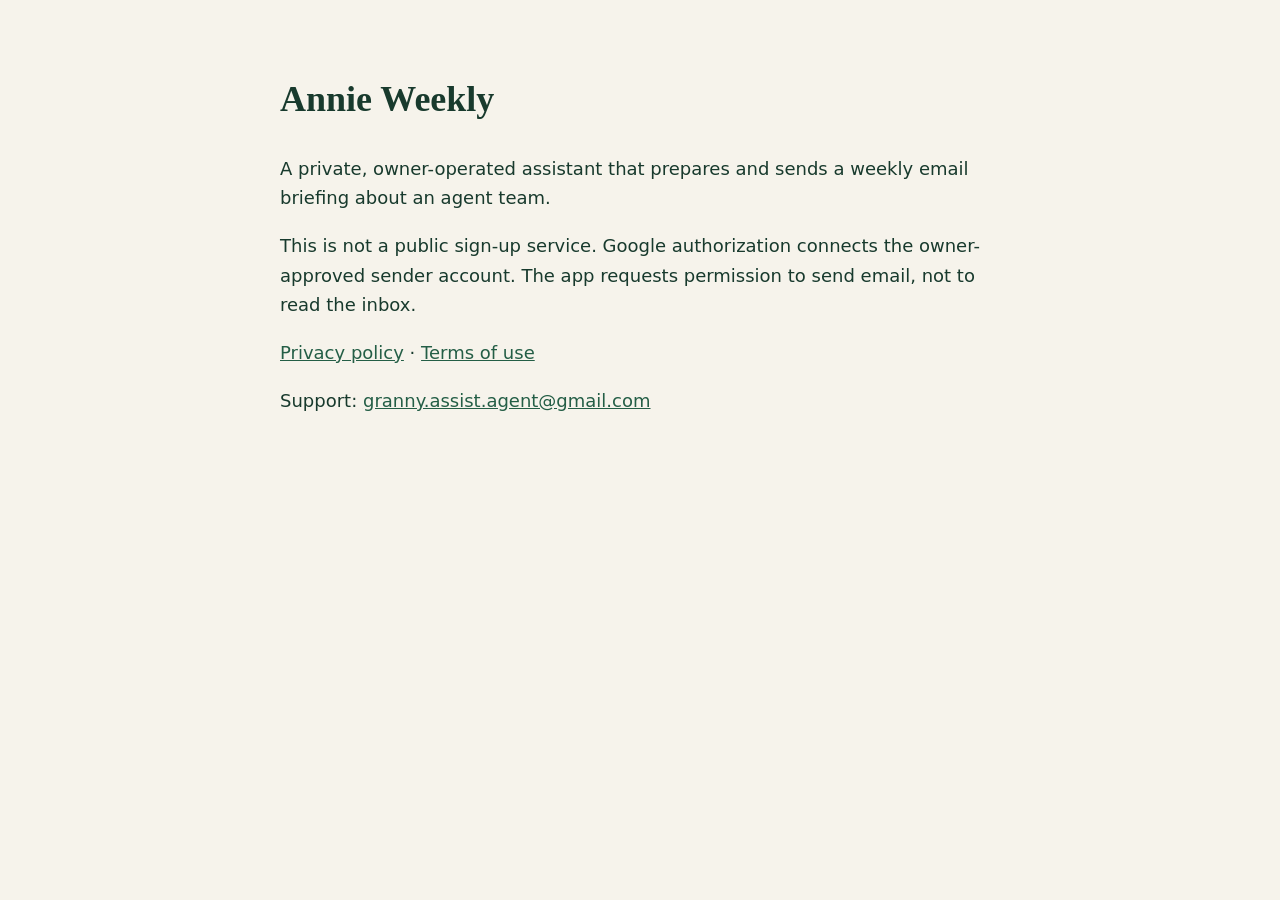
<file: annie-weekly/index.html>
<!doctype html><html lang="en"><meta charset="utf-8"><meta name="viewport" content="width=device-width,initial-scale=1"><title>Annie Weekly — Annie Weekly</title><style>body{max-width:720px;margin:70px auto;padding:0 24px;background:#f6f3eb;color:#183a2d;font:18px/1.65 system-ui}h1,h2{font-family:Georgia,serif}a{color:#245e46}</style><main><h1>Annie Weekly</h1><p>A private, owner-operated assistant that prepares and sends a weekly email briefing about an agent team.</p><p>This is not a public sign-up service. Google authorization connects the owner-approved sender account. The app requests permission to send email, not to read the inbox.</p><p><a href="privacy.html">Privacy policy</a> · <a href="terms.html">Terms of use</a></p><p>Support: <a href="mailto:granny.assist.agent@gmail.com">granny.assist.agent@gmail.com</a></p></main></html>
</file>
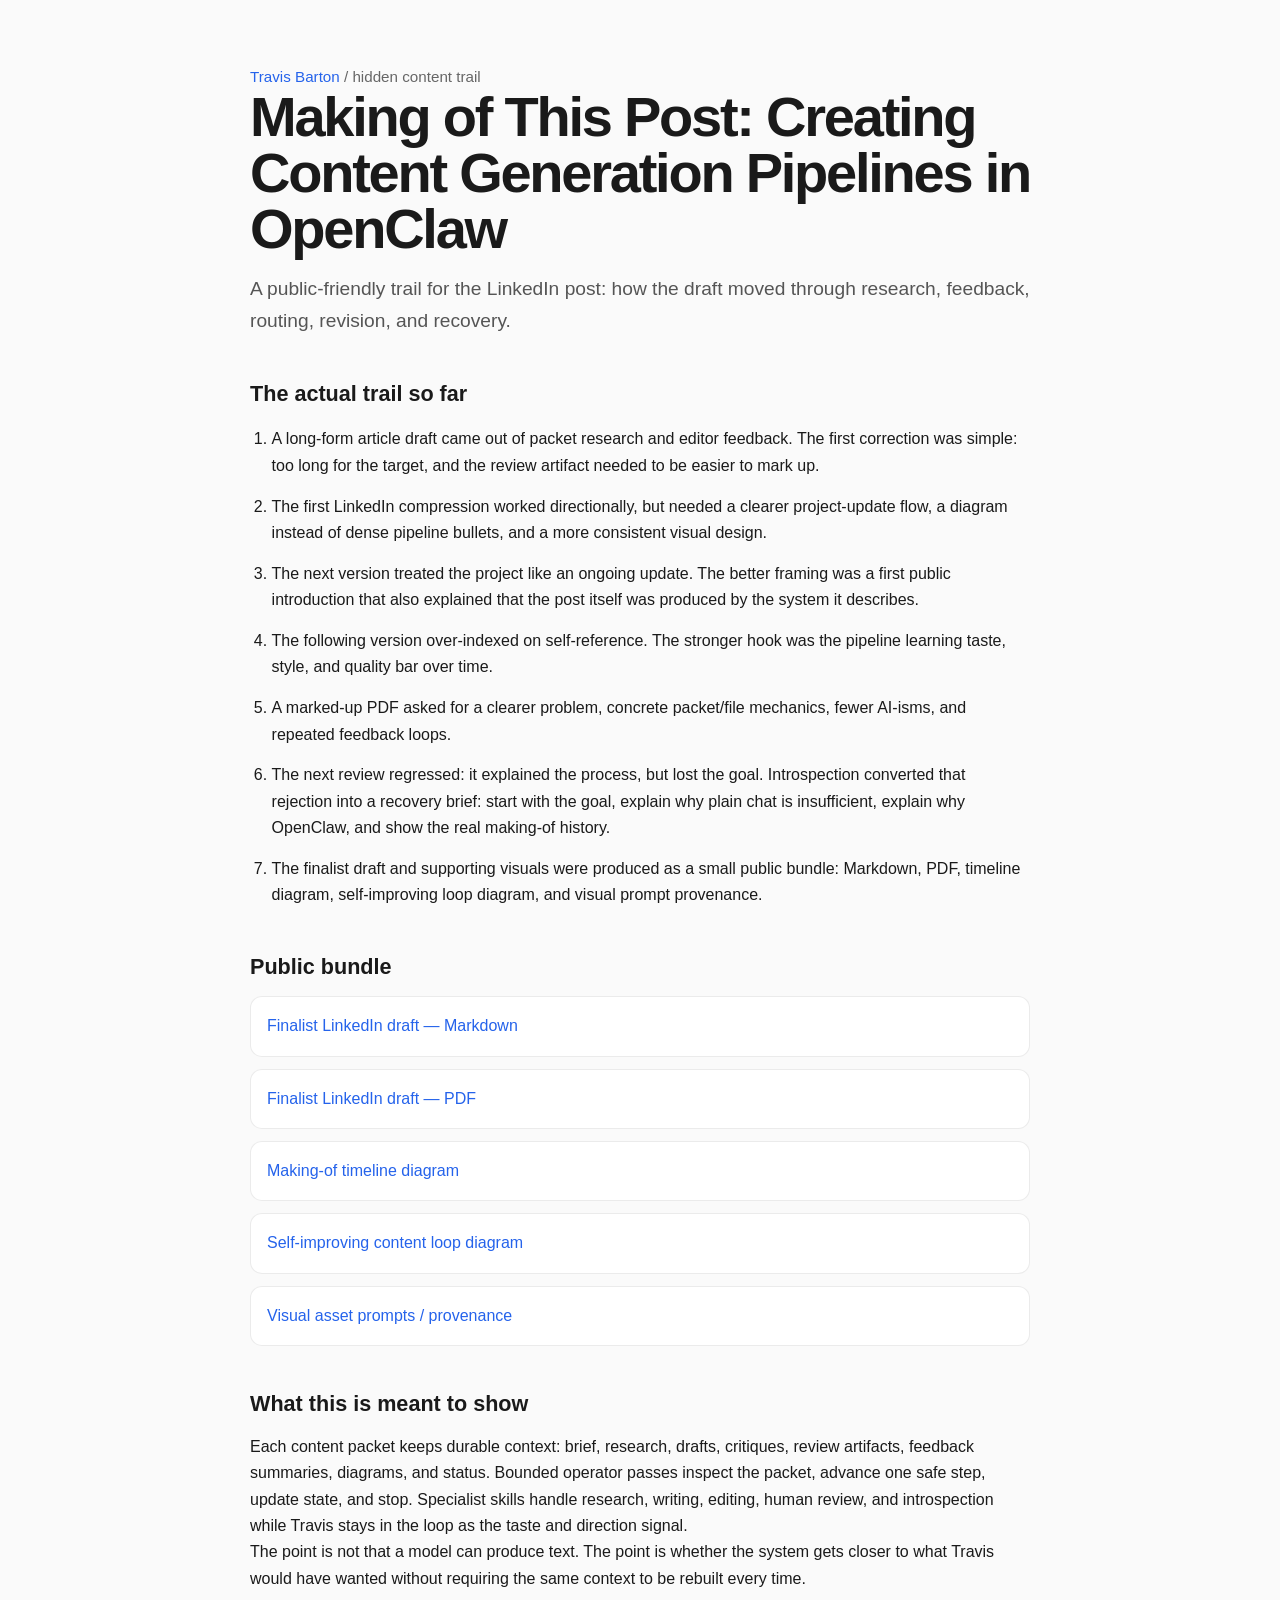
<file: content/openclaw-content-pipeline/making-of-this-post/index.html>
<!DOCTYPE html>
<html lang="en">
<head>
    <meta charset="UTF-8">
    <meta name="viewport" content="width=device-width, initial-scale=1.0">
    <meta name="robots" content="noindex">
    <title>Making of This Post | OpenClaw Content Pipeline</title>
    <link rel="stylesheet" href="/styles.css">
    <style>
        body { background: #fafafa; color: #1a1a1a; }
        .hidden-doc { max-width: 820px; margin: 0 auto; padding: 64px 20px 96px; }
        .hidden-doc h1 { font-size: clamp(2rem, 5vw, 3.5rem); line-height: 1; letter-spacing: -0.04em; margin-bottom: 1rem; }
        .hidden-doc .dek { font-size: 1.2rem; color: #555; margin-bottom: 2rem; }
        .hidden-doc section { margin-top: 2.5rem; }
        .hidden-doc h2 { font-size: 1.35rem; margin-bottom: 0.75rem; }
        .hidden-doc ol { padding-left: 1.35rem; }
        .hidden-doc li { margin: 0.9rem 0; }
        .hidden-doc .asset-list { display: grid; gap: 0.75rem; padding: 0; list-style: none; }
        .hidden-doc .asset-list li { margin: 0; padding: 1rem; background: #fff; border: 1px solid rgba(0,0,0,.08); border-radius: 12px; }
        .hidden-doc .note { color: #666; font-size: 0.95rem; }
    </style>
</head>
<body>
<main class="hidden-doc">
    <p class="note"><a href="/">Travis Barton</a> / hidden content trail</p>
    <h1>Making of This Post: Creating Content Generation Pipelines in OpenClaw</h1>
    <p class="dek">A public-friendly trail for the LinkedIn post: how the draft moved through research, feedback, routing, revision, and recovery.</p>

    <section>
        <h2>The actual trail so far</h2>
        <ol>
            <li>A long-form article draft came out of packet research and editor feedback. The first correction was simple: too long for the target, and the review artifact needed to be easier to mark up.</li>
            <li>The first LinkedIn compression worked directionally, but needed a clearer project-update flow, a diagram instead of dense pipeline bullets, and a more consistent visual design.</li>
            <li>The next version treated the project like an ongoing update. The better framing was a first public introduction that also explained that the post itself was produced by the system it describes.</li>
            <li>The following version over-indexed on self-reference. The stronger hook was the pipeline learning taste, style, and quality bar over time.</li>
            <li>A marked-up PDF asked for a clearer problem, concrete packet/file mechanics, fewer AI-isms, and repeated feedback loops.</li>
            <li>The next review regressed: it explained the process, but lost the goal. Introspection converted that rejection into a recovery brief: start with the goal, explain why plain chat is insufficient, explain why OpenClaw, and show the real making-of history.</li>
            <li>The finalist draft and supporting visuals were produced as a small public bundle: Markdown, PDF, timeline diagram, self-improving loop diagram, and visual prompt provenance.</li>
        </ol>
    </section>

    <section>
        <h2>Public bundle</h2>
        <ul class="asset-list">
            <li><a href="../finalist-linkedin-draft.md">Finalist LinkedIn draft — Markdown</a></li>
            <li><a href="../finalist-linkedin-draft.pdf">Finalist LinkedIn draft — PDF</a></li>
            <li><a href="../making-of-timeline-diagram.png">Making-of timeline diagram</a></li>
            <li><a href="../self-improving-content-loop-diagram.png">Self-improving content loop diagram</a></li>
            <li><a href="../visual-asset-prompts.md">Visual asset prompts / provenance</a></li>
        </ul>
    </section>

    <section>
        <h2>What this is meant to show</h2>
        <p>Each content packet keeps durable context: brief, research, drafts, critiques, review artifacts, feedback summaries, diagrams, and status. Bounded operator passes inspect the packet, advance one safe step, update state, and stop. Specialist skills handle research, writing, editing, human review, and introspection while Travis stays in the loop as the taste and direction signal.</p>
        <p>The point is not that a model can produce text. The point is whether the system gets closer to what Travis would have wanted without requiring the same context to be rebuilt every time.</p>
    </section>
</main>
</body>
</html>
</file>
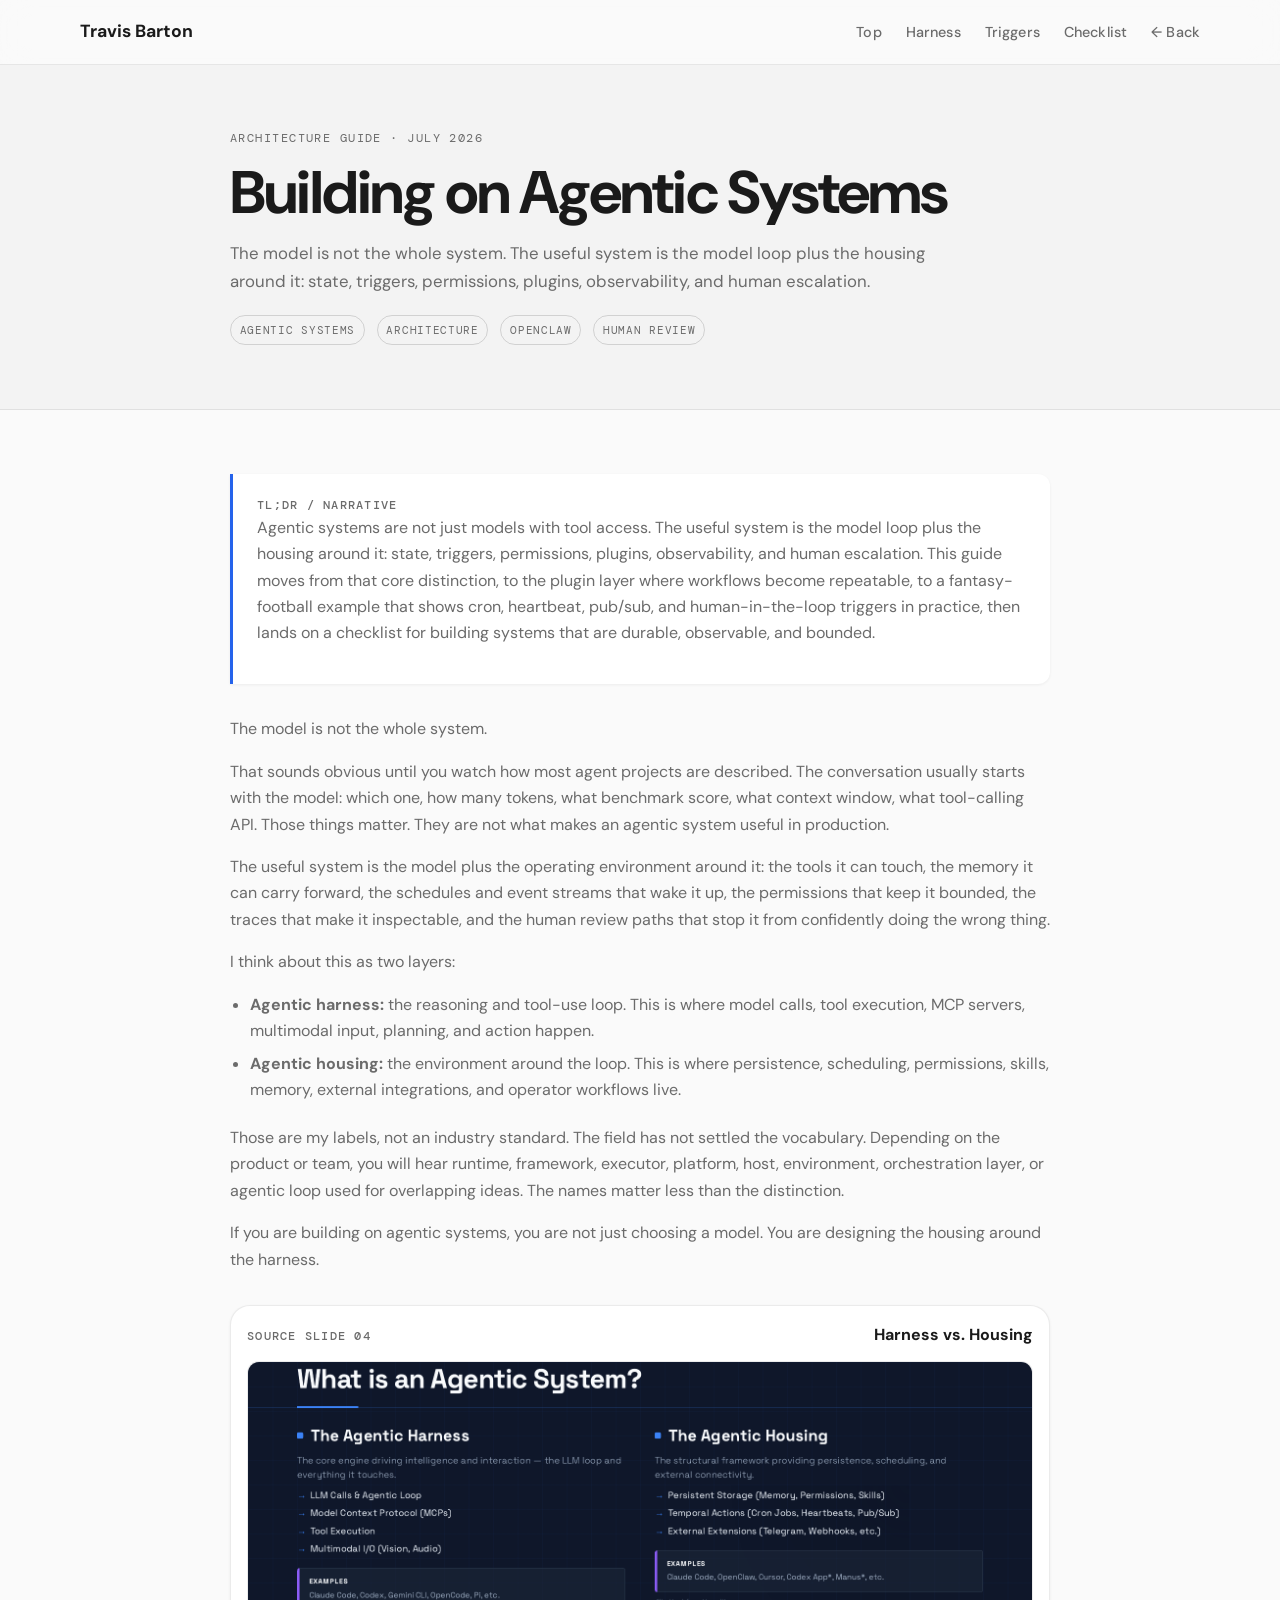
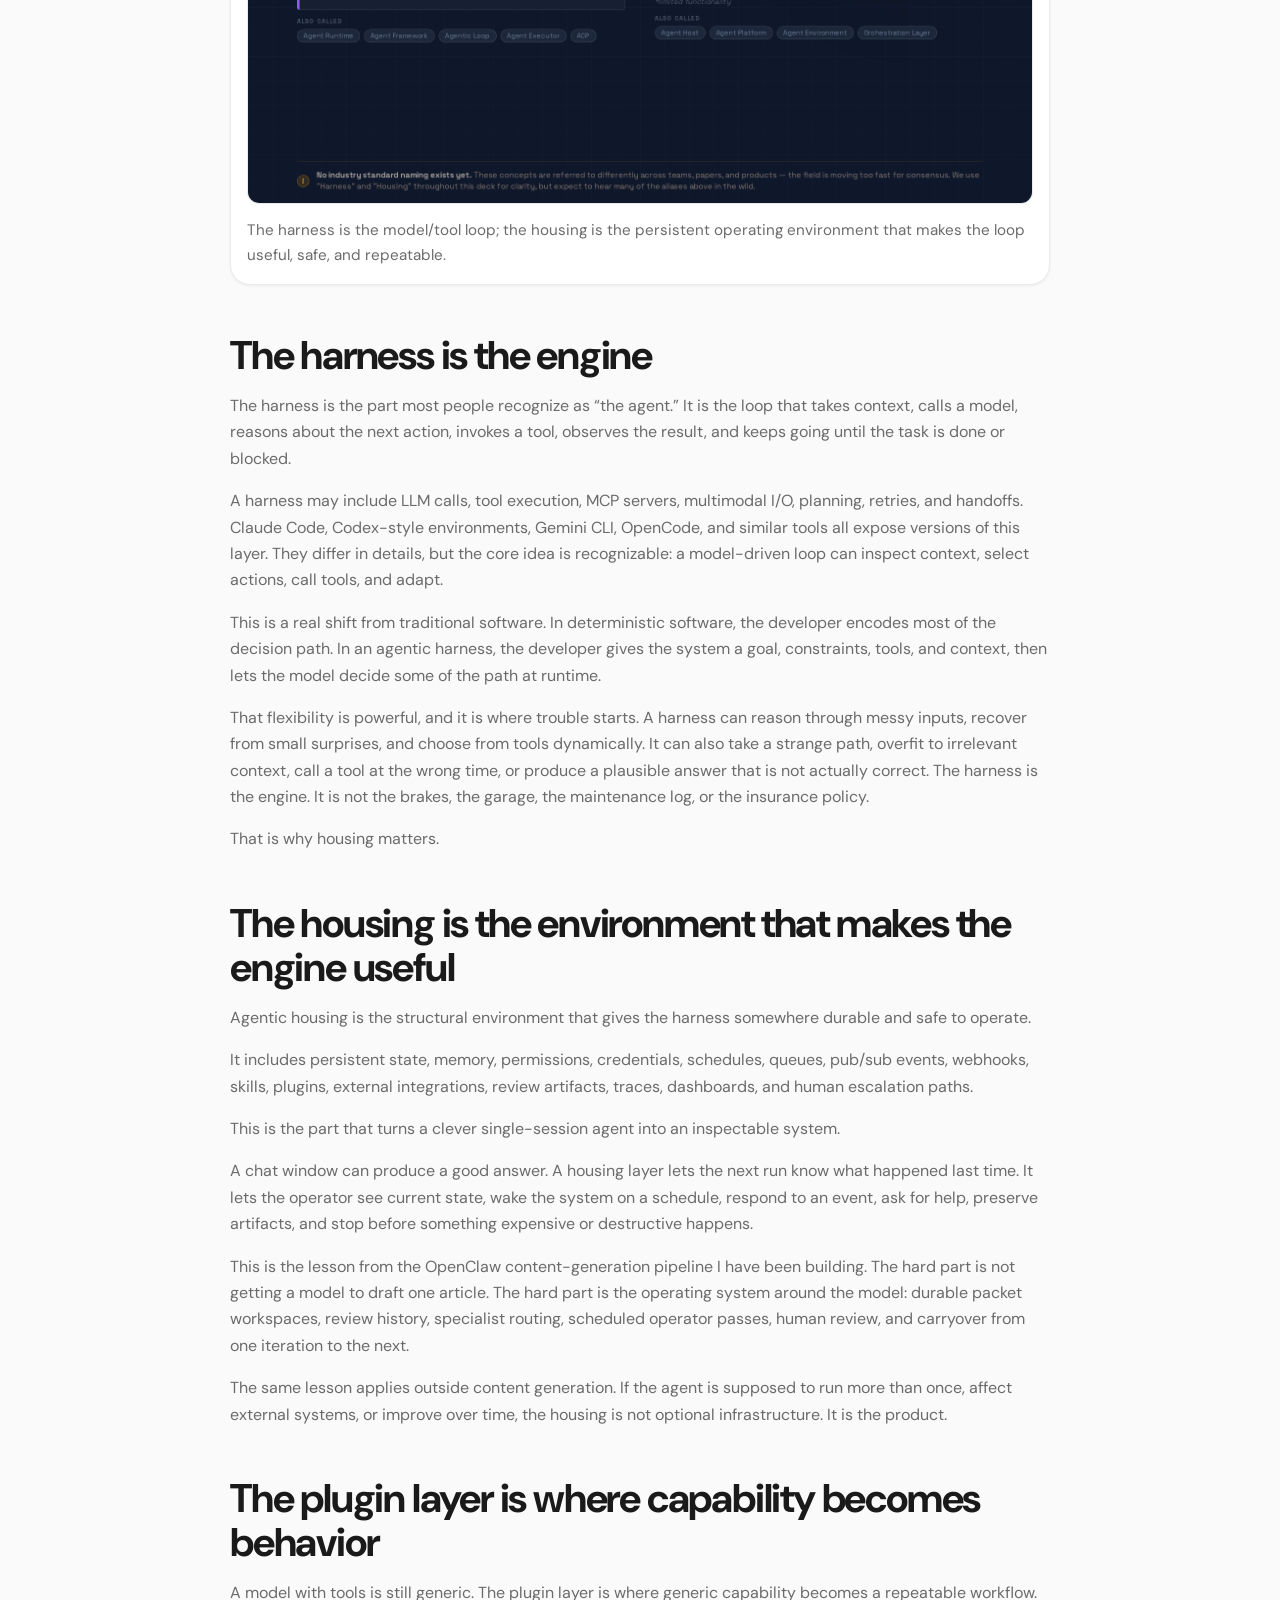
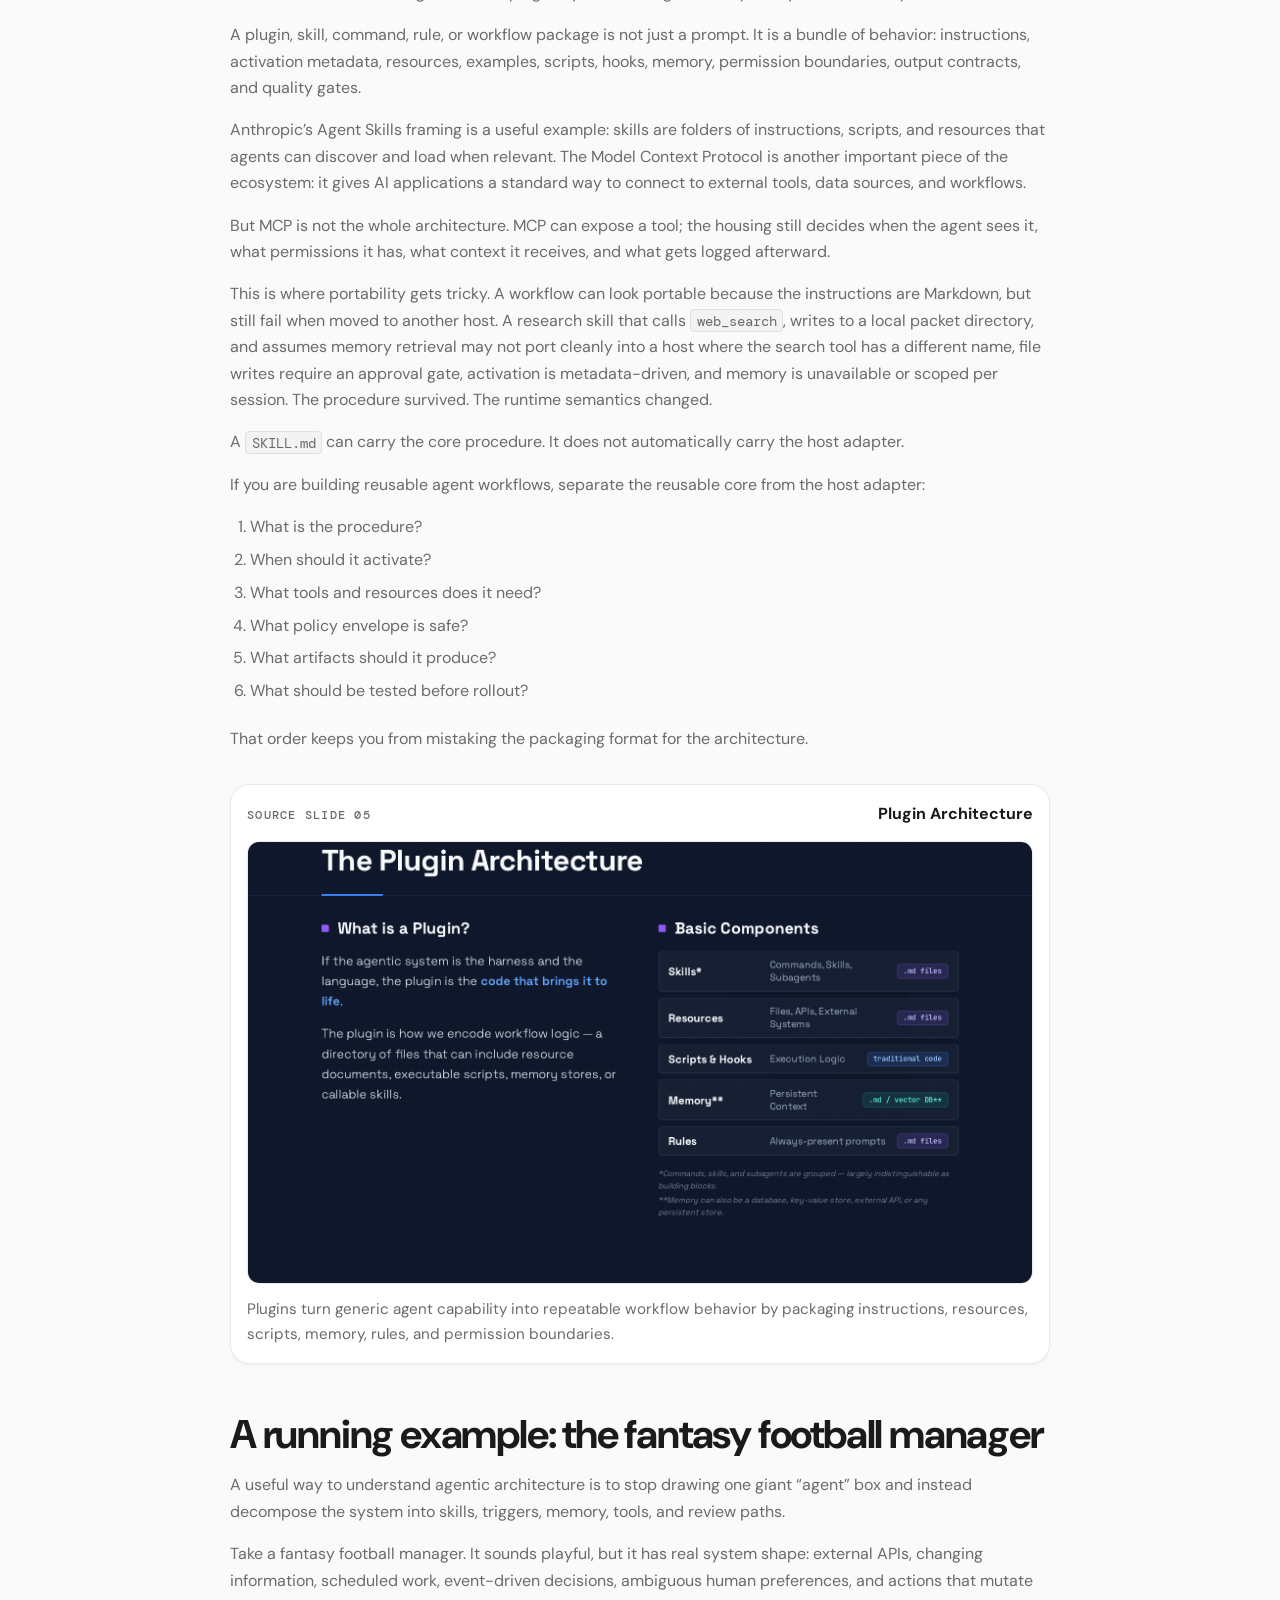
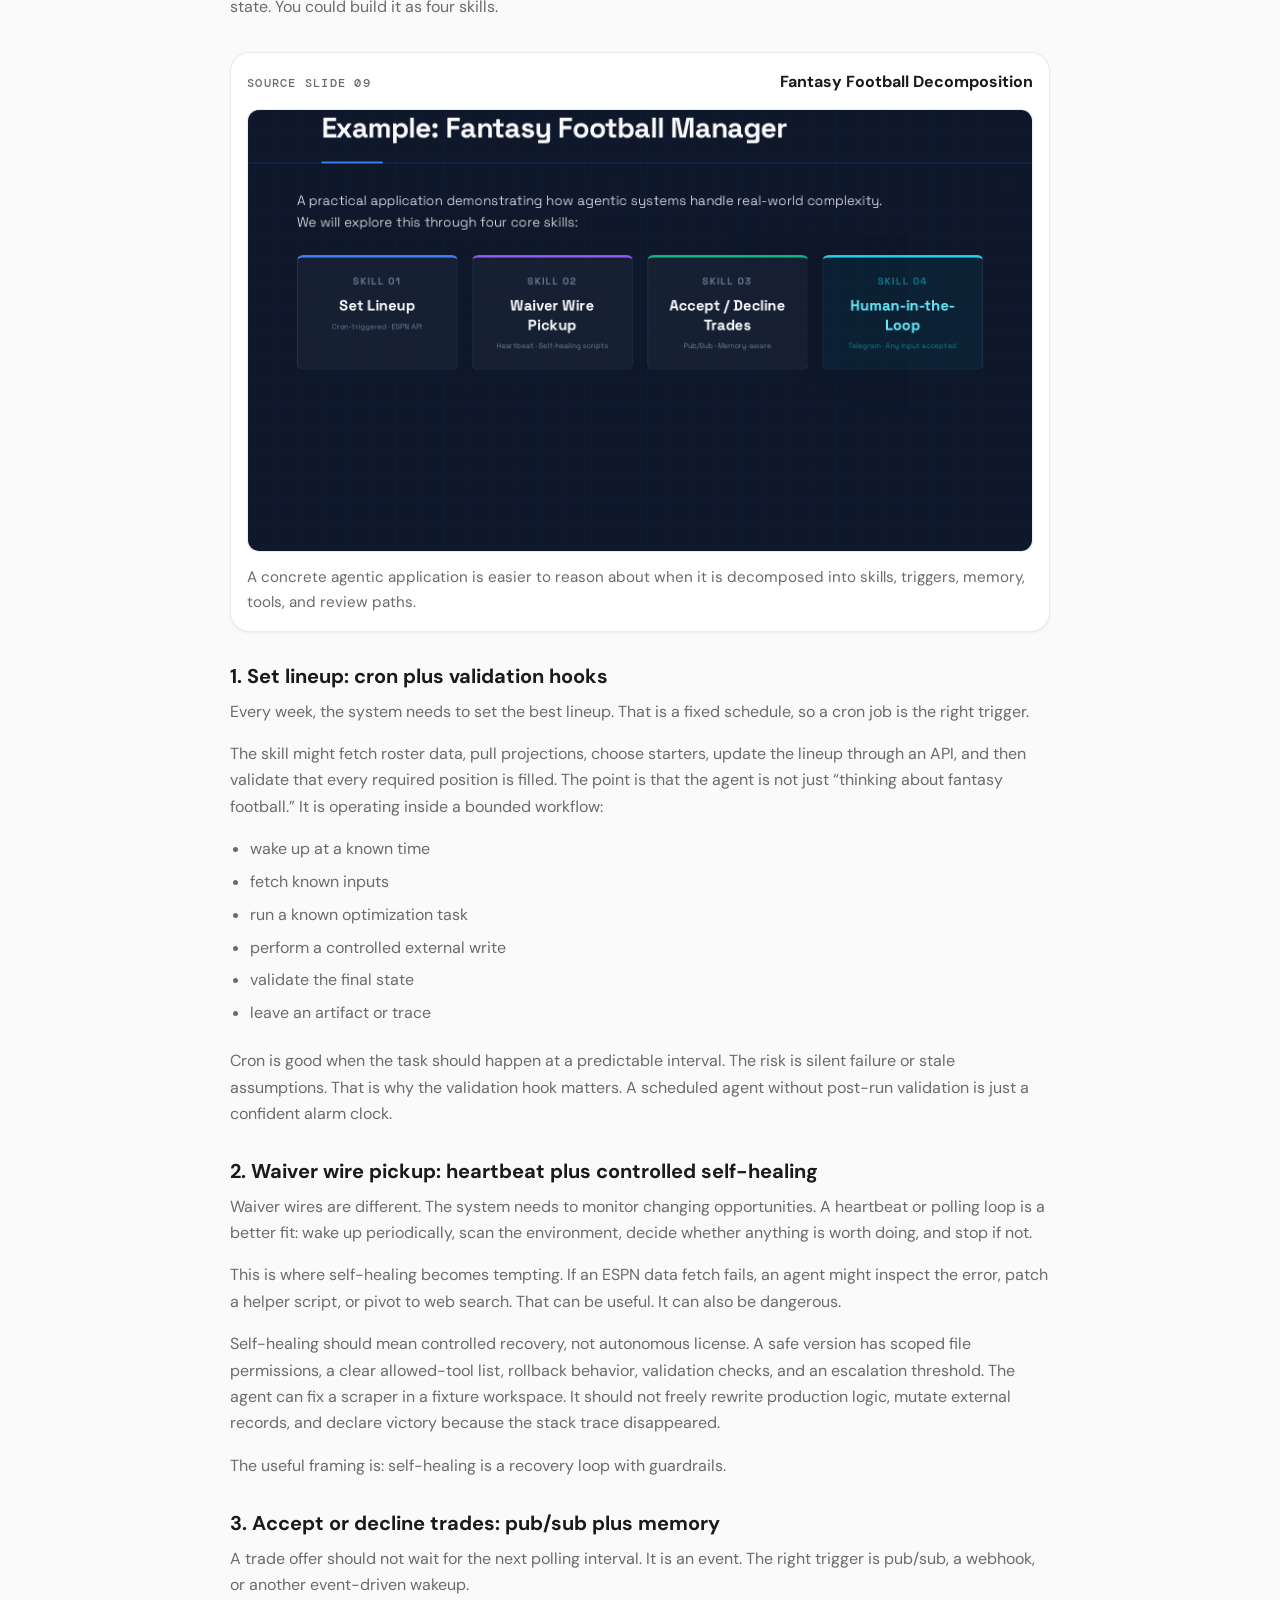
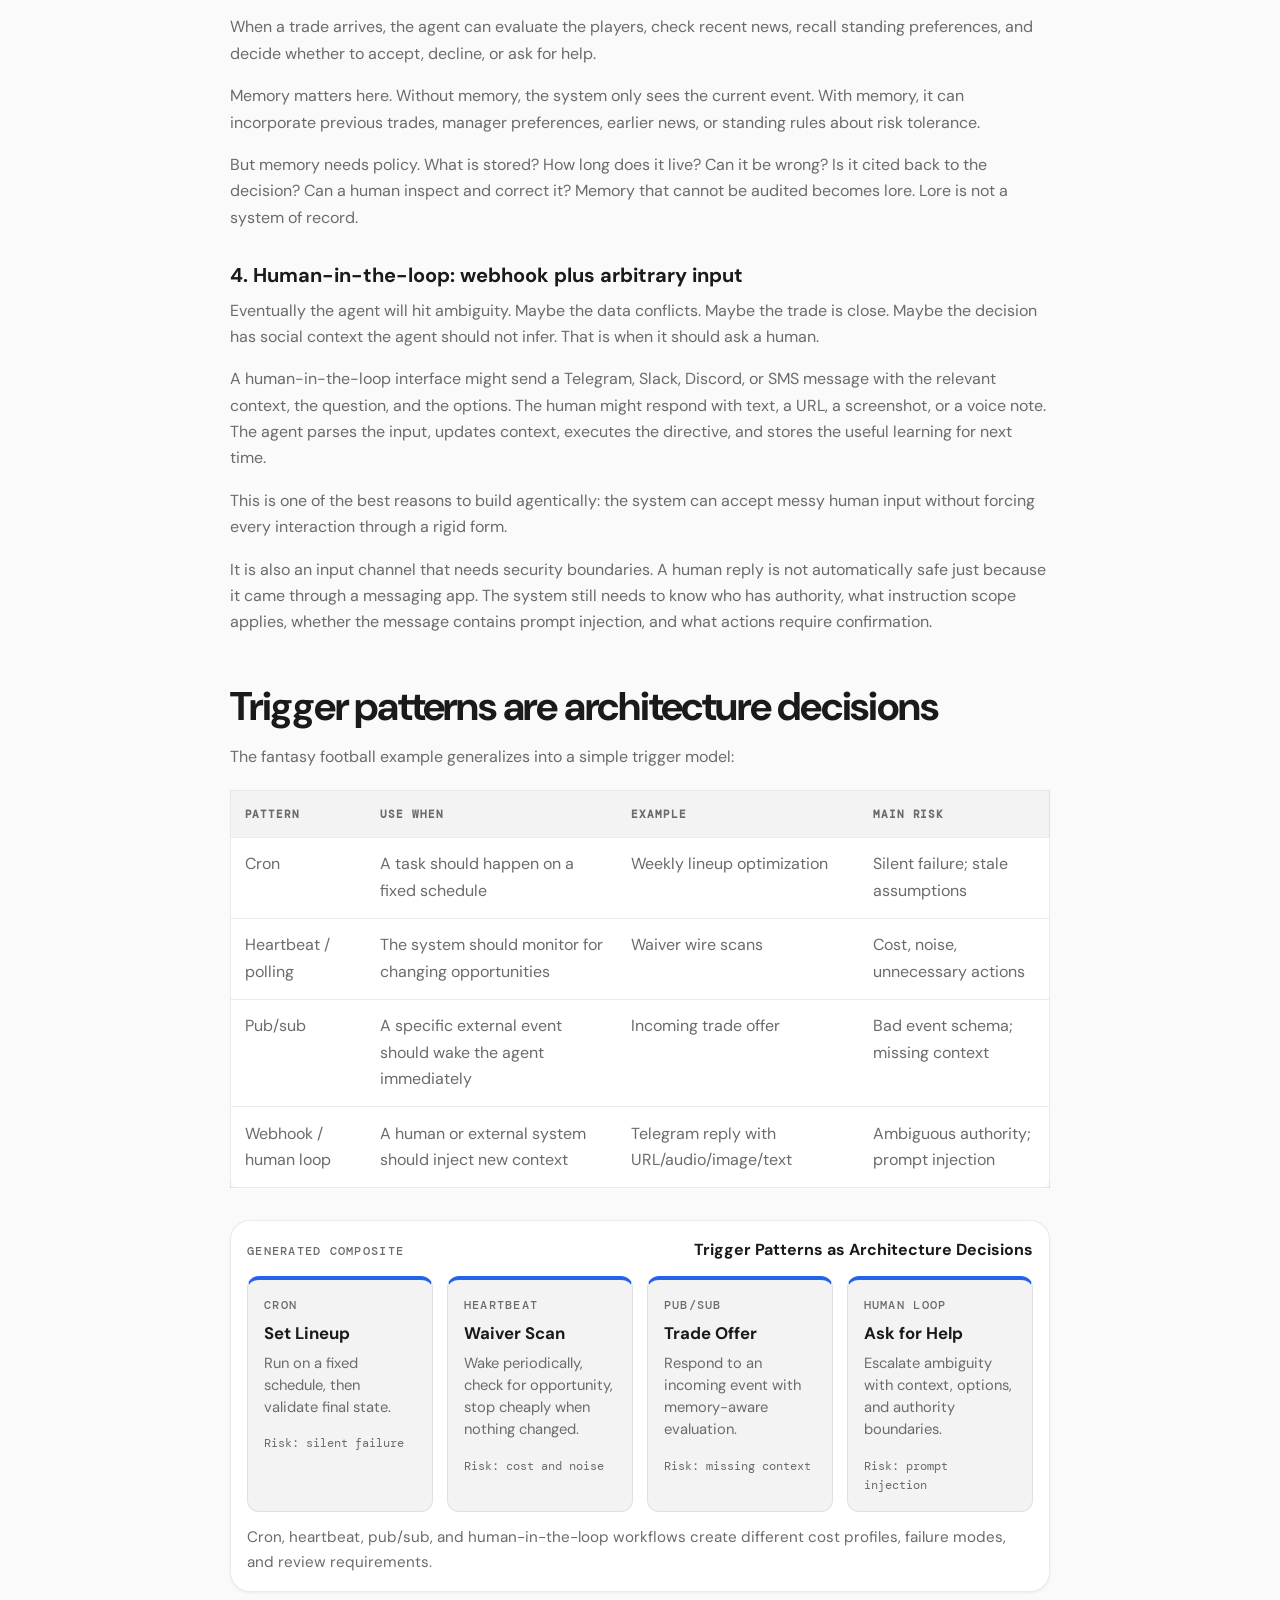
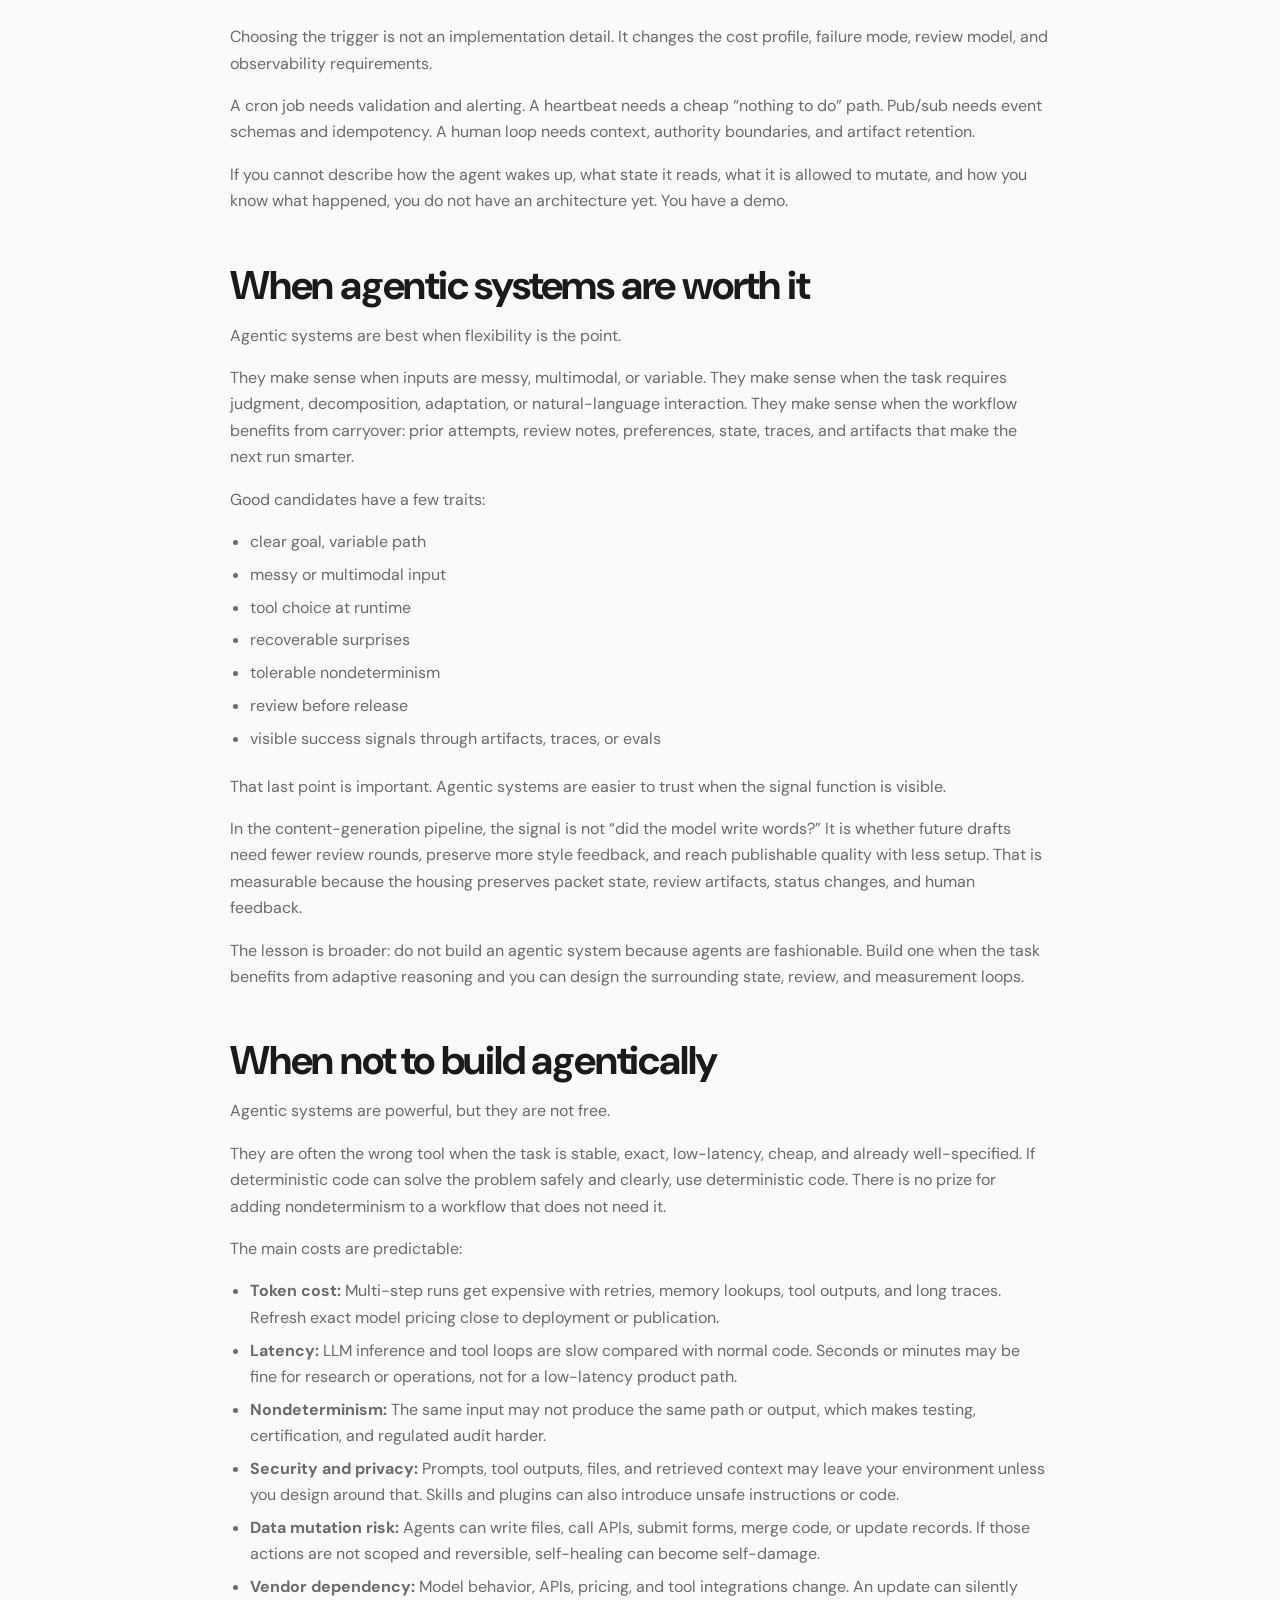
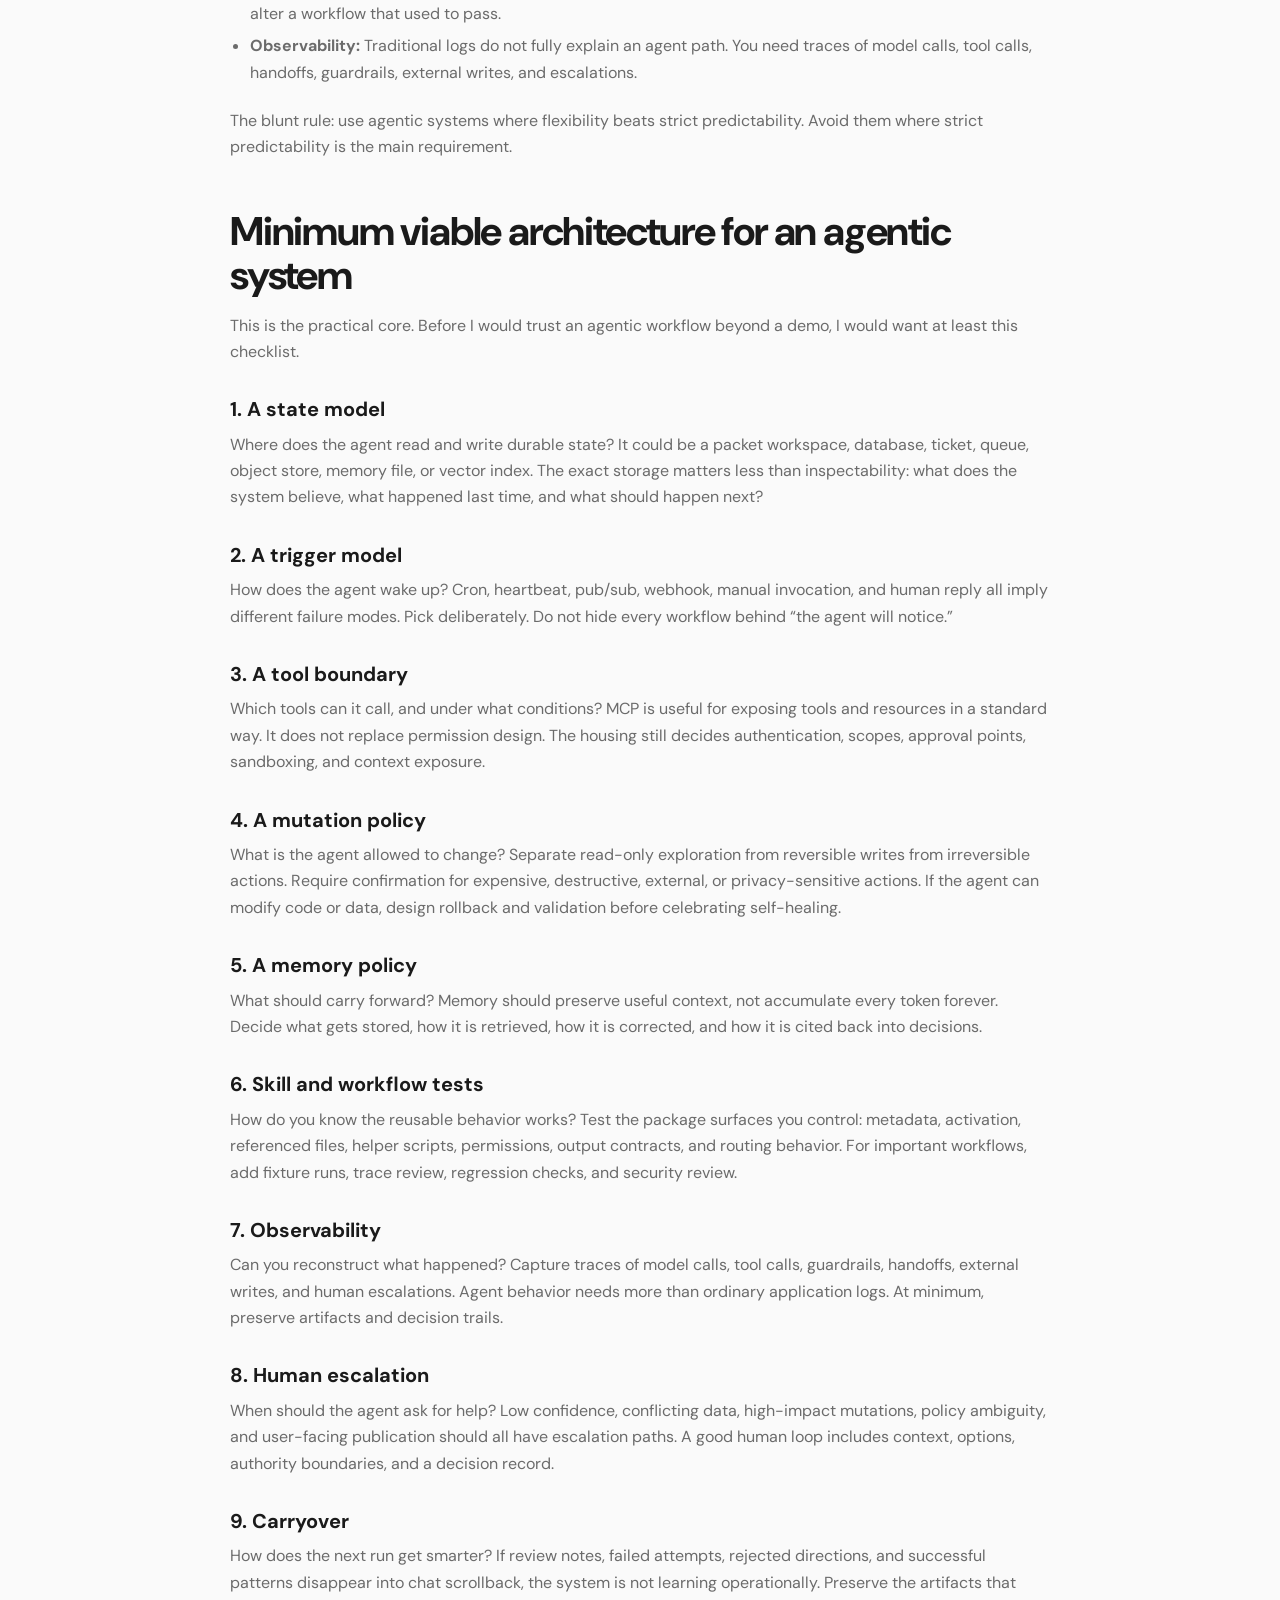
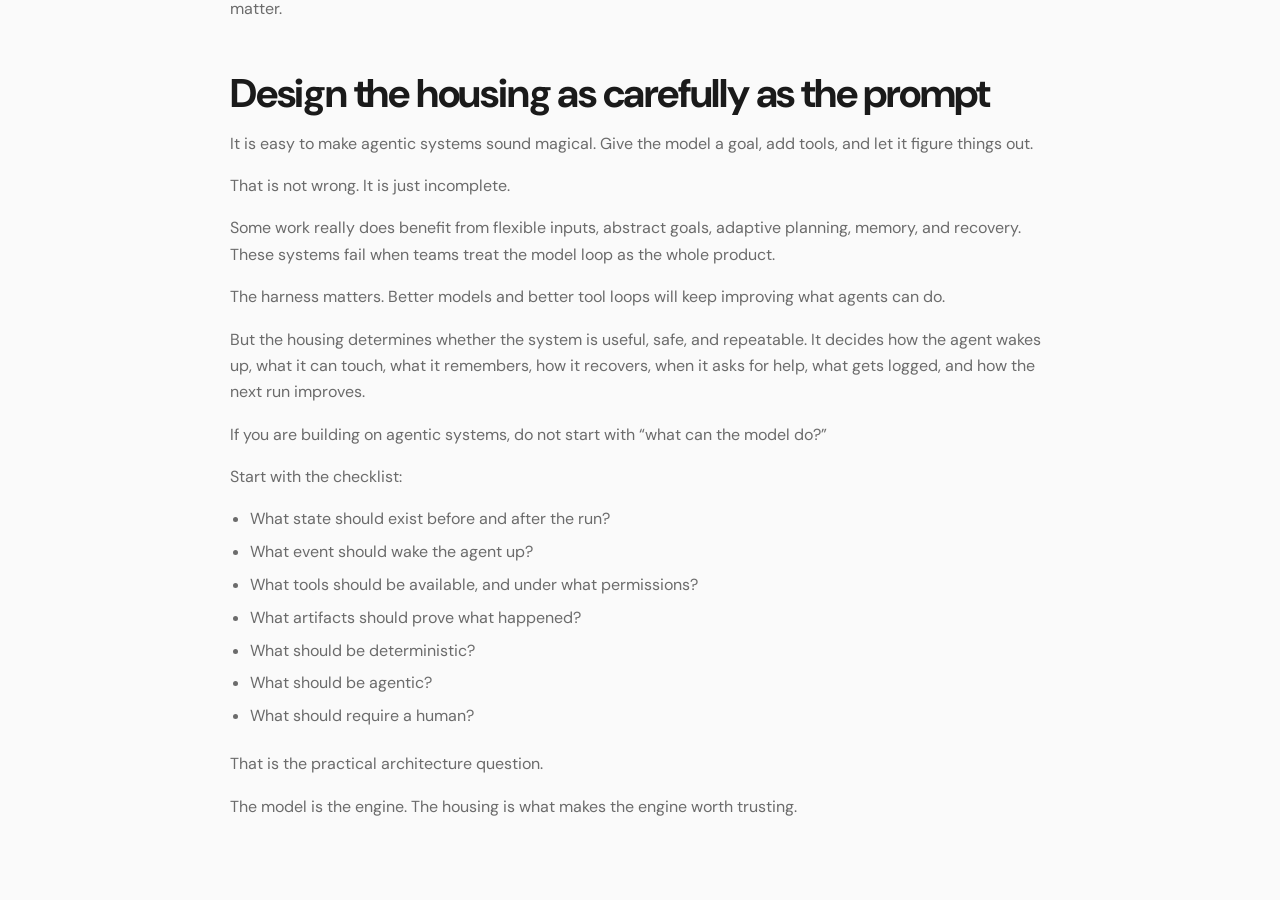
<file: building-on-agentic-systems.html>
<!DOCTYPE html>
<html lang="en">
<head>
    <meta charset="UTF-8">
    <meta name="viewport" content="width=device-width, initial-scale=1.0">
    <meta name="description" content="A practical architecture guide to agentic systems: harnesses, housing, triggers, plugins, memory, guardrails, observability, and human review.">
    <meta property="og:type" content="article">
    <meta property="og:url" content="https://www.travisbarton.com/building-on-agentic-systems.html">
    <meta property="og:title" content="Building on Agentic Systems | Travis Barton">
    <meta property="og:description" content="The model is not the whole system. The useful system is the model loop plus the housing around it: state, triggers, permissions, plugins, observability, and human escalation.">
    <meta property="og:image" content="https://www.travisbarton.com/images/building-on-agentic-systems/slide-04.png">
    <meta name="twitter:card" content="summary_large_image">
    <title>Building on Agentic Systems | Travis Barton</title>
    <link rel="apple-touch-icon" sizes="180x180" href="favicon/apple-touch-icon.png">
    <link rel="icon" type="image/png" sizes="32x32" href="favicon/favicon-32x32.png">
    <link rel="icon" type="image/png" sizes="16x16" href="favicon/favicon-16x16.png">
    <link rel="manifest" href="favicon/site.webmanifest">
    <link rel="shortcut icon" href="favicon/favicon.ico">
    <link rel="stylesheet" href="styles.css">
    <link rel="preconnect" href="https://fonts.googleapis.com">
    <link rel="preconnect" href="https://fonts.gstatic.com" crossorigin>
    <link href="https://fonts.googleapis.com/css2?family=DM+Sans:ital,opsz,wght@0,9..40,400;0,9..40,500;0,9..40,700;1,9..40,400&family=DM+Mono:wght@400;500&display=swap" rel="stylesheet">
</head>
<body class="project-body">
    <nav class="navbar">
        <div class="nav-container">
            <div class="nav-logo"><a href="index.html">Travis Barton</a></div>
            <ul class="nav-menu">
                <li><a href="#top" class="nav-link">Top</a></li>
                <li><a href="#harness" class="nav-link">Harness</a></li>
                <li><a href="#triggers" class="nav-link">Triggers</a></li>
                <li><a href="#checklist" class="nav-link">Checklist</a></li>
                <li><a href="index.html#writing" class="nav-link">&larr; Back</a></li>
            </ul>
        </div>
    </nav>

    <section id="top" class="section article-hero agentic-hero">
        <div class="container article-container">
            <p class="article-kicker">Architecture guide &middot; July 2026</p>
            <h1 class="article-title">Building on Agentic Systems</h1>
            <p class="article-subtitle">The model is not the whole system. The useful system is the model loop plus the housing around it: state, triggers, permissions, plugins, observability, and human escalation.</p>
            <div class="article-meta">
                <span class="meta-pill">Agentic systems</span>
                <span class="meta-pill">Architecture</span>
                <span class="meta-pill">OpenClaw</span>
                <span class="meta-pill">Human review</span>
            </div>
        </div>
    </section>

    <main class="section article-section agentic-system-article">
        <article class="container article-container">
<section class="tldr"><div class="label">TL;DR / Narrative</div><p>Agentic systems are not just models with tool access. The useful system is the model loop plus the housing around it: state, triggers, permissions, plugins, observability, and human escalation. This guide moves from that core distinction, to the plugin layer where workflows become repeatable, to a fantasy-football example that shows cron, heartbeat, pub/sub, and human-in-the-loop triggers in practice, then lands on a checklist for building systems that are durable, observable, and bounded.</p></section><p>The model is not the whole system.</p>
<p>That sounds obvious until you watch how most agent projects are described. The conversation usually starts with the model: which one, how many tokens, what benchmark score, what context window, what tool-calling API. Those things matter. They are not what makes an agentic system useful in production.</p>
<p>The useful system is the model plus the operating environment around it: the tools it can touch, the memory it can carry forward, the schedules and event streams that wake it up, the permissions that keep it bounded, the traces that make it inspectable, and the human review paths that stop it from confidently doing the wrong thing.</p>
<p>I think about this as two layers:</p>
<ul><li><strong>Agentic harness:</strong> the reasoning and tool-use loop. This is where model calls, tool execution, MCP servers, multimodal input, planning, and action happen.</li><li><strong>Agentic housing:</strong> the environment around the loop. This is where persistence, scheduling, permissions, skills, memory, external integrations, and operator workflows live.</li></ul>
<p>Those are my labels, not an industry standard. The field has not settled the vocabulary. Depending on the product or team, you will hear runtime, framework, executor, platform, host, environment, orchestration layer, or agentic loop used for overlapping ideas. The names matter less than the distinction.</p>
<p>If you are building on agentic systems, you are not just choosing a model. You are designing the housing around the harness.</p>
<figure class="figure-card"><div class="figure-meta"><span>Source slide 04</span><strong>Harness vs. Housing</strong></div><img src="images/building-on-agentic-systems/slide-04.png" alt="Two-column architecture diagram comparing an agentic harness with agentic housing." loading="lazy"><figcaption>The harness is the model/tool loop; the housing is the persistent operating environment that makes the loop useful, safe, and repeatable.</figcaption></figure>
<h2 id="harness">The harness is the engine</h2>
<p>The harness is the part most people recognize as &ldquo;the agent.&rdquo; It is the loop that takes context, calls a model, reasons about the next action, invokes a tool, observes the result, and keeps going until the task is done or blocked.</p>
<p>A harness may include LLM calls, tool execution, MCP servers, multimodal I/O, planning, retries, and handoffs. Claude Code, Codex-style environments, Gemini CLI, OpenCode, and similar tools all expose versions of this layer. They differ in details, but the core idea is recognizable: a model-driven loop can inspect context, select actions, call tools, and adapt.</p>
<p>This is a real shift from traditional software. In deterministic software, the developer encodes most of the decision path. In an agentic harness, the developer gives the system a goal, constraints, tools, and context, then lets the model decide some of the path at runtime.</p>
<p>That flexibility is powerful, and it is where trouble starts. A harness can reason through messy inputs, recover from small surprises, and choose from tools dynamically. It can also take a strange path, overfit to irrelevant context, call a tool at the wrong time, or produce a plausible answer that is not actually correct. The harness is the engine. It is not the brakes, the garage, the maintenance log, or the insurance policy.</p>
<p>That is why housing matters.</p>
<h2>The housing is the environment that makes the engine useful</h2>
<p>Agentic housing is the structural environment that gives the harness somewhere durable and safe to operate.</p>
<p>It includes persistent state, memory, permissions, credentials, schedules, queues, pub/sub events, webhooks, skills, plugins, external integrations, review artifacts, traces, dashboards, and human escalation paths.</p>
<p>This is the part that turns a clever single-session agent into an inspectable system.</p>
<p>A chat window can produce a good answer. A housing layer lets the next run know what happened last time. It lets the operator see current state, wake the system on a schedule, respond to an event, ask for help, preserve artifacts, and stop before something expensive or destructive happens.</p>
<p>This is the lesson from the OpenClaw content-generation pipeline I have been building. The hard part is not getting a model to draft one article. The hard part is the operating system around the model: durable packet workspaces, review history, specialist routing, scheduled operator passes, human review, and carryover from one iteration to the next.</p>
<p>The same lesson applies outside content generation. If the agent is supposed to run more than once, affect external systems, or improve over time, the housing is not optional infrastructure. It is the product.</p>
<h2>The plugin layer is where capability becomes behavior</h2>
<p>A model with tools is still generic. The plugin layer is where generic capability becomes a repeatable workflow.</p>
<p>A plugin, skill, command, rule, or workflow package is not just a prompt. It is a bundle of behavior: instructions, activation metadata, resources, examples, scripts, hooks, memory, permission boundaries, output contracts, and quality gates.</p>
<p>Anthropic&rsquo;s Agent Skills framing is a useful example: skills are folders of instructions, scripts, and resources that agents can discover and load when relevant. The Model Context Protocol is another important piece of the ecosystem: it gives AI applications a standard way to connect to external tools, data sources, and workflows.</p>
<p>But MCP is not the whole architecture. MCP can expose a tool; the housing still decides when the agent sees it, what permissions it has, what context it receives, and what gets logged afterward.</p>
<p>This is where portability gets tricky. A workflow can look portable because the instructions are Markdown, but still fail when moved to another host. A research skill that calls <code>web_search</code>, writes to a local packet directory, and assumes memory retrieval may not port cleanly into a host where the search tool has a different name, file writes require an approval gate, activation is metadata-driven, and memory is unavailable or scoped per session. The procedure survived. The runtime semantics changed.</p>
<p>A <code>SKILL.md</code> can carry the core procedure. It does not automatically carry the host adapter.</p>
<p>If you are building reusable agent workflows, separate the reusable core from the host adapter:</p>
<ol><li>What is the procedure?</li><li>When should it activate?</li><li>What tools and resources does it need?</li><li>What policy envelope is safe?</li><li>What artifacts should it produce?</li><li>What should be tested before rollout?</li></ol>
<p>That order keeps you from mistaking the packaging format for the architecture.</p>
<figure class="figure-card"><div class="figure-meta"><span>Source slide 05</span><strong>Plugin Architecture</strong></div><img src="images/building-on-agentic-systems/slide-05.png" alt="Plugin architecture diagram showing skills, resources, scripts and hooks, memory, and rules." loading="lazy"><figcaption>Plugins turn generic agent capability into repeatable workflow behavior by packaging instructions, resources, scripts, memory, rules, and permission boundaries.</figcaption></figure>
<h2>A running example: the fantasy football manager</h2>
<p>A useful way to understand agentic architecture is to stop drawing one giant &ldquo;agent&rdquo; box and instead decompose the system into skills, triggers, memory, tools, and review paths.</p>
<p>Take a fantasy football manager. It sounds playful, but it has real system shape: external APIs, changing information, scheduled work, event-driven decisions, ambiguous human preferences, and actions that mutate state. You could build it as four skills.</p>
<figure class="figure-card"><div class="figure-meta"><span>Source slide 09</span><strong>Fantasy Football Decomposition</strong></div><img src="images/building-on-agentic-systems/slide-09.png" alt="Architecture overview of fantasy football skills, triggers, memory, tools, and review paths." loading="lazy"><figcaption>A concrete agentic application is easier to reason about when it is decomposed into skills, triggers, memory, tools, and review paths.</figcaption></figure>
<h3>1. Set lineup: cron plus validation hooks</h3>
<p>Every week, the system needs to set the best lineup. That is a fixed schedule, so a cron job is the right trigger.</p>
<p>The skill might fetch roster data, pull projections, choose starters, update the lineup through an API, and then validate that every required position is filled. The point is that the agent is not just &ldquo;thinking about fantasy football.&rdquo; It is operating inside a bounded workflow:</p>
<ul><li>wake up at a known time</li><li>fetch known inputs</li><li>run a known optimization task</li><li>perform a controlled external write</li><li>validate the final state</li><li>leave an artifact or trace</li></ul>
<p>Cron is good when the task should happen at a predictable interval. The risk is silent failure or stale assumptions. That is why the validation hook matters. A scheduled agent without post-run validation is just a confident alarm clock.</p>
<h3>2. Waiver wire pickup: heartbeat plus controlled self-healing</h3>
<p>Waiver wires are different. The system needs to monitor changing opportunities. A heartbeat or polling loop is a better fit: wake up periodically, scan the environment, decide whether anything is worth doing, and stop if not.</p>
<p>This is where self-healing becomes tempting. If an ESPN data fetch fails, an agent might inspect the error, patch a helper script, or pivot to web search. That can be useful. It can also be dangerous.</p>
<p>Self-healing should mean controlled recovery, not autonomous license. A safe version has scoped file permissions, a clear allowed-tool list, rollback behavior, validation checks, and an escalation threshold. The agent can fix a scraper in a fixture workspace. It should not freely rewrite production logic, mutate external records, and declare victory because the stack trace disappeared.</p>
<p>The useful framing is: self-healing is a recovery loop with guardrails.</p>
<h3>3. Accept or decline trades: pub/sub plus memory</h3>
<p>A trade offer should not wait for the next polling interval. It is an event. The right trigger is pub/sub, a webhook, or another event-driven wakeup.</p>
<p>When a trade arrives, the agent can evaluate the players, check recent news, recall standing preferences, and decide whether to accept, decline, or ask for help.</p>
<p>Memory matters here. Without memory, the system only sees the current event. With memory, it can incorporate previous trades, manager preferences, earlier news, or standing rules about risk tolerance.</p>
<p>But memory needs policy. What is stored? How long does it live? Can it be wrong? Is it cited back to the decision? Can a human inspect and correct it? Memory that cannot be audited becomes lore. Lore is not a system of record.</p>
<h3>4. Human-in-the-loop: webhook plus arbitrary input</h3>
<p>Eventually the agent will hit ambiguity. Maybe the data conflicts. Maybe the trade is close. Maybe the decision has social context the agent should not infer. That is when it should ask a human.</p>
<p>A human-in-the-loop interface might send a Telegram, Slack, Discord, or SMS message with the relevant context, the question, and the options. The human might respond with text, a URL, a screenshot, or a voice note. The agent parses the input, updates context, executes the directive, and stores the useful learning for next time.</p>
<p>This is one of the best reasons to build agentically: the system can accept messy human input without forcing every interaction through a rigid form.</p>
<p>It is also an input channel that needs security boundaries. A human reply is not automatically safe just because it came through a messaging app. The system still needs to know who has authority, what instruction scope applies, whether the message contains prompt injection, and what actions require confirmation.</p>
<h2 id="triggers">Trigger patterns are architecture decisions</h2>
<p>The fantasy football example generalizes into a simple trigger model:</p>
<div class="article-table"><table><tr><th>Pattern</th><th>Use when</th><th>Example</th><th>Main risk</th></tr><tr><td>Cron</td><td>A task should happen on a fixed schedule</td><td>Weekly lineup optimization</td><td>Silent failure; stale assumptions</td></tr><tr><td>Heartbeat / polling</td><td>The system should monitor for changing opportunities</td><td>Waiver wire scans</td><td>Cost, noise, unnecessary actions</td></tr><tr><td>Pub/sub</td><td>A specific external event should wake the agent immediately</td><td>Incoming trade offer</td><td>Bad event schema; missing context</td></tr><tr><td>Webhook / human loop</td><td>A human or external system should inject new context</td><td>Telegram reply with URL/audio/image/text</td><td>Ambiguous authority; prompt injection</td></tr></table></div>
<section class="figure-card trigger-figure"><div class="figure-meta"><span>Generated composite</span><strong>Trigger Patterns as Architecture Decisions</strong></div><div class="trigger-grid"><div class="trigger-card"><span>Cron</span><h4>Set Lineup</h4><p>Run on a fixed schedule, then validate final state.</p><small>Risk: silent failure</small></div><div class="trigger-card"><span>Heartbeat</span><h4>Waiver Scan</h4><p>Wake periodically, check for opportunity, stop cheaply when nothing changed.</p><small>Risk: cost and noise</small></div><div class="trigger-card"><span>Pub/Sub</span><h4>Trade Offer</h4><p>Respond to an incoming event with memory-aware evaluation.</p><small>Risk: missing context</small></div><div class="trigger-card"><span>Human Loop</span><h4>Ask for Help</h4><p>Escalate ambiguity with context, options, and authority boundaries.</p><small>Risk: prompt injection</small></div></div><p class="caption">Cron, heartbeat, pub/sub, and human-in-the-loop workflows create different cost profiles, failure modes, and review requirements.</p></section>
<p>Choosing the trigger is not an implementation detail. It changes the cost profile, failure mode, review model, and observability requirements.</p>
<p>A cron job needs validation and alerting. A heartbeat needs a cheap &ldquo;nothing to do&rdquo; path. Pub/sub needs event schemas and idempotency. A human loop needs context, authority boundaries, and artifact retention.</p>
<p>If you cannot describe how the agent wakes up, what state it reads, what it is allowed to mutate, and how you know what happened, you do not have an architecture yet. You have a demo.</p>
<h2>When agentic systems are worth it</h2>
<p>Agentic systems are best when flexibility is the point.</p>
<p>They make sense when inputs are messy, multimodal, or variable. They make sense when the task requires judgment, decomposition, adaptation, or natural-language interaction. They make sense when the workflow benefits from carryover: prior attempts, review notes, preferences, state, traces, and artifacts that make the next run smarter.</p>
<p>Good candidates have a few traits:</p>
<ul><li>clear goal, variable path</li><li>messy or multimodal input</li><li>tool choice at runtime</li><li>recoverable surprises</li><li>tolerable nondeterminism</li><li>review before release</li><li>visible success signals through artifacts, traces, or evals</li></ul>
<p>That last point is important. Agentic systems are easier to trust when the signal function is visible.</p>
<p>In the content-generation pipeline, the signal is not &ldquo;did the model write words?&rdquo; It is whether future drafts need fewer review rounds, preserve more style feedback, and reach publishable quality with less setup. That is measurable because the housing preserves packet state, review artifacts, status changes, and human feedback.</p>
<p>The lesson is broader: do not build an agentic system because agents are fashionable. Build one when the task benefits from adaptive reasoning and you can design the surrounding state, review, and measurement loops.</p>
<h2>When not to build agentically</h2>
<p>Agentic systems are powerful, but they are not free.</p>
<p>They are often the wrong tool when the task is stable, exact, low-latency, cheap, and already well-specified. If deterministic code can solve the problem safely and clearly, use deterministic code. There is no prize for adding nondeterminism to a workflow that does not need it.</p>
<p>The main costs are predictable:</p>
<ul><li><strong>Token cost:</strong> Multi-step runs get expensive with retries, memory lookups, tool outputs, and long traces. Refresh exact model pricing close to deployment or publication.</li><li><strong>Latency:</strong> LLM inference and tool loops are slow compared with normal code. Seconds or minutes may be fine for research or operations, not for a low-latency product path.</li><li><strong>Nondeterminism:</strong> The same input may not produce the same path or output, which makes testing, certification, and regulated audit harder.</li><li><strong>Security and privacy:</strong> Prompts, tool outputs, files, and retrieved context may leave your environment unless you design around that. Skills and plugins can also introduce unsafe instructions or code.</li><li><strong>Data mutation risk:</strong> Agents can write files, call APIs, submit forms, merge code, or update records. If those actions are not scoped and reversible, self-healing can become self-damage.</li><li><strong>Vendor dependency:</strong> Model behavior, APIs, pricing, and tool integrations change. An update can silently alter a workflow that used to pass.</li><li><strong>Observability:</strong> Traditional logs do not fully explain an agent path. You need traces of model calls, tool calls, handoffs, guardrails, external writes, and escalations.</li></ul>
<p>The blunt rule: use agentic systems where flexibility beats strict predictability. Avoid them where strict predictability is the main requirement.</p>
<h2 id="checklist">Minimum viable architecture for an agentic system</h2>
<p>This is the practical core. Before I would trust an agentic workflow beyond a demo, I would want at least this checklist.</p>
<h3>1. A state model</h3>
<p>Where does the agent read and write durable state? It could be a packet workspace, database, ticket, queue, object store, memory file, or vector index. The exact storage matters less than inspectability: what does the system believe, what happened last time, and what should happen next?</p>
<h3>2. A trigger model</h3>
<p>How does the agent wake up? Cron, heartbeat, pub/sub, webhook, manual invocation, and human reply all imply different failure modes. Pick deliberately. Do not hide every workflow behind &ldquo;the agent will notice.&rdquo;</p>
<h3>3. A tool boundary</h3>
<p>Which tools can it call, and under what conditions? MCP is useful for exposing tools and resources in a standard way. It does not replace permission design. The housing still decides authentication, scopes, approval points, sandboxing, and context exposure.</p>
<h3>4. A mutation policy</h3>
<p>What is the agent allowed to change? Separate read-only exploration from reversible writes from irreversible actions. Require confirmation for expensive, destructive, external, or privacy-sensitive actions. If the agent can modify code or data, design rollback and validation before celebrating self-healing.</p>
<h3>5. A memory policy</h3>
<p>What should carry forward? Memory should preserve useful context, not accumulate every token forever. Decide what gets stored, how it is retrieved, how it is corrected, and how it is cited back into decisions.</p>
<h3>6. Skill and workflow tests</h3>
<p>How do you know the reusable behavior works? Test the package surfaces you control: metadata, activation, referenced files, helper scripts, permissions, output contracts, and routing behavior. For important workflows, add fixture runs, trace review, regression checks, and security review.</p>
<h3>7. Observability</h3>
<p>Can you reconstruct what happened? Capture traces of model calls, tool calls, guardrails, handoffs, external writes, and human escalations. Agent behavior needs more than ordinary application logs. At minimum, preserve artifacts and decision trails.</p>
<h3>8. Human escalation</h3>
<p>When should the agent ask for help? Low confidence, conflicting data, high-impact mutations, policy ambiguity, and user-facing publication should all have escalation paths. A good human loop includes context, options, authority boundaries, and a decision record.</p>
<h3>9. Carryover</h3>
<p>How does the next run get smarter? If review notes, failed attempts, rejected directions, and successful patterns disappear into chat scrollback, the system is not learning operationally. Preserve the artifacts that matter.</p>
<h2>Design the housing as carefully as the prompt</h2>
<p>It is easy to make agentic systems sound magical. Give the model a goal, add tools, and let it figure things out.</p>
<p>That is not wrong. It is just incomplete.</p>
<p>Some work really does benefit from flexible inputs, abstract goals, adaptive planning, memory, and recovery. These systems fail when teams treat the model loop as the whole product.</p>
<p>The harness matters. Better models and better tool loops will keep improving what agents can do.</p>
<p>But the housing determines whether the system is useful, safe, and repeatable. It decides how the agent wakes up, what it can touch, what it remembers, how it recovers, when it asks for help, what gets logged, and how the next run improves.</p>
<p>If you are building on agentic systems, do not start with &ldquo;what can the model do?&rdquo;</p>
<p>Start with the checklist:</p>
<ul><li>What state should exist before and after the run?</li><li>What event should wake the agent up?</li><li>What tools should be available, and under what permissions?</li><li>What artifacts should prove what happened?</li><li>What should be deterministic?</li><li>What should be agentic?</li><li>What should require a human?</li></ul>
<p>That is the practical architecture question.</p>
<p>The model is the engine. The housing is what makes the engine worth trusting.</p>
        </article>
    </main>
</body>
</html>
</file>
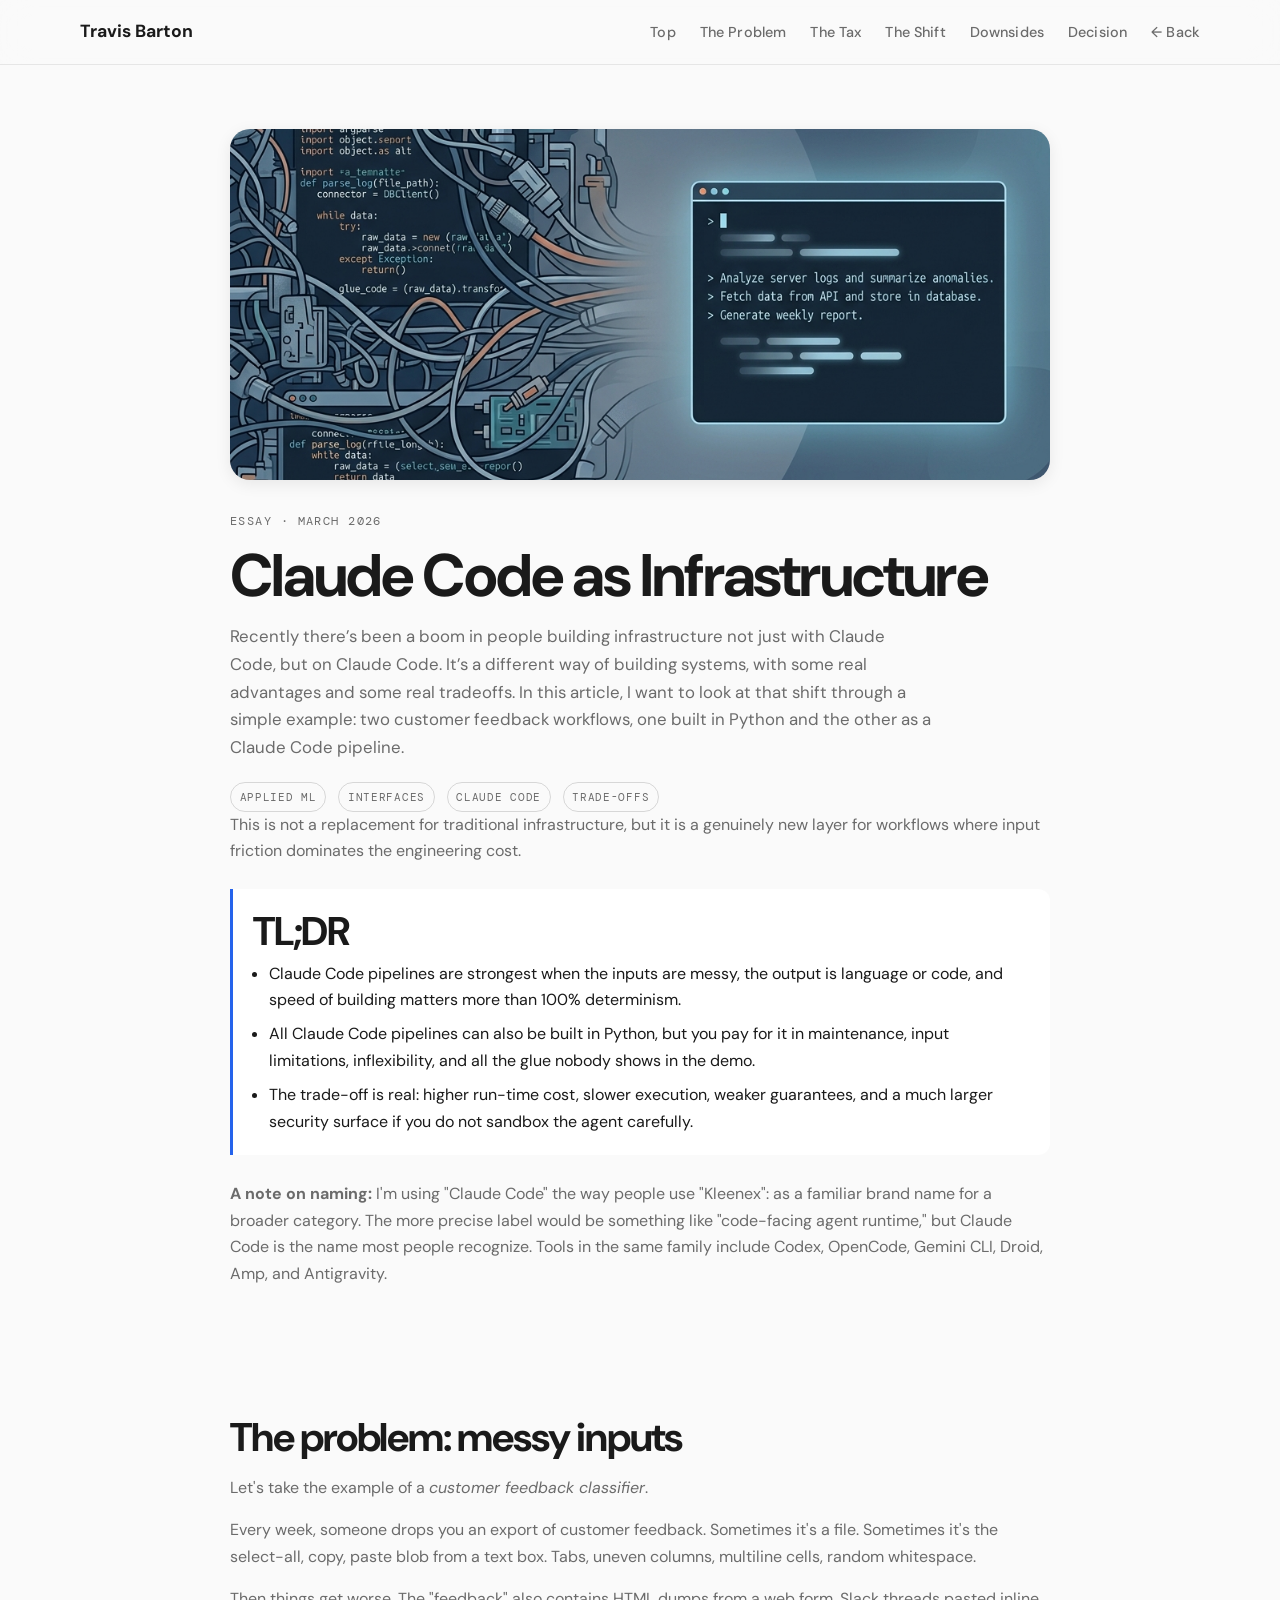
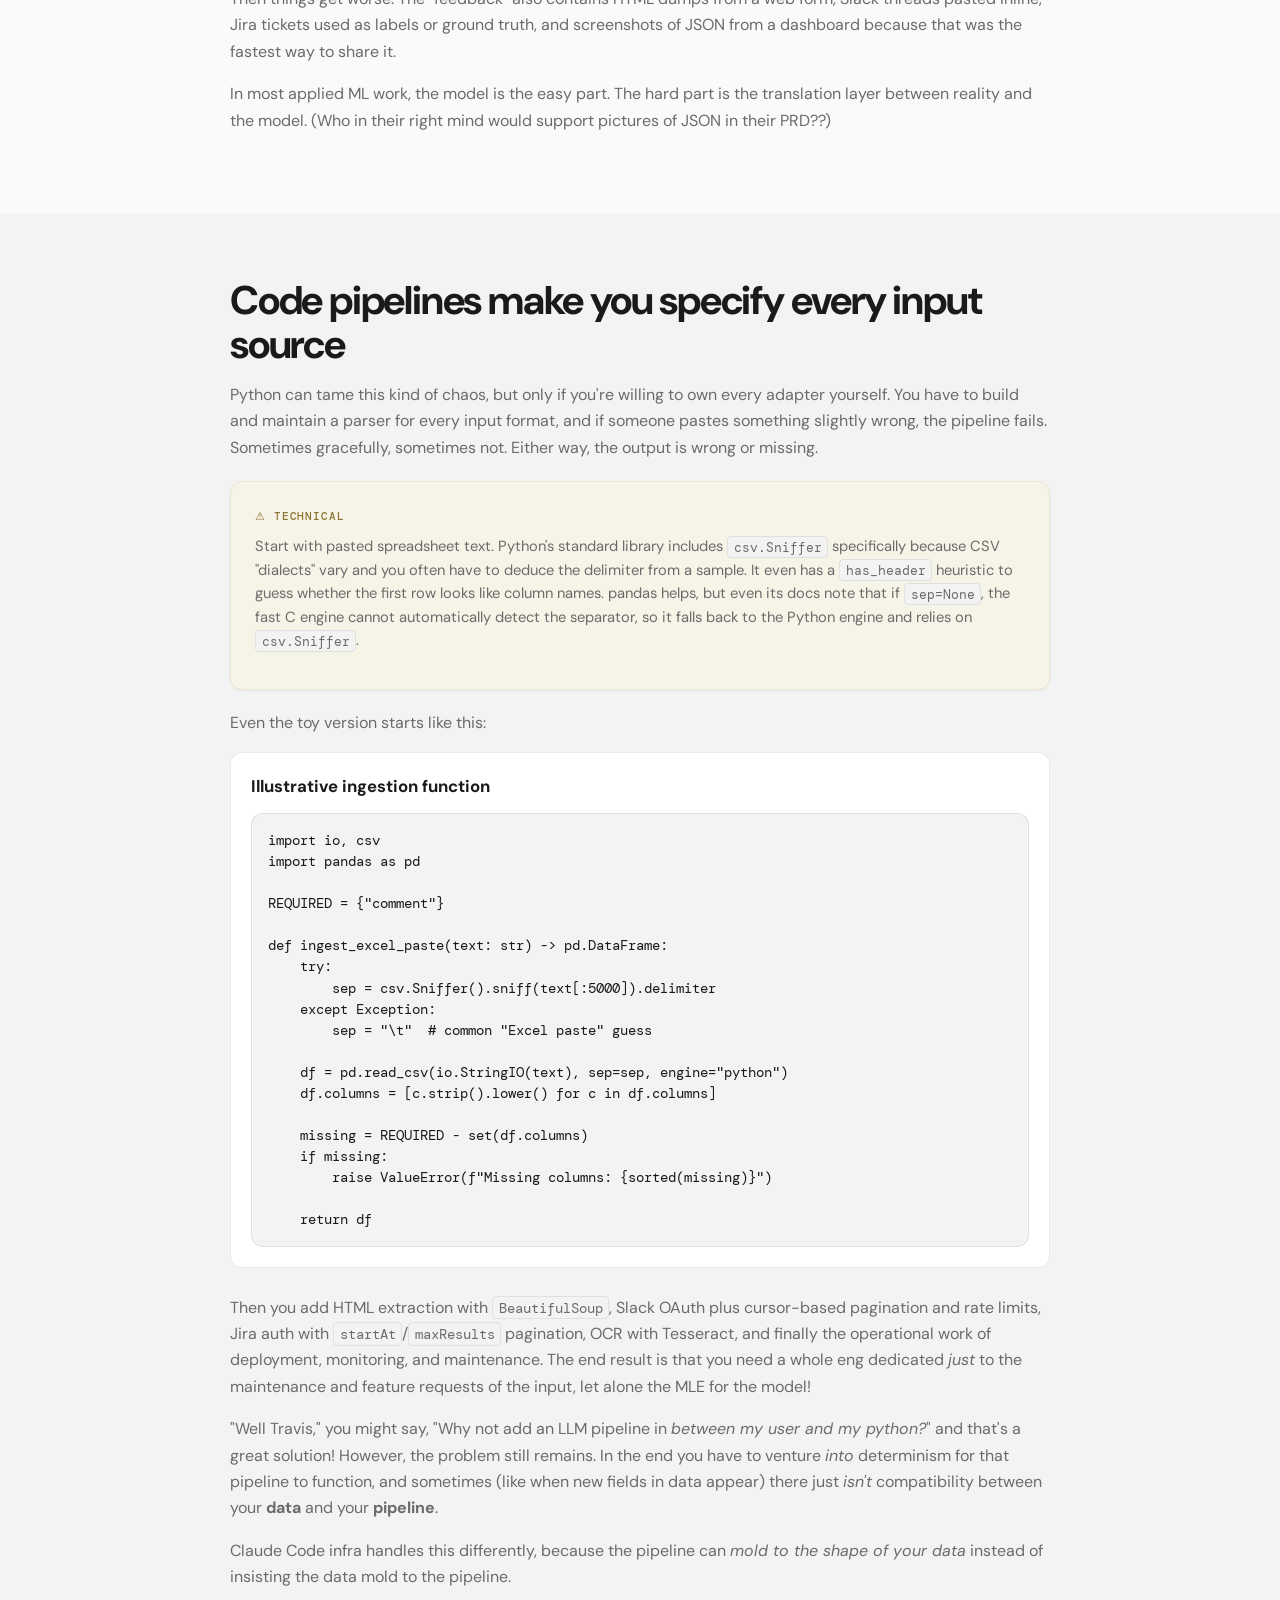
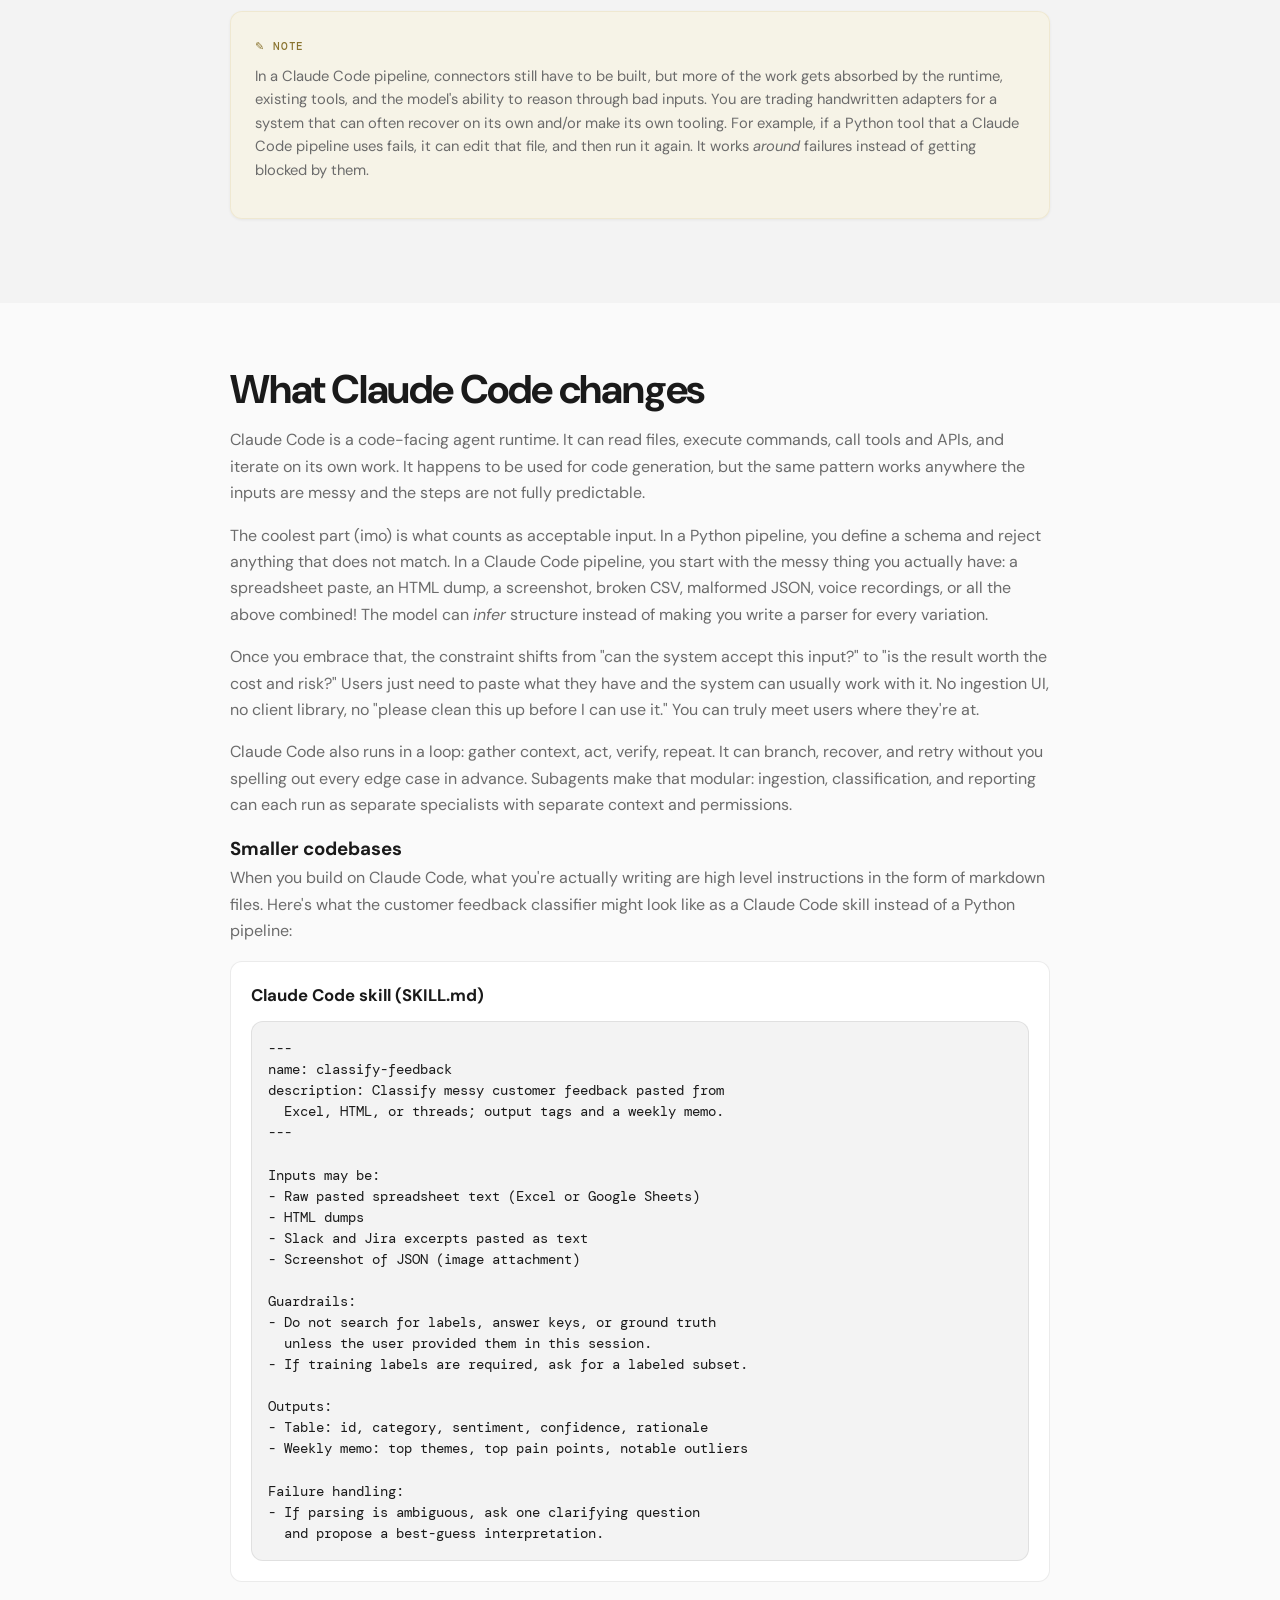
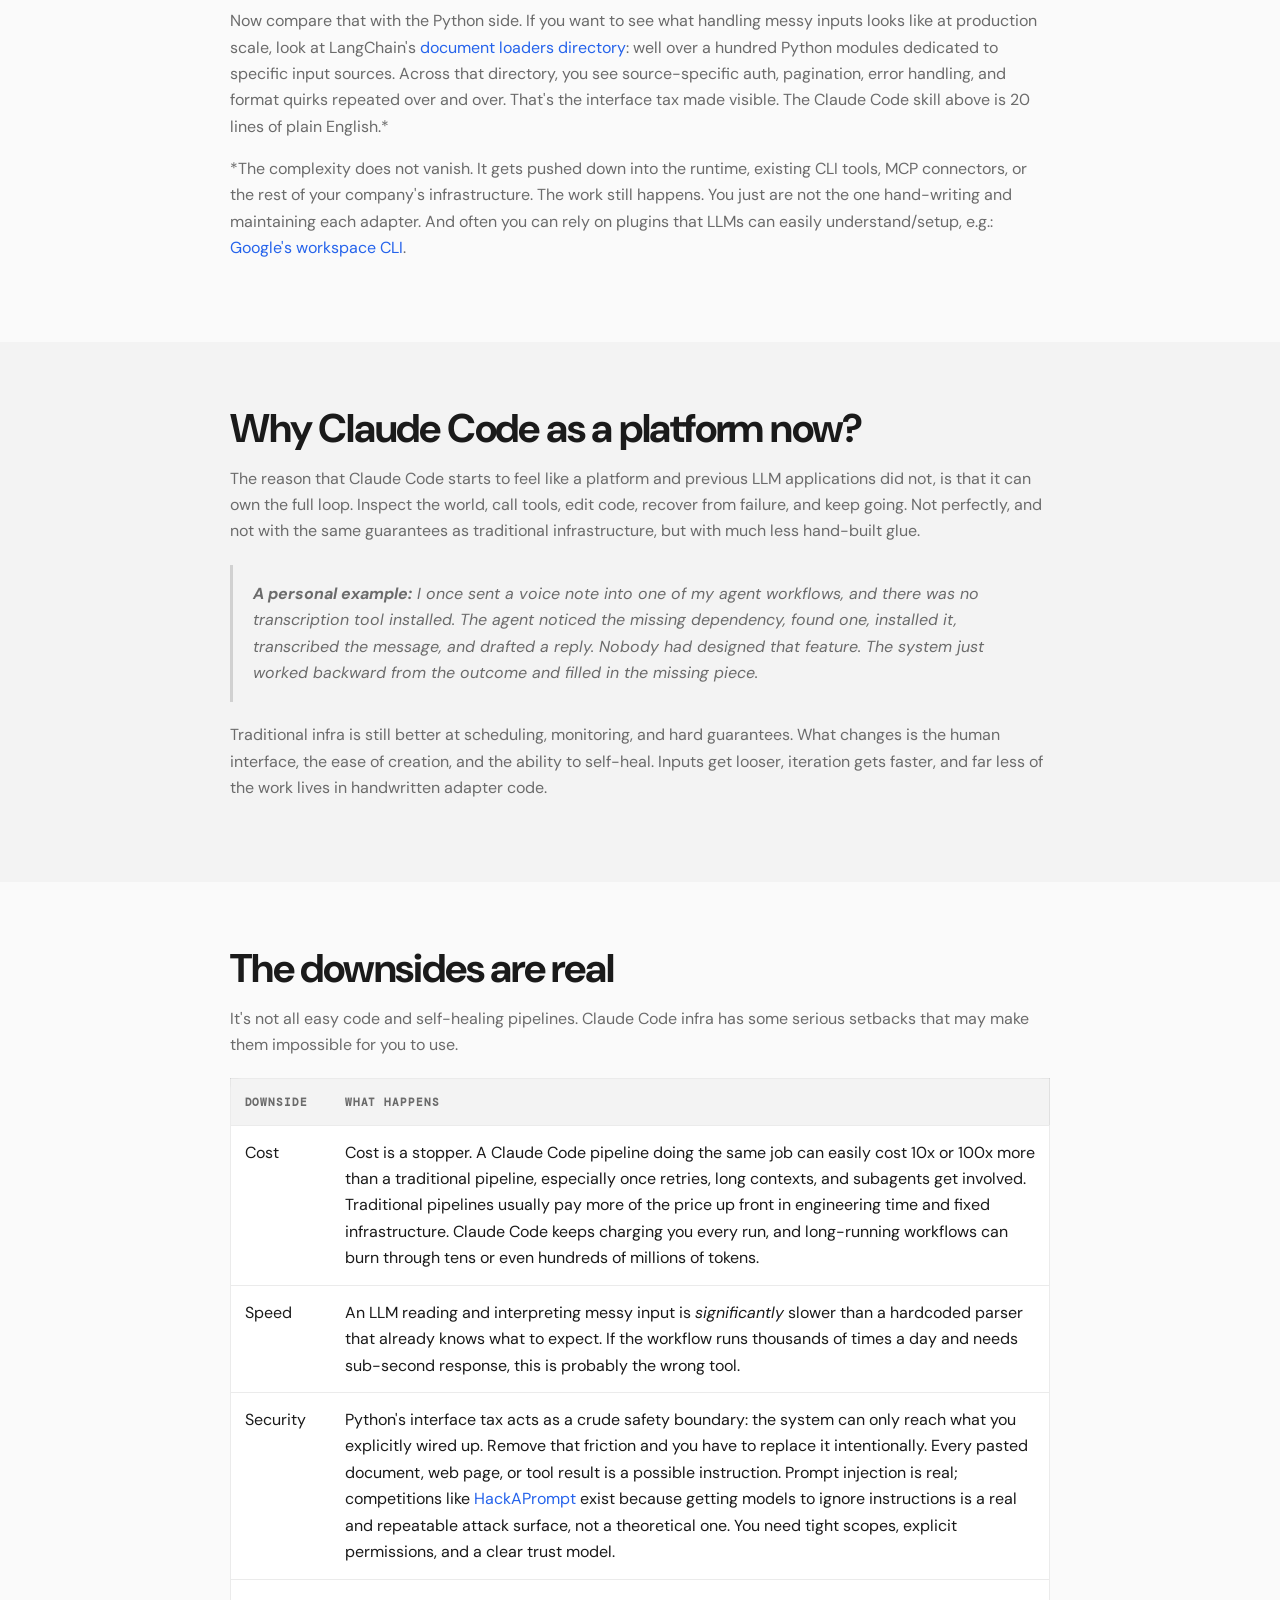
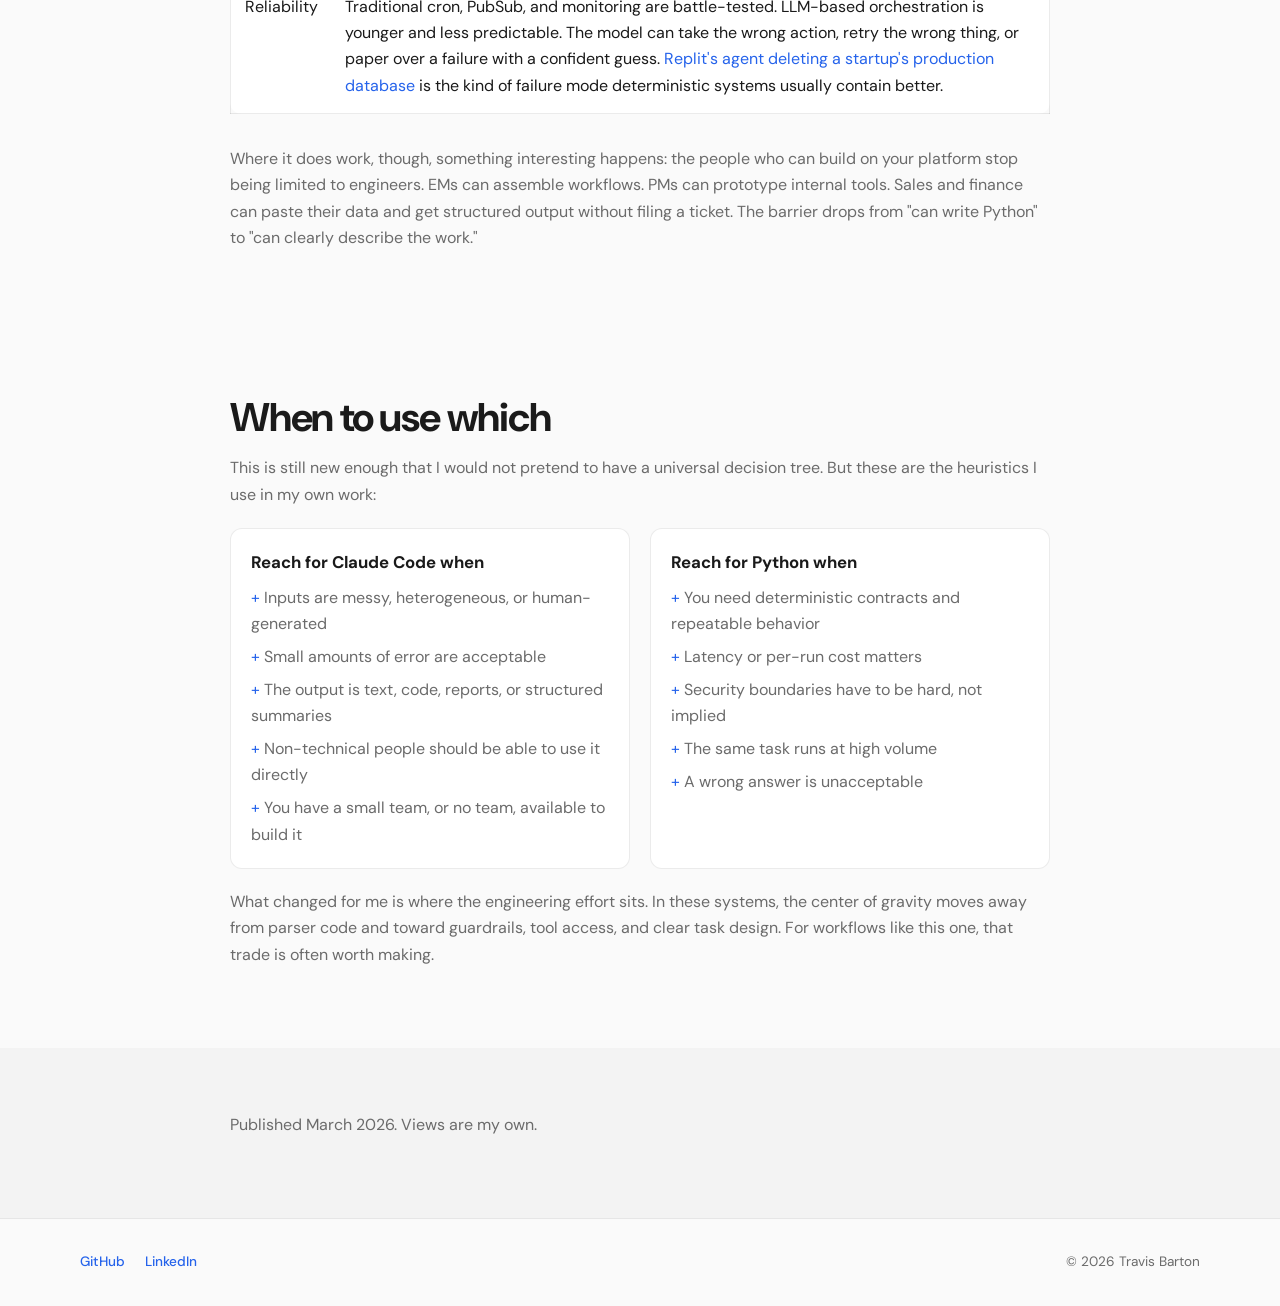
<file: friction-removal-agent-platforms.html>
<!DOCTYPE html>
<html lang="en">
<head>
    <meta charset="UTF-8">
    <meta name="viewport" content="width=device-width, initial-scale=1.0">
    <meta name="description" content="The same customer feedback workflow built two ways, in Python and in Claude Code, to show where the real engineering tax in applied ML actually lives.">
    <meta property="og:type" content="article">
    <meta property="og:url" content="https://www.travisbarton.com/friction-removal-agent-platforms.html">
    <meta property="og:title" content="Claude Code as Infrastructure | Travis Barton">
    <meta property="og:description" content="Most applied ML systems spend more time on parsing, auth, and operational glue than on the model. This essay shows what changes when the same workflow is built in Python versus Claude Code.">
    <meta property="og:image" content="https://www.travisbarton.com/images/claude-infrastructure-cover.png">
    <meta name="twitter:card" content="summary_large_image">
    <title>Claude Code as Infrastructure | Travis Barton</title>
    <link rel="apple-touch-icon" sizes="180x180" href="favicon/apple-touch-icon.png">
    <link rel="icon" type="image/png" sizes="32x32" href="favicon/favicon-32x32.png">
    <link rel="icon" type="image/png" sizes="16x16" href="favicon/favicon-16x16.png">
    <link rel="manifest" href="favicon/site.webmanifest">
    <link rel="shortcut icon" href="favicon/favicon.ico">
    <link rel="stylesheet" href="styles.css">
    <link rel="preconnect" href="https://fonts.googleapis.com">
    <link rel="preconnect" href="https://fonts.gstatic.com" crossorigin>
    <link href="https://fonts.googleapis.com/css2?family=DM+Sans:ital,opsz,wght@0,9..40,400;0,9..40,500;0,9..40,700;1,9..40,400&family=DM+Mono:wght@400;500&display=swap" rel="stylesheet">
</head>
<body class="project-body">
    <nav class="navbar">
        <div class="nav-container">
            <div class="nav-logo"><a href="index.html">Travis Barton</a></div>
            <ul class="nav-menu">
                <li><a href="#top" class="nav-link">Top</a></li>
                <li><a href="#problem" class="nav-link">The Problem</a></li>
                <li><a href="#friction" class="nav-link">The Tax</a></li>
                <li><a href="#platform" class="nav-link">The Shift</a></li>
                <li><a href="#risks" class="nav-link">Downsides</a></li>
                <li><a href="#decision" class="nav-link">Decision</a></li>
                <li><a href="index.html#writing" class="nav-link">&larr; Back</a></li>
            </ul>
        </div>
    </nav>

    <section id="top" class="section article-hero">
        <div class="container article-container">
            <img src="images/claude-infrastructure-cover.png" alt="Claude Code as Infrastructure" class="article-hero-banner">
            <p class="article-kicker">Essay &middot; March 2026</p>
            <h1 class="article-title">Claude Code as Infrastructure</h1>
            <p class="article-subtitle">Recently there’s been a boom in people building infrastructure not just with Claude Code, but on Claude Code. It’s a different way of building systems, with some real advantages and some real tradeoffs. In this article, I want to look at that shift through a simple example: two customer feedback workflows, one built in Python and the other as a Claude Code pipeline.</p>
            <div class="article-meta">
                <span class="meta-pill">Applied ML</span>
                <span class="meta-pill">Interfaces</span>
                <span class="meta-pill">Claude Code</span>
                <span class="meta-pill">Trade-offs</span>
            </div>
            <p class="article-footnote">This is not a replacement for traditional infrastructure, but it is a genuinely new layer for workflows where input friction dominates the engineering cost.</p>
            <div class="article-callout">
                <h2 class="article-heading">TL;DR</h2>
                <ul>
                    <li>Claude Code pipelines are strongest when the inputs are messy, the output is language or code, and speed of building matters more than 100% determinism.</li>
                    <li>All Claude Code pipelines can also be built in Python, but you pay for it in maintenance, input limitations, inflexibility, and all the glue nobody shows in the demo.</li>
                    <li>The trade-off is real: higher run-time cost, slower execution, weaker guarantees, and a much larger security surface if you do not sandbox the agent carefully.</li>
                </ul>
            </div>
            <br>
            <p class="article-footnote"><strong>A note on naming:</strong> I'm using "Claude Code" the way people use "Kleenex": as a familiar brand name for a broader category. The more precise label would be something like "code-facing agent runtime," but Claude Code is the name most people recognize. Tools in the same family include Codex, OpenCode, Gemini CLI, Droid, Amp, and Antigravity.</p>
        </div>
    </section>

    <!-- Friction Is the Feature -->
    <section id="problem" class="section article-section">
        <div class="container article-container">
            <h2 class="article-heading">The problem: messy inputs</h2>
            <p>Let's take the example of a <em>customer feedback classifier</em>.</p>
            <p>Every week, someone drops you an export of customer feedback. Sometimes it's a file. Sometimes it's the select-all, copy, paste blob from a text box. Tabs, uneven columns, multiline cells, random whitespace.</p>
            <p>Then things get worse. The "feedback" also contains HTML dumps from a web form, Slack threads pasted inline, Jira tickets used as labels or ground truth, and screenshots of JSON from a dashboard because that was the fastest way to share it.</p>
            <p>In most applied ML work, the model is the easy part. The hard part is the translation layer between reality and the model. (Who in their right mind would support pictures of JSON in their PRD??)</p>
        </div>
    </section>

    <!-- Python pipelines make you pay -->
    <section id="friction" class="section article-section article-alt">
        <div class="container article-container">
            <h2 class="article-heading">Code pipelines make you specify every input source</h2>
            <p>Python can tame this kind of chaos, but only if you're willing to own every adapter yourself. You have to build and maintain a parser for every input format, and if someone pastes something slightly wrong, the pipeline fails. Sometimes gracefully, sometimes not. Either way, the output is wrong or missing.</p>
            <div class="technical-aside">
                <span class="technical-aside__label">&#9888; Technical</span>
                <p>Start with pasted spreadsheet text. Python's standard library includes <span class="inline-code">csv.Sniffer</span> specifically because CSV "dialects" vary and you often have to deduce the delimiter from a sample. It even has a <span class="inline-code">has_header</span> heuristic to guess whether the first row looks like column names. pandas helps, but even its docs note that if <span class="inline-code">sep=None</span>, the fast C engine cannot automatically detect the separator, so it falls back to the Python engine and relies on <span class="inline-code">csv.Sniffer</span>.</p>
            </div>
            <p>Even the toy version starts like this:</p>
            <div class="article-card">
                <h3>Illustrative ingestion function</h3>
                <pre><code>import io, csv
import pandas as pd

REQUIRED = {"comment"}

def ingest_excel_paste(text: str) -&gt; pd.DataFrame:
    try:
        sep = csv.Sniffer().sniff(text[:5000]).delimiter
    except Exception:
        sep = "\t"  # common "Excel paste" guess

    df = pd.read_csv(io.StringIO(text), sep=sep, engine="python")
    df.columns = [c.strip().lower() for c in df.columns]

    missing = REQUIRED - set(df.columns)
    if missing:
        raise ValueError(f"Missing columns: {sorted(missing)}")

    return df</code></pre>
            </div>
            <br>
            <p>Then you add HTML extraction with <span class="inline-code">BeautifulSoup</span>, Slack OAuth plus cursor-based pagination and rate limits, Jira auth with <span class="inline-code">startAt</span>/<span class="inline-code">maxResults</span> pagination, OCR with Tesseract, and finally the operational work of deployment, monitoring, and maintenance. The end result is that you need a whole eng dedicated <em>just</em> to the maintenance and feature requests of the input, let alone the MLE for the model!</p>
            <p>"Well Travis," you might say, "Why not add an LLM pipeline in <em>between my user and my python?</em>" and that's a great solution! However, the problem still remains. In the end you have to venture <em>into</em> determinism for that pipeline to function, and sometimes (like when new fields in data appear) there just <em>isn't</em> compatibility between your <strong>data</strong> and your <strong>pipeline</strong>.</p>
            <p>Claude Code infra handles this differently, because the pipeline can <em>mold to the shape of your data</em> instead of insisting the data mold to the pipeline.</p>
            <div class="technical-aside">
                <span class="technical-aside__label">&#9998; Note</span>
                <p>In a Claude Code pipeline, connectors still have to be built, but more of the work gets absorbed by the runtime, existing tools, and the model's ability to reason through bad inputs. You are trading handwritten adapters for a system that can often recover on its own and/or make its own tooling. For example, if a Python tool that a Claude Code pipeline uses fails, it can edit that file, and then run it again. It works <em>around</em> failures instead of getting blocked by them.</p>
            </div>
        </div>
    </section>

    <!-- What agent platforms change -->
    <section id="platform" class="section article-section">
        <div class="container article-container">
            <h2 class="article-heading">What Claude Code changes</h2>
            <p>Claude Code is a code-facing agent runtime. It can read files, execute commands, call tools and APIs, and iterate on its own work. It happens to be used for code generation, but the same pattern works anywhere the inputs are messy and the steps are not fully predictable.</p>
            <p>The coolest part (imo) is what counts as acceptable input. In a Python pipeline, you define a schema and reject anything that does not match. In a Claude Code pipeline, you start with the messy thing you actually have: a spreadsheet paste, an HTML dump, a screenshot, broken CSV, malformed JSON, voice recordings, or all the above combined! The model can <em>infer</em> structure instead of making you write a parser for every variation.</p>
            <p>Once you embrace that, the constraint shifts from "can the system accept this input?" to "is the result worth the cost and risk?" Users just need to paste what they have and the system can usually work with it. No ingestion UI, no client library, no "please clean this up before I can use it." You can truly meet users where they're at.</p>
            <p>Claude Code also runs in a loop: gather context, act, verify, repeat. It can branch, recover, and retry without you spelling out every edge case in advance. Subagents make that modular: ingestion, classification, and reporting can each run as separate specialists with separate context and permissions.</p>

            <h3 class="article-subheading">Smaller codebases</h3>
            <p>When you build on Claude Code, what you're actually writing are high level instructions in the form of markdown files. Here's what the customer feedback classifier might look like as a Claude Code skill instead of a Python pipeline:</p>
            <div class="article-card">
                <h3>Claude Code skill (SKILL.md)</h3>
                <pre><code>---
name: classify-feedback
description: Classify messy customer feedback pasted from
  Excel, HTML, or threads; output tags and a weekly memo.
---

Inputs may be:
- Raw pasted spreadsheet text (Excel or Google Sheets)
- HTML dumps
- Slack and Jira excerpts pasted as text
- Screenshot of JSON (image attachment)

Guardrails:
- Do not search for labels, answer keys, or ground truth
  unless the user provided them in this session.
- If training labels are required, ask for a labeled subset.

Outputs:
- Table: id, category, sentiment, confidence, rationale
- Weekly memo: top themes, top pain points, notable outliers

Failure handling:
- If parsing is ambiguous, ask one clarifying question
  and propose a best-guess interpretation.</code></pre>
            </div>
            <br>
            <p>Now compare that with the Python side. If you want to see what handling messy inputs looks like at production scale, look at LangChain's <a href="https://github.com/langchain-ai/langchain/tree/master/libs/langchain/langchain_classic/document_loaders" target="_blank" rel="noopener noreferrer">document loaders directory</a>: well over a hundred Python modules dedicated to specific input sources. Across that directory, you see source-specific auth, pagination, error handling, and format quirks repeated over and over. That's the interface tax made visible. The Claude Code skill above is 20 lines of plain English.*</p>
            <p class="article-footnote">*The complexity does not vanish. It gets pushed down into the runtime, existing CLI tools, MCP connectors, or the rest of your company's infrastructure. The work still happens. You just are not the one hand-writing and maintaining each adapter. And often you can rely on plugins that LLMs can easily understand/setup, e.g.: <a href="https://github.com/googleworkspace/cli" target="_blank" rel="noopener noreferrer">Google's workspace CLI</a>.</p>
        </div>
    </section>

    <!-- Where Claude Code starts to feel like a platform -->
    <section class="section article-section article-alt">
        <div class="container article-container">
            <h2 class="article-heading">Why Claude Code as a platform now?</h2>
            <p>The reason that Claude Code starts to feel like a platform and previous LLM applications did not, is that it can own the full loop. Inspect the world, call tools, edit code, recover from failure, and keep going. Not perfectly, and not with the same guarantees as traditional infrastructure, but with much less hand-built glue.</p>
            <blockquote><strong>A personal example:</strong> I once sent a voice note into one of my agent workflows, and there was no transcription tool installed. The agent noticed the missing dependency, found one, installed it, transcribed the message, and drafted a reply. Nobody had designed that feature. The system just worked backward from the outcome and filled in the missing piece.</blockquote>
            <p>Traditional infra is still better at scheduling, monitoring, and hard guarantees. What changes is the human interface, the ease of creation, and the ability to self-heal. Inputs get looser, iteration gets faster, and far less of the work lives in handwritten adapter code.</p>
        </div>
    </section>

    <!-- Downsides -->
    <section id="risks" class="section article-section">
        <div class="container article-container">
            <h2 class="article-heading">The downsides are real</h2>
            <p>It's not all easy code and self-healing pipelines. Claude Code infra has some serious setbacks that may make them impossible for you to use.</p>
            <div class="article-table">
                <table>
                    <thead>
                        <tr>
                            <th>Downside</th>
                            <th>What happens</th>
                        </tr>
                    </thead>
                    <tbody>
                        <tr>
                            <td>Cost</td>
                            <td>Cost is a stopper. A Claude Code pipeline doing the same job can easily cost 10x or 100x more than a traditional pipeline, especially once retries, long contexts, and subagents get involved. Traditional pipelines usually pay more of the price up front in engineering time and fixed infrastructure. Claude Code keeps charging you every run, and long-running workflows can burn through tens or even hundreds of millions of tokens.</td>
                        </tr>
                        <tr>
                            <td>Speed</td>
                            <td>An LLM reading and interpreting messy input is <em>significantly</em> slower than a hardcoded parser that already knows what to expect. If the workflow runs thousands of times a day and needs sub-second response, this is probably the wrong tool.</td>
                        </tr>
                        <tr>
                            <td>Security</td>
                            <td>Python's interface tax acts as a crude safety boundary: the system can only reach what you explicitly wired up. Remove that friction and you have to replace it intentionally. Every pasted document, web page, or tool result is a possible instruction. Prompt injection is real; competitions like <a href="https://www.hackaprompt.com/" target="_blank" rel="noopener noreferrer">HackAPrompt</a> exist because getting models to ignore instructions is a real and repeatable attack surface, not a theoretical one. You need tight scopes, explicit permissions, and a clear trust model.</td>
                        </tr>
                        <tr>
                            <td>Reliability</td>
                            <td>Traditional cron, PubSub, and monitoring are battle-tested. LLM-based orchestration is younger and less predictable. The model can take the wrong action, retry the wrong thing, or paper over a failure with a confident guess. <a href="https://www.theregister.com/2025/07/21/replit_saastr_vibe_coding_incident/" target="_blank" rel="noopener noreferrer">Replit's agent deleting a startup's production database</a> is the kind of failure mode deterministic systems usually contain better.</td>
                        </tr>
                    </tbody>
                </table>
            </div>
            <p style="margin-top: 2rem;">Where it does work, though, something interesting happens: the people who can build on your platform stop being limited to engineers. EMs can assemble workflows. PMs can prototype internal tools. Sales and finance can paste their data and get structured output without filing a ticket. The barrier drops from "can write Python" to "can clearly describe the work."</p>
        </div>
    </section>

    <!-- Decision -->
    <section id="decision" class="section article-section">
        <div class="container article-container">
            <h2 class="article-heading">When to use which</h2>
            <p>This is still new enough that I would not pretend to have a universal decision tree. But these are the heuristics I use in my own work:</p>
            <div class="article-grid" style="grid-template-columns: repeat(2, 1fr);">
                <div class="article-card">
                    <h3>Reach for Claude Code when</h3>
                    <ul>
                        <li>Inputs are messy, heterogeneous, or human-generated</li>
                        <li>Small amounts of error are acceptable</li>
                        <li>The output is text, code, reports, or structured summaries</li>
                        <li>Non-technical people should be able to use it directly</li>
                        <li>You have a small team, or no team, available to build it</li>
                    </ul>
                </div>
                <div class="article-card">
                    <h3>Reach for Python when</h3>
                    <ul>
                        <li>You need deterministic contracts and repeatable behavior</li>
                        <li>Latency or per-run cost matters</li>
                        <li>Security boundaries have to be hard, not implied</li>
                        <li>The same task runs at high volume</li>
                        <li>A wrong answer is unacceptable</li>
                    </ul>
                </div>
            </div>
            <p>What changed for me is where the engineering effort sits. In these systems, the center of gravity moves away from parser code and toward guardrails, tool access, and clear task design. For workflows like this one, that trade is often worth making.</p>
        </div>
    </section>

    <section class="section article-section article-alt">
        <div class="container article-container">
            <p class="article-footnote">Published March 2026. Views are my own.</p>
        </div>
    </section>

    <footer class="footer">
        <div class="container">
            <div class="footer-links">
                <a href="https://github.com/Travis-Barton" target="_blank" rel="noopener noreferrer" class="social-link">GitHub</a>
                <a href="https://www.linkedin.com/in/travis-data-barton/" target="_blank" rel="noopener noreferrer" class="social-link">LinkedIn</a>
            </div>
            <p>&copy; 2026 Travis Barton</p>
        </div>
    </footer>

    <script src="script.js"></script>
</body>
</html>
</file>
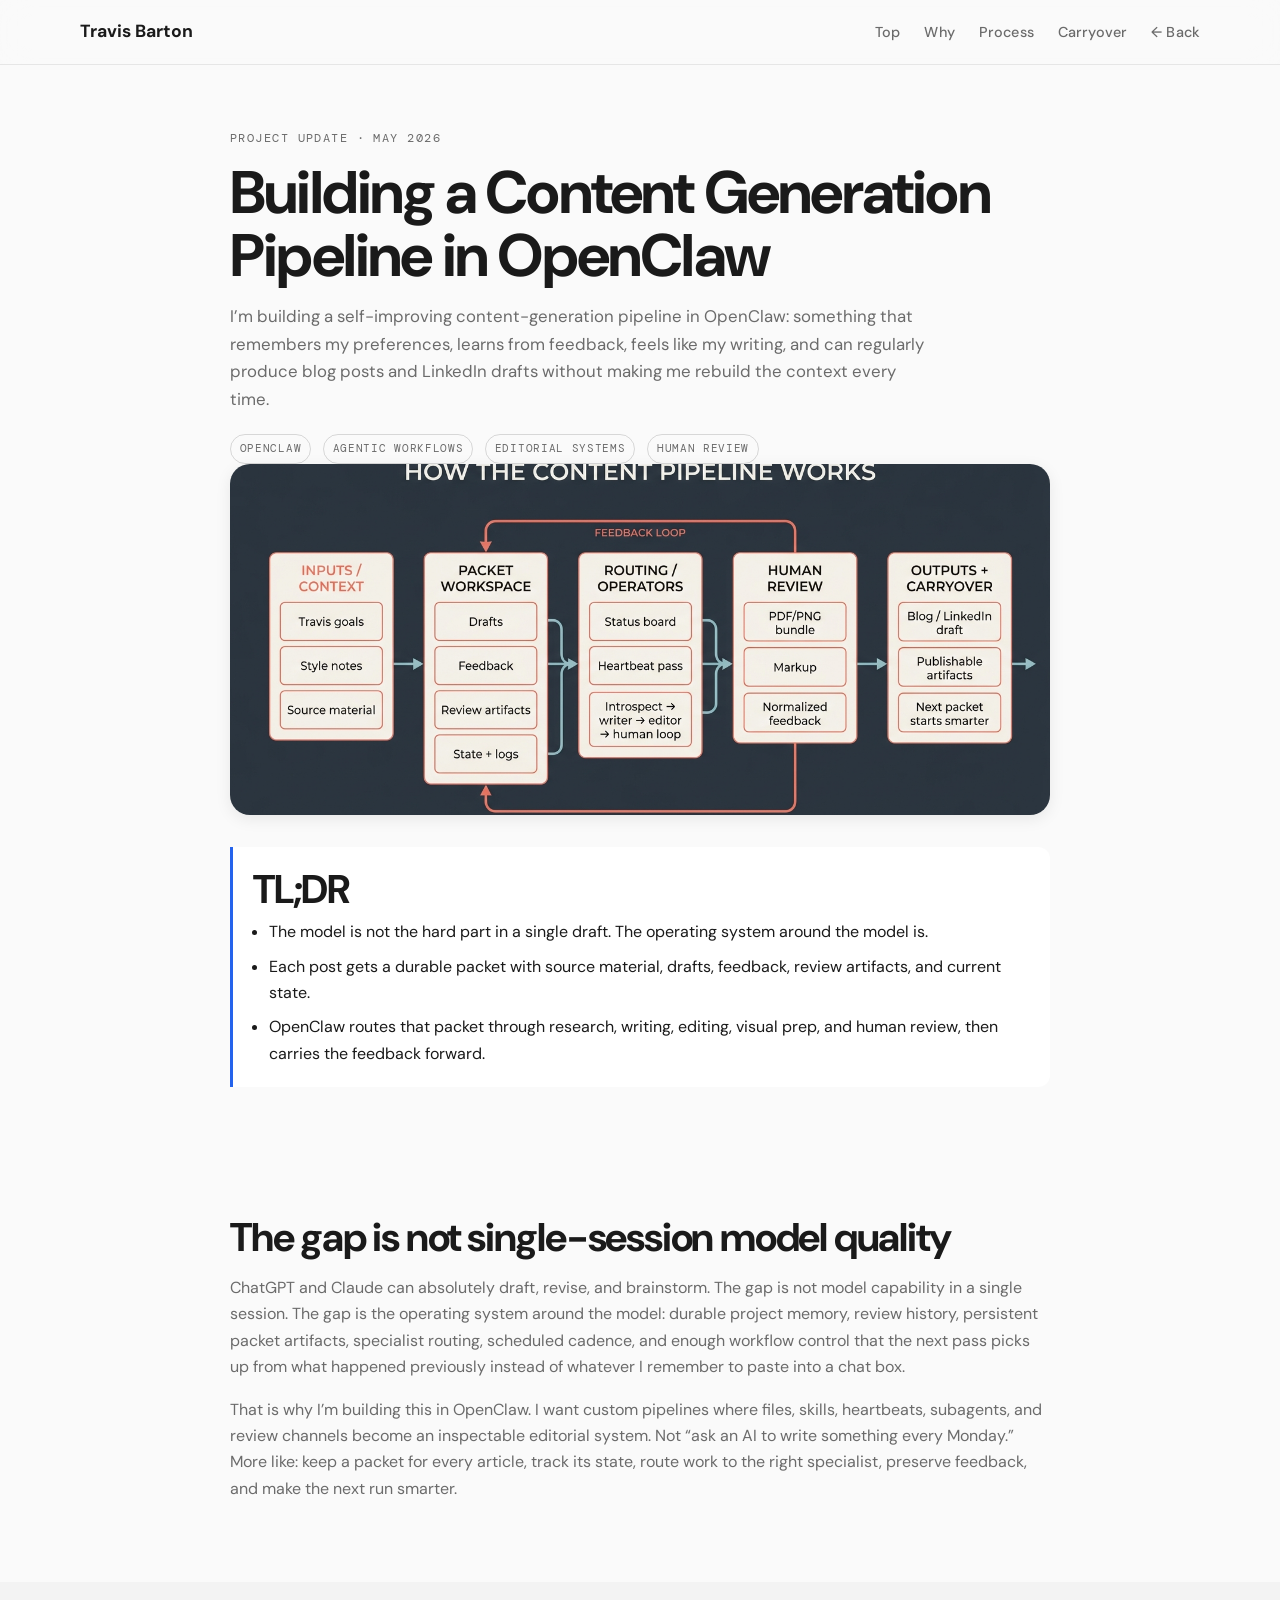
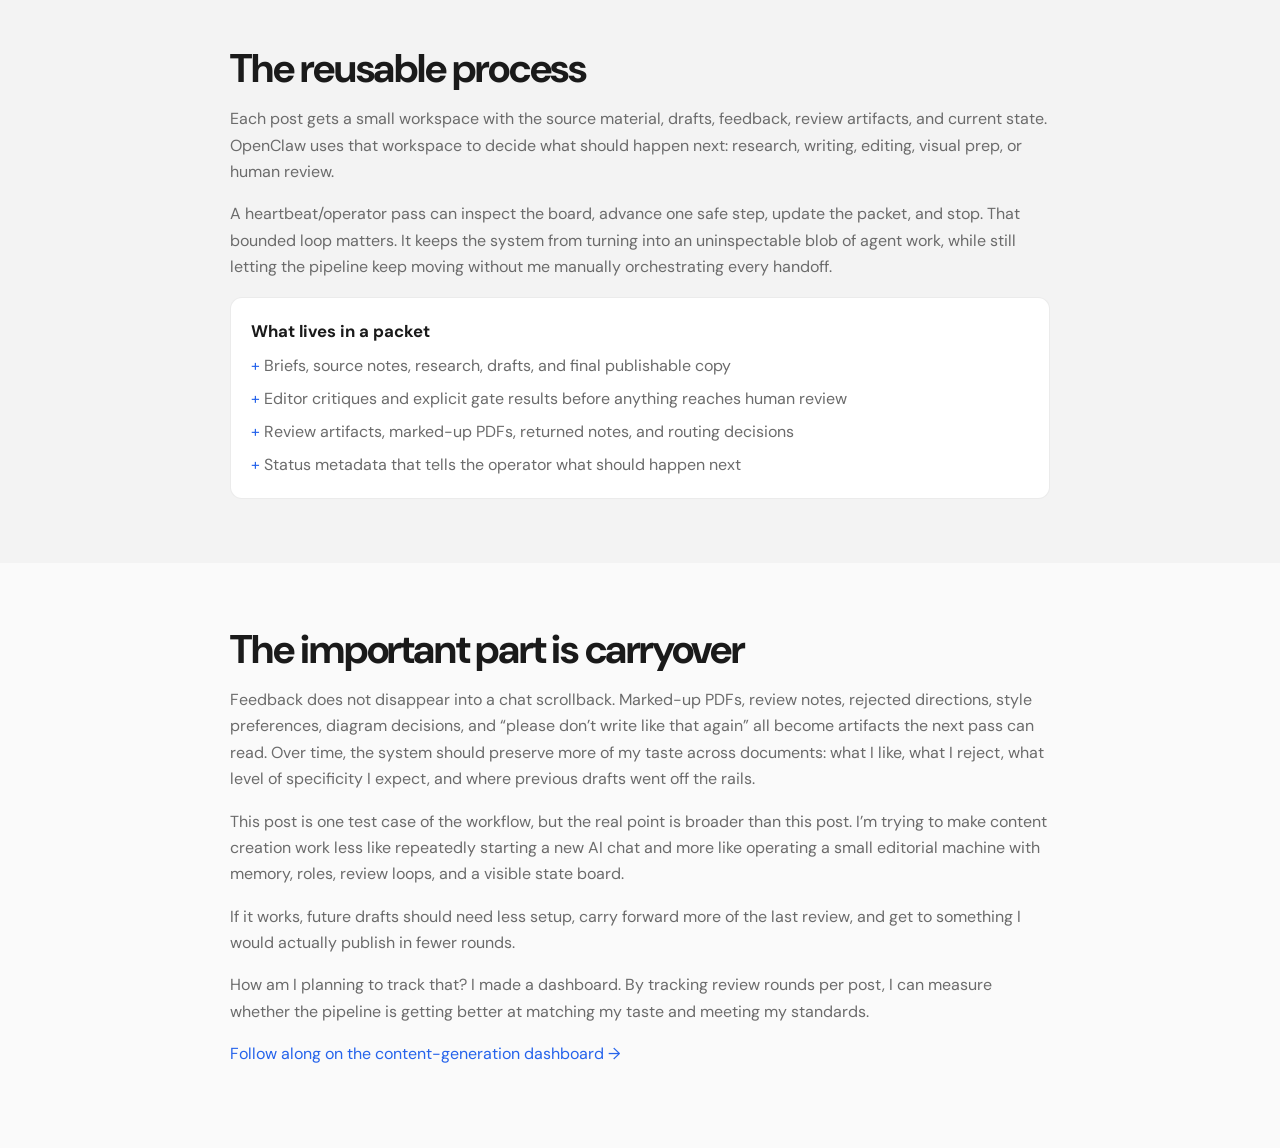
<file: openclaw-content-generation-pipeline.html>
<!DOCTYPE html>
<html lang="en">
<head>
    <meta charset="UTF-8">
    <meta name="viewport" content="width=device-width, initial-scale=1.0">
    <meta name="description" content="A project update on building a self-improving content generation pipeline in OpenClaw with durable packet artifacts, specialist skills, review loops, and a visible state board.">
    <meta property="og:type" content="article">
    <meta property="og:url" content="https://www.travisbarton.com/openclaw-content-generation-pipeline.html">
    <meta property="og:title" content="Building a Content Generation Pipeline in OpenClaw | Travis Barton">
    <meta property="og:description" content="A self-improving editorial system in OpenClaw that remembers feedback, routes work through specialists, and keeps article packets inspectable across review rounds.">
    <meta property="og:image" content="https://www.travisbarton.com/images/openclaw-content-pipeline/overall-process-hierarchy-diagram.jpg">
    <meta name="twitter:card" content="summary_large_image">
    <title>Building a Content Generation Pipeline in OpenClaw | Travis Barton</title>
    <link rel="apple-touch-icon" sizes="180x180" href="favicon/apple-touch-icon.png">
    <link rel="icon" type="image/png" sizes="32x32" href="favicon/favicon-32x32.png">
    <link rel="icon" type="image/png" sizes="16x16" href="favicon/favicon-16x16.png">
    <link rel="manifest" href="favicon/site.webmanifest">
    <link rel="shortcut icon" href="favicon/favicon.ico">
    <link rel="stylesheet" href="styles.css">
    <link rel="preconnect" href="https://fonts.googleapis.com">
    <link rel="preconnect" href="https://fonts.gstatic.com" crossorigin>
    <link href="https://fonts.googleapis.com/css2?family=DM+Sans:ital,opsz,wght@0,9..40,400;0,9..40,500;0,9..40,700;1,9..40,400&family=DM+Mono:wght@400;500&display=swap" rel="stylesheet">
</head>
<body class="project-body">
    <nav class="navbar">
        <div class="nav-container">
            <div class="nav-logo"><a href="index.html">Travis Barton</a></div>
            <ul class="nav-menu">
                <li><a href="#top" class="nav-link">Top</a></li>
                <li><a href="#why" class="nav-link">Why</a></li>
                <li><a href="#process" class="nav-link">Process</a></li>
                <li><a href="#carryover" class="nav-link">Carryover</a></li>
                <li><a href="index.html#writing" class="nav-link">&larr; Back</a></li>
            </ul>
        </div>
    </nav>

    <section id="top" class="section article-hero">
        <div class="container article-container">
            <p class="article-kicker">Project update &middot; May 2026</p>
            <h1 class="article-title">Building a Content Generation Pipeline in OpenClaw</h1>
            <p class="article-subtitle">I’m building a self-improving content-generation pipeline in OpenClaw: something that remembers my preferences, learns from feedback, feels like my writing, and can regularly produce blog posts and LinkedIn drafts without making me rebuild the context every time.</p>
            <div class="article-meta">
                <span class="meta-pill">OpenClaw</span>
                <span class="meta-pill">Agentic workflows</span>
                <span class="meta-pill">Editorial systems</span>
                <span class="meta-pill">Human review</span>
            </div>
            <img src="images/openclaw-content-pipeline/overall-process-hierarchy-diagram.jpg" alt="OpenClaw content pipeline hierarchy showing packet workspace, specialist skills, review artifacts, operator pass, and dashboard" class="article-hero-banner">
            <div class="article-callout">
                <h2 class="article-heading">TL;DR</h2>
                <ul>
                    <li>The model is not the hard part in a single draft. The operating system around the model is.</li>
                    <li>Each post gets a durable packet with source material, drafts, feedback, review artifacts, and current state.</li>
                    <li>OpenClaw routes that packet through research, writing, editing, visual prep, and human review, then carries the feedback forward.</li>
                </ul>
            </div>
        </div>
    </section>

    <section id="why" class="section article-section">
        <div class="container article-container">
            <h2 class="article-heading">The gap is not single-session model quality</h2>
            <p>ChatGPT and Claude can absolutely draft, revise, and brainstorm. The gap is not model capability in a single session. The gap is the operating system around the model: durable project memory, review history, persistent packet artifacts, specialist routing, scheduled cadence, and enough workflow control that the next pass picks up from what happened previously instead of whatever I remember to paste into a chat box.</p>
            <p>That is why I’m building this in OpenClaw. I want custom pipelines where files, skills, heartbeats, subagents, and review channels become an inspectable editorial system. Not “ask an AI to write something every Monday.” More like: keep a packet for every article, track its state, route work to the right specialist, preserve feedback, and make the next run smarter.</p>
        </div>
    </section>

    <section id="process" class="section article-section article-alt">
        <div class="container article-container">
            <h2 class="article-heading">The reusable process</h2>
            <p>Each post gets a small workspace with the source material, drafts, feedback, review artifacts, and current state. OpenClaw uses that workspace to decide what should happen next: research, writing, editing, visual prep, or human review.</p>
            <p>A heartbeat/operator pass can inspect the board, advance one safe step, update the packet, and stop. That bounded loop matters. It keeps the system from turning into an uninspectable blob of agent work, while still letting the pipeline keep moving without me manually orchestrating every handoff.</p>
            <div class="article-card">
                <h3>What lives in a packet</h3>
                <ul>
                    <li>Briefs, source notes, research, drafts, and final publishable copy</li>
                    <li>Editor critiques and explicit gate results before anything reaches human review</li>
                    <li>Review artifacts, marked-up PDFs, returned notes, and routing decisions</li>
                    <li>Status metadata that tells the operator what should happen next</li>
                </ul>
            </div>
        </div>
    </section>

    <section id="carryover" class="section article-section">
        <div class="container article-container">
            <h2 class="article-heading">The important part is carryover</h2>
            <p>Feedback does not disappear into a chat scrollback. Marked-up PDFs, review notes, rejected directions, style preferences, diagram decisions, and “please don’t write like that again” all become artifacts the next pass can read. Over time, the system should preserve more of my taste across documents: what I like, what I reject, what level of specificity I expect, and where previous drafts went off the rails.</p>
            <p>This post is one test case of the workflow, but the real point is broader than this post. I’m trying to make content creation work less like repeatedly starting a new AI chat and more like operating a small editorial machine with memory, roles, review loops, and a visible state board.</p>
            <p>If it works, future drafts should need less setup, carry forward more of the last review, and get to something I would actually publish in fewer rounds.</p>
            <p>How am I planning to track that? I made a dashboard. By tracking review rounds per post, I can measure whether the pipeline is getting better at matching my taste and meeting my standards.</p>
            <p><a href="https://contentgeneration.travisbarton.com/" target="_blank" rel="noopener noreferrer">Follow along on the content-generation dashboard &rarr;</a></p>
        </div>
    </section>
</body>
</html>
</file>
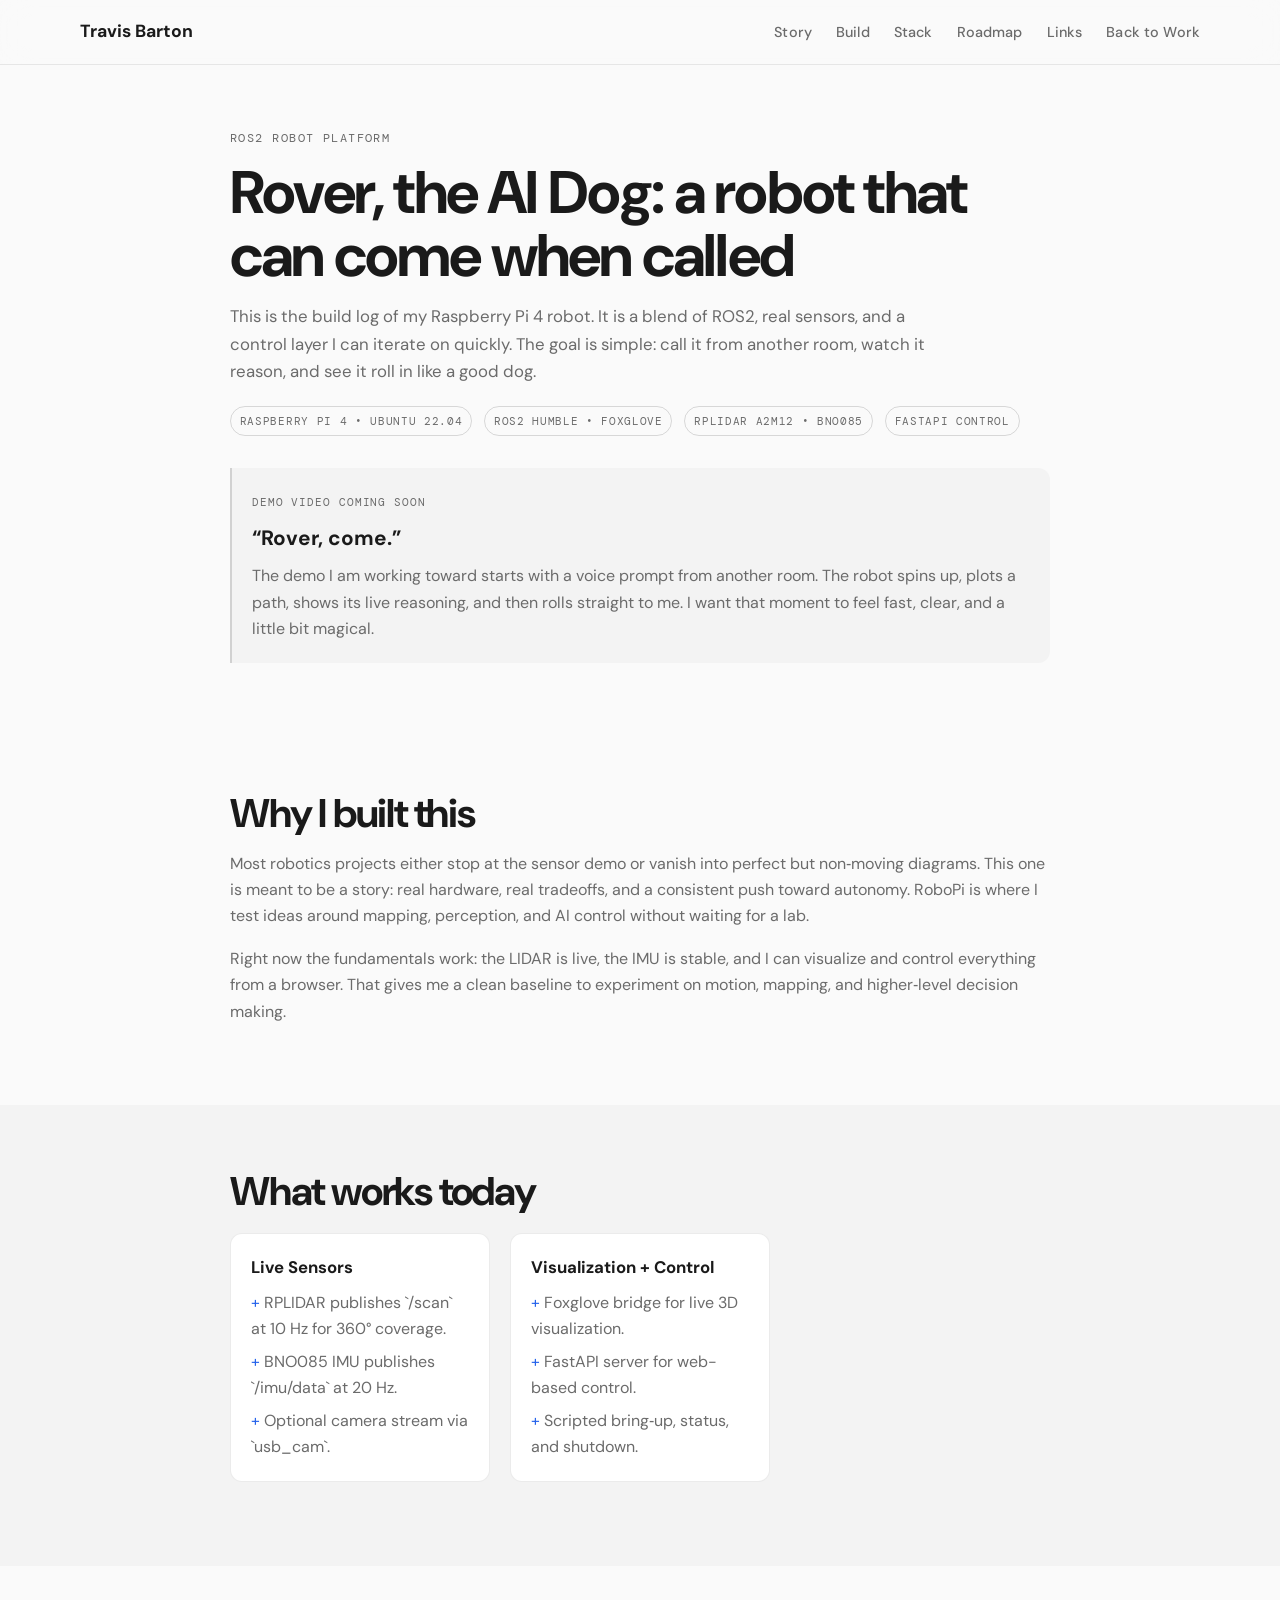
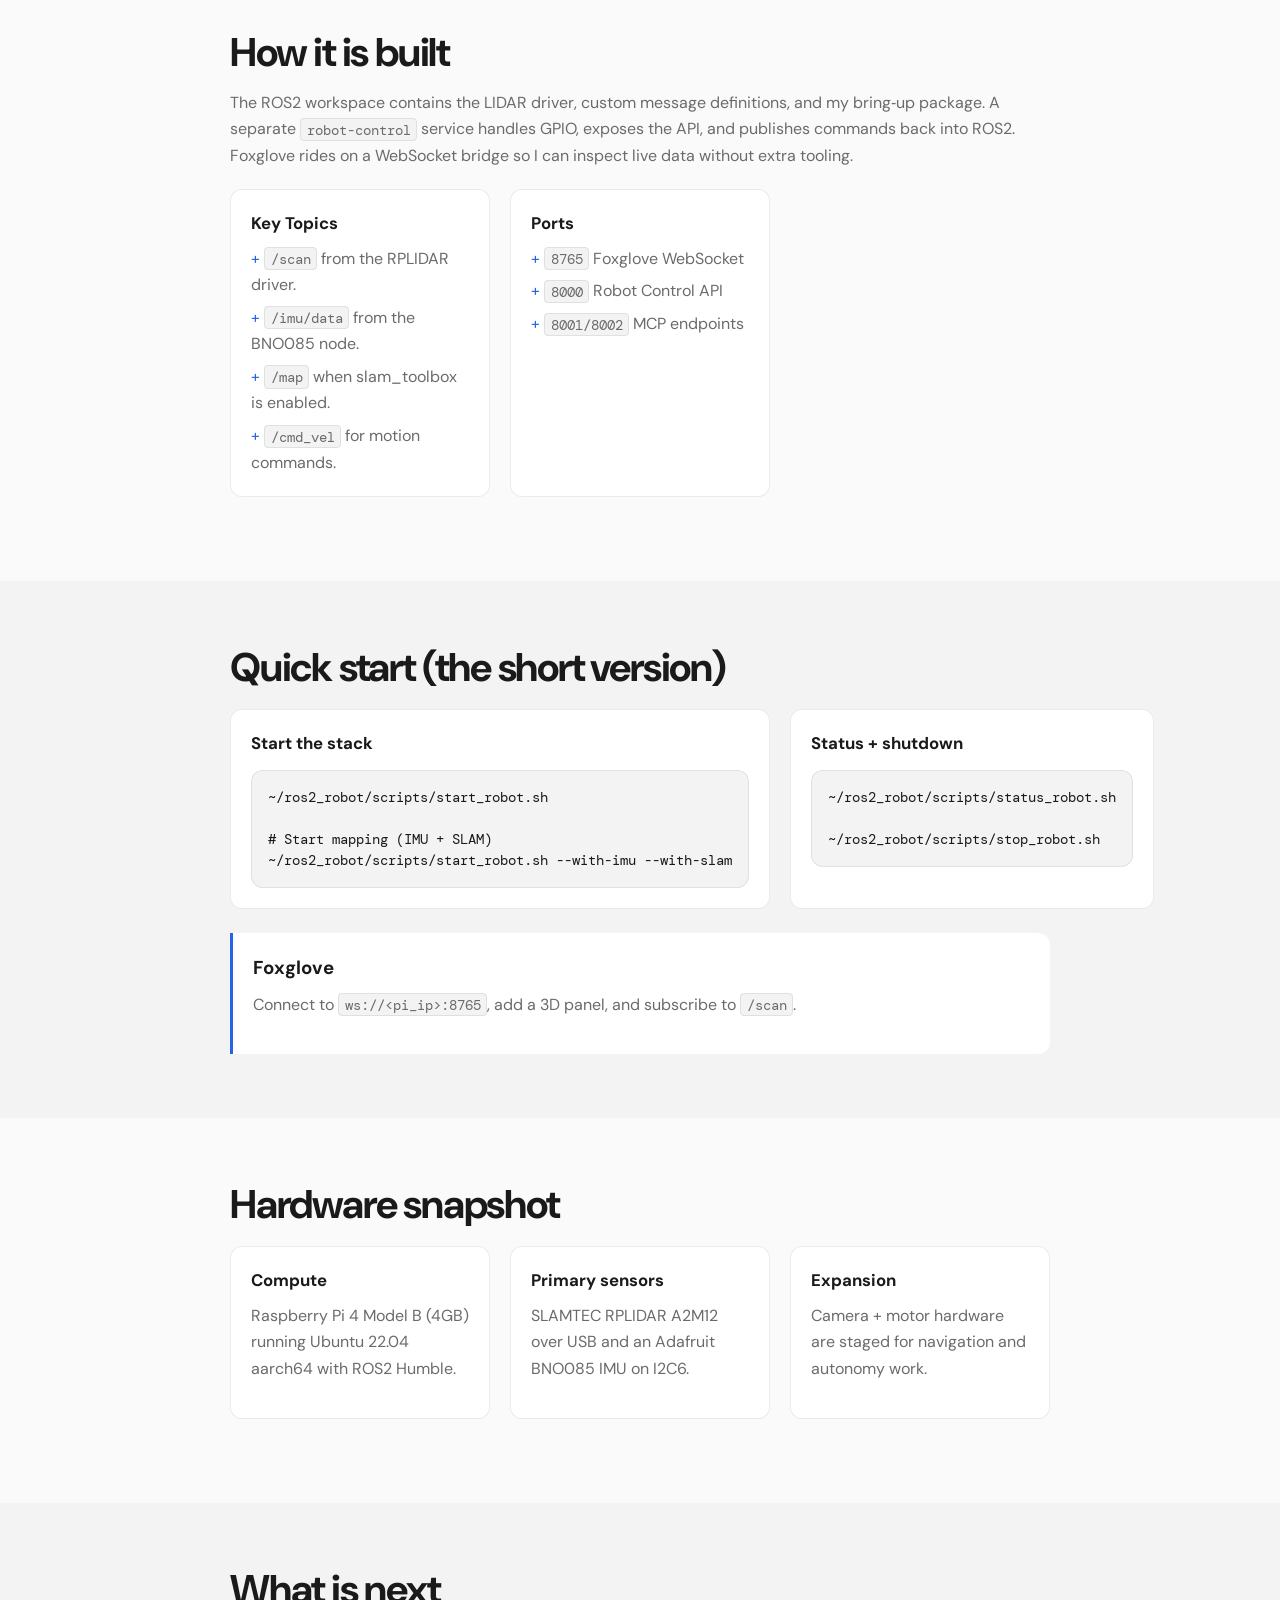
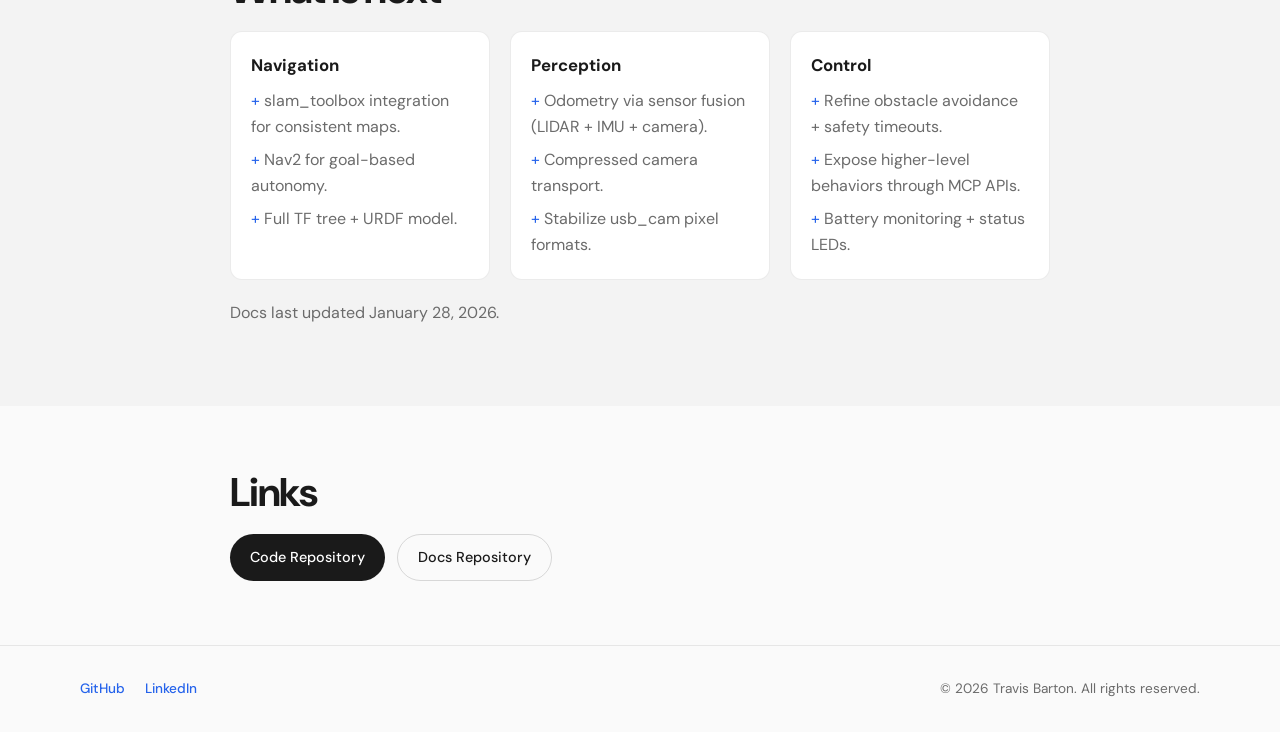
<file: ros2-robot.html>
<!DOCTYPE html>
<html lang="en">
<head>
    <meta charset="UTF-8">
    <meta name="viewport" content="width=device-width, initial-scale=1.0">
    <meta name="description" content="RoboPi (ROS2 Robot) - Raspberry Pi 4 robot platform with ROS2 Humble, LIDAR, IMU, mapping, and a web-based control API.">
    <meta property="og:type" content="website">
    <meta property="og:url" content="https://www.travisbarton.com/ros2-robot.html">
    <meta property="og:title" content="Rover, the AI Dog - ROS2 Robot Project">
    <meta property="og:description" content="A story-driven build of a Raspberry Pi 4 robot running ROS2 Humble, LIDAR, IMU, mapping, and web-based control.">
    <meta property="og:image" content="https://www.travisbarton.com/favicon/android-chrome-512x512.png">
    <meta name="twitter:card" content="summary">
    <title>Rover, the AI Dog - ROS2 Robot Project</title>
    <link rel="apple-touch-icon" sizes="180x180" href="favicon/apple-touch-icon.png">
    <link rel="icon" type="image/png" sizes="32x32" href="favicon/favicon-32x32.png">
    <link rel="icon" type="image/png" sizes="16x16" href="favicon/favicon-16x16.png">
    <link rel="manifest" href="favicon/site.webmanifest">
    <link rel="shortcut icon" href="favicon/favicon.ico">
    <link rel="stylesheet" href="styles.css">
    <link rel="preconnect" href="https://fonts.googleapis.com">
    <link rel="preconnect" href="https://fonts.gstatic.com" crossorigin>
    <link href="https://fonts.googleapis.com/css2?family=DM+Sans:ital,opsz,wght@0,9..40,400;0,9..40,500;0,9..40,700;1,9..40,400&family=DM+Mono:wght@400;500&display=swap" rel="stylesheet">
</head>
<body class="project-body">
    <nav class="navbar">
        <div class="nav-container">
            <div class="nav-logo"><a href="index.html">Travis Barton</a></div>
            <ul class="nav-menu">
                <li><a href="#story" class="nav-link">Story</a></li>
                <li><a href="#build" class="nav-link">Build</a></li>
                <li><a href="#stack" class="nav-link">Stack</a></li>
                <li><a href="#roadmap" class="nav-link">Roadmap</a></li>
                <li><a href="#links" class="nav-link">Links</a></li>
                <li><a href="index.html#tech" class="nav-link">Back to Work</a></li>
            </ul>
        </div>
    </nav>

    <section id="story" class="section article-hero">
        <div class="container article-container">
            <p class="article-kicker">ROS2 Robot Platform</p>
            <h1 class="article-title">Rover, the AI Dog: a robot that can come when called</h1>
            <p class="article-subtitle">This is the build log of my Raspberry Pi 4 robot. It is a blend of ROS2, real sensors, and a control layer I can iterate on quickly. The goal is simple: call it from another room, watch it reason, and see it roll in like a good dog.</p>
            <div class="article-meta">
                <span class="meta-pill">Raspberry Pi 4 • Ubuntu 22.04</span>
                <span class="meta-pill">ROS2 Humble • Foxglove</span>
                <span class="meta-pill">RPLIDAR A2M12 • BNO085</span>
                <span class="meta-pill">FastAPI control</span>
            </div>
            <div class="video-placeholder">
                <div>
                    <span class="video-badge">Demo video coming soon</span>
                    <h2 class="video-title">“Rover, come.”</h2>
                    <p class="video-text">The demo I am working toward starts with a voice prompt from another room. The robot spins up, plots a path, shows its live reasoning, and then rolls straight to me. I want that moment to feel fast, clear, and a little bit magical.</p>
                </div>
            </div>
        </div>
    </section>

    <section id="build" class="section article-section">
        <div class="container article-container">
            <h2 class="article-heading">Why I built this</h2>
            <p>Most robotics projects either stop at the sensor demo or vanish into perfect but non‑moving diagrams. This one is meant to be a story: real hardware, real tradeoffs, and a consistent push toward autonomy. RoboPi is where I test ideas around mapping, perception, and AI control without waiting for a lab.</p>
            <p>Right now the fundamentals work: the LIDAR is live, the IMU is stable, and I can visualize and control everything from a browser. That gives me a clean baseline to experiment on motion, mapping, and higher‑level decision making.</p>
        </div>
    </section>

    <section id="stack" class="section article-section article-alt">
        <div class="container article-container">
            <h2 class="article-heading">What works today</h2>
            <div class="article-grid">
                <div class="article-card">
                    <h3>Live Sensors</h3>
                    <ul>
                        <li>RPLIDAR publishes `/scan` at 10 Hz for 360° coverage.</li>
                        <li>BNO085 IMU publishes `/imu/data` at 20 Hz.</li>
                        <li>Optional camera stream via `usb_cam`.</li>
                    </ul>
                </div>
                <div class="article-card">
                    <h3>Visualization + Control</h3>
                    <ul>
                        <li>Foxglove bridge for live 3D visualization.</li>
                        <li>FastAPI server for web-based control.</li>
                        <li>Scripted bring‑up, status, and shutdown.</li>
                    </ul>
                </div>
            </div>
        </div>
    </section>

    <section class="section article-section">
        <div class="container article-container">
            <h2 class="article-heading">How it is built</h2>
            <p>The ROS2 workspace contains the LIDAR driver, custom message definitions, and my bring‑up package. A separate <span class="inline-code">robot-control</span> service handles GPIO, exposes the API, and publishes commands back into ROS2. Foxglove rides on a WebSocket bridge so I can inspect live data without extra tooling.</p>
            <div class="article-grid">
                <div class="article-card">
                    <h3>Key Topics</h3>
                    <ul>
                        <li><span class="inline-code">/scan</span> from the RPLIDAR driver.</li>
                        <li><span class="inline-code">/imu/data</span> from the BNO085 node.</li>
                        <li><span class="inline-code">/map</span> when slam_toolbox is enabled.</li>
                        <li><span class="inline-code">/cmd_vel</span> for motion commands.</li>
                    </ul>
                </div>
                <div class="article-card">
                    <h3>Ports</h3>
                    <ul>
                        <li><span class="inline-code">8765</span> Foxglove WebSocket</li>
                        <li><span class="inline-code">8000</span> Robot Control API</li>
                        <li><span class="inline-code">8001/8002</span> MCP endpoints</li>
                    </ul>
                </div>
            </div>
        </div>
    </section>

    <section class="section article-section article-alt">
        <div class="container article-container">
            <h2 class="article-heading">Quick start (the short version)</h2>
            <div class="article-grid">
                <div class="article-card">
                    <h3>Start the stack</h3>
                    <pre><code>~/ros2_robot/scripts/start_robot.sh

# Start mapping (IMU + SLAM)
~/ros2_robot/scripts/start_robot.sh --with-imu --with-slam</code></pre>
                </div>
                <div class="article-card">
                    <h3>Status + shutdown</h3>
                    <pre><code>~/ros2_robot/scripts/status_robot.sh

~/ros2_robot/scripts/stop_robot.sh</code></pre>
                </div>
            </div>
            <div class="article-callout">
                <h3>Foxglove</h3>
                <p>Connect to <span class="inline-code">ws://&lt;pi_ip&gt;:8765</span>, add a 3D panel, and subscribe to <span class="inline-code">/scan</span>.</p>
            </div>
        </div>
    </section>

    <section class="section article-section">
        <div class="container article-container">
            <h2 class="article-heading">Hardware snapshot</h2>
            <div class="article-grid">
                <div class="article-card">
                    <h3>Compute</h3>
                    <p>Raspberry Pi 4 Model B (4GB) running Ubuntu 22.04 aarch64 with ROS2 Humble.</p>
                </div>
                <div class="article-card">
                    <h3>Primary sensors</h3>
                    <p>SLAMTEC RPLIDAR A2M12 over USB and an Adafruit BNO085 IMU on I2C6.</p>
                </div>
                <div class="article-card">
                    <h3>Expansion</h3>
                    <p>Camera + motor hardware are staged for navigation and autonomy work.</p>
                </div>
            </div>
        </div>
    </section>

    <section id="roadmap" class="section article-section article-alt">
        <div class="container article-container">
            <h2 class="article-heading">What is next</h2>
            <div class="article-grid">
                <div class="article-card">
                    <h3>Navigation</h3>
                    <ul>
                        <li>slam_toolbox integration for consistent maps.</li>
                        <li>Nav2 for goal-based autonomy.</li>
                        <li>Full TF tree + URDF model.</li>
                    </ul>
                </div>
                <div class="article-card">
                    <h3>Perception</h3>
                    <ul>
                        <li>Odometry via sensor fusion (LIDAR + IMU + camera).</li>
                        <li>Compressed camera transport.</li>
                        <li>Stabilize usb_cam pixel formats.</li>
                    </ul>
                </div>
                <div class="article-card">
                    <h3>Control</h3>
                    <ul>
                        <li>Refine obstacle avoidance + safety timeouts.</li>
                        <li>Expose higher-level behaviors through MCP APIs.</li>
                        <li>Battery monitoring + status LEDs.</li>
                    </ul>
                </div>
            </div>
            <p class="article-footnote">Docs last updated January 28, 2026.</p>
        </div>
    </section>

    <section id="links" class="section article-section">
        <div class="container article-container">
            <h2 class="article-heading">Links</h2>
            <div class="article-links">
                <a class="cta-button" href="https://github.com/Travis-Barton/ros2_robot" target="_blank" rel="noopener noreferrer">Code Repository</a>
                <a class="ghost-button dark" href="https://github.com/Travis-Barton/wiki" target="_blank" rel="noopener noreferrer">Docs Repository</a>
            </div>
        </div>
    </section>

    <footer class="footer">
        <div class="container">
            <div class="footer-links">
                <a href="https://github.com/Travis-Barton" target="_blank" rel="noopener noreferrer" class="social-link">GitHub</a>
                <a href="https://www.linkedin.com/in/travis-data-barton/" target="_blank" rel="noopener noreferrer" class="social-link">LinkedIn</a>
            </div>
            <p>&copy; 2026 Travis Barton. All rights reserved.</p>
        </div>
    </footer>

    <script src="script.js"></script>
</body>
</html>
</file>
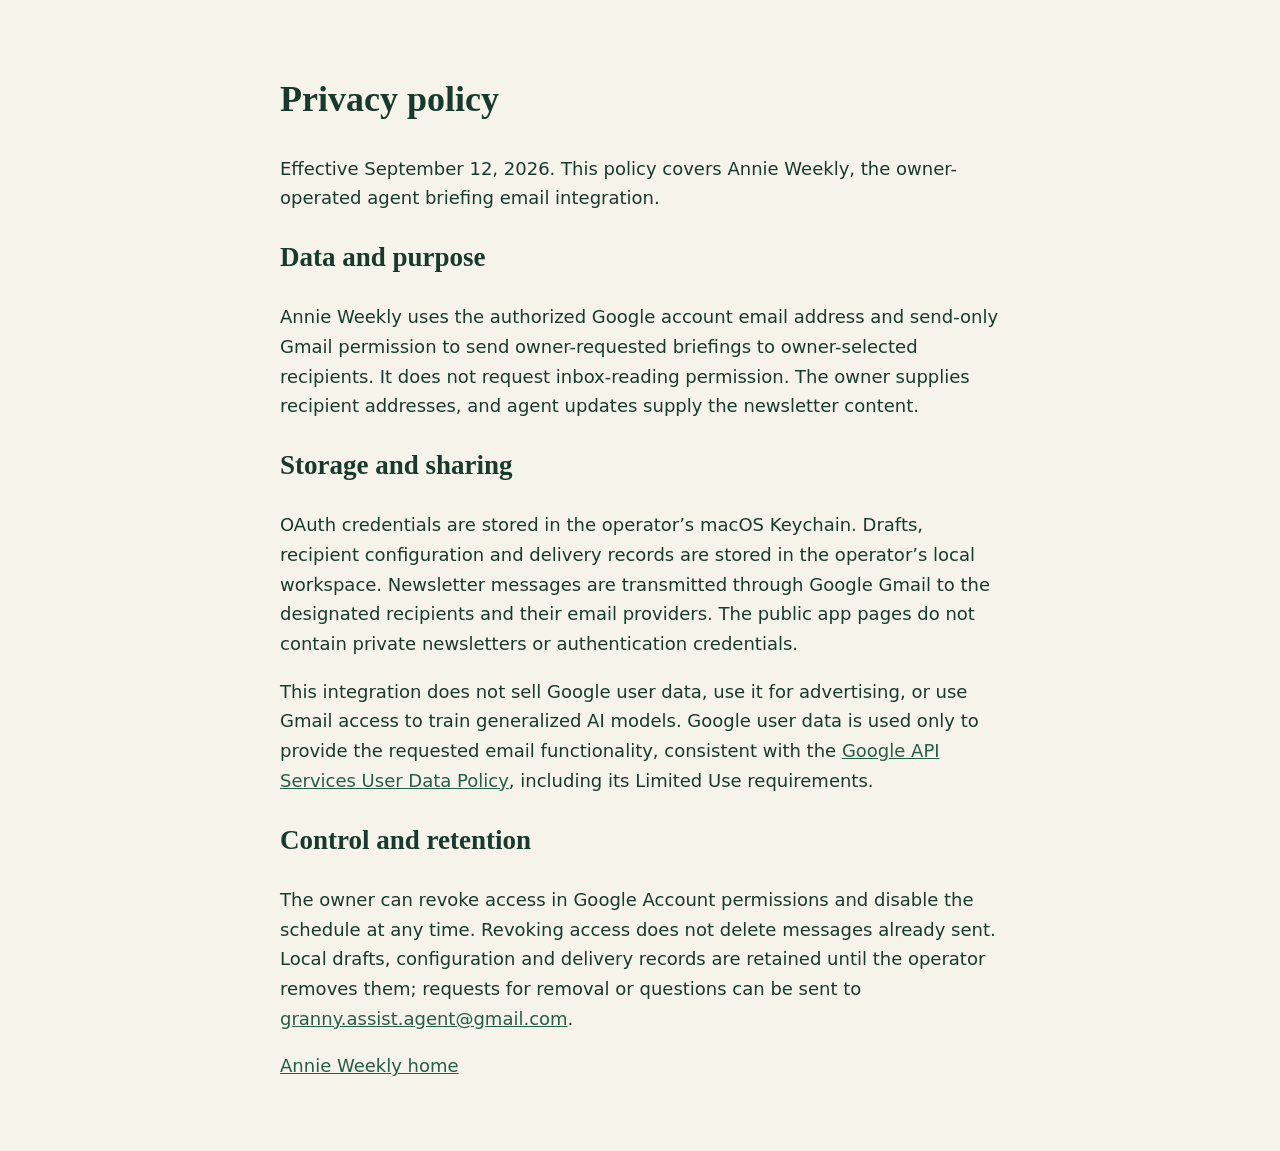
<file: annie-weekly/privacy.html>
<!doctype html><html lang="en"><meta charset="utf-8"><meta name="viewport" content="width=device-width,initial-scale=1"><title>Privacy policy — Annie Weekly</title><style>body{max-width:720px;margin:70px auto;padding:0 24px;background:#f6f3eb;color:#183a2d;font:18px/1.65 system-ui}h1,h2{font-family:Georgia,serif}a{color:#245e46}</style><main><h1>Privacy policy</h1><p>Effective September 12, 2026. This policy covers Annie Weekly, the owner-operated agent briefing email integration.</p><h2>Data and purpose</h2><p>Annie Weekly uses the authorized Google account email address and send-only Gmail permission to send owner-requested briefings to owner-selected recipients. It does not request inbox-reading permission. The owner supplies recipient addresses, and agent updates supply the newsletter content.</p><h2>Storage and sharing</h2><p>OAuth credentials are stored in the operator’s macOS Keychain. Drafts, recipient configuration and delivery records are stored in the operator’s local workspace. Newsletter messages are transmitted through Google Gmail to the designated recipients and their email providers. The public app pages do not contain private newsletters or authentication credentials.</p><p>This integration does not sell Google user data, use it for advertising, or use Gmail access to train generalized AI models. Google user data is used only to provide the requested email functionality, consistent with the <a href="https://developers.google.com/terms/api-services-user-data-policy">Google API Services User Data Policy</a>, including its Limited Use requirements.</p><h2>Control and retention</h2><p>The owner can revoke access in Google Account permissions and disable the schedule at any time. Revoking access does not delete messages already sent. Local drafts, configuration and delivery records are retained until the operator removes them; requests for removal or questions can be sent to <a href="mailto:granny.assist.agent@gmail.com">granny.assist.agent@gmail.com</a>.</p><p><a href="./">Annie Weekly home</a></p></main></html>
</file>
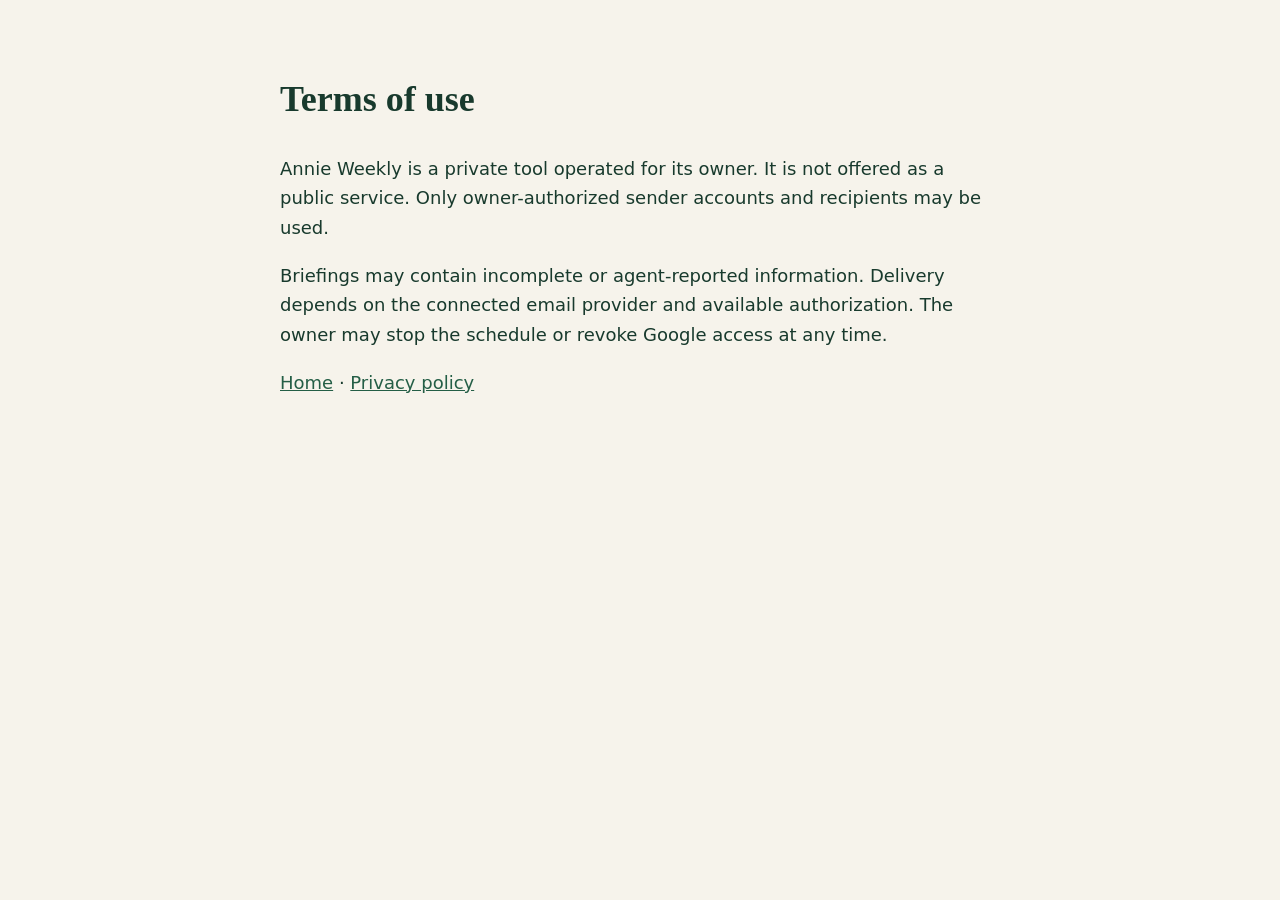
<file: annie-weekly/terms.html>
<!doctype html><html lang="en"><meta charset="utf-8"><meta name="viewport" content="width=device-width,initial-scale=1"><title>Terms of use — Annie Weekly</title><style>body{max-width:720px;margin:70px auto;padding:0 24px;background:#f6f3eb;color:#183a2d;font:18px/1.65 system-ui}h1,h2{font-family:Georgia,serif}a{color:#245e46}</style><main><h1>Terms of use</h1><p>Annie Weekly is a private tool operated for its owner. It is not offered as a public service. Only owner-authorized sender accounts and recipients may be used.</p><p>Briefings may contain incomplete or agent-reported information. Delivery depends on the connected email provider and available authorization. The owner may stop the schedule or revoke Google access at any time.</p><p><a href="./">Home</a> · <a href="privacy.html">Privacy policy</a></p></main></html>
</file>
<file: styles.css>
:root {
    --bg: #fafafa;
    --bg-alt: #f3f3f3;
    --surface: #fff;
    --text: #1a1a1a;
    --text-secondary: #6b6b6b;
    --border: rgba(0, 0, 0, 0.08);
    --border-strong: rgba(0, 0, 0, 0.14);
    --accent: #2563eb;
    --accent-hover: #1d4ed8;
    --bird: #2d6a4f;
    --nail: #c2185b;
    --radius: 12px;
    --radius-lg: 20px;
    --shadow-sm: 0 1px 3px rgba(0, 0, 0, 0.06);
    --shadow-md: 0 4px 16px rgba(0, 0, 0, 0.08);
    --shadow-lg: 0 12px 40px rgba(0, 0, 0, 0.1);
    --font: "DM Sans", -apple-system, BlinkMacSystemFont, "Segoe UI", sans-serif;
    --mono: "DM Mono", "SFMono-Regular", Consolas, monospace;
    --max-w: 1120px;
    --transition: 200ms ease;
}

*, *::before, *::after {
    box-sizing: border-box;
    margin: 0;
    padding: 0;
}

::selection {
    background: rgba(37, 99, 235, 0.15);
    color: var(--text);
}

html {
    scroll-behavior: smooth;
    scroll-padding-top: 80px;
}

body {
    font-family: var(--font);
    font-size: 1rem;
    line-height: 1.65;
    color: var(--text);
    background: var(--bg);
    -webkit-font-smoothing: antialiased;
}

img {
    display: block;
    max-width: 100%;
}

a {
    color: var(--accent);
    text-decoration: none;
    transition: color var(--transition);
}

a:hover {
    color: var(--accent-hover);
}

:focus-visible {
    outline: 2px solid var(--accent);
    outline-offset: 3px;
}

/* ---- Skip Link ---- */

.skip-link {
    position: absolute;
    left: 1rem;
    top: -3rem;
    z-index: 100;
    padding: 0.5rem 0.75rem;
    background: var(--surface);
    border: 1px solid var(--border-strong);
    border-radius: var(--radius);
    font-size: 0.875rem;
}

.skip-link:focus {
    top: 1rem;
}

/* ---- Layout ---- */

.container {
    width: min(var(--max-w), 100% - 3rem);
    margin: 0 auto;
}

.section {
    padding: 5rem 0;
}

.section--alt {
    background: var(--bg-alt);
    border-top: 1px solid var(--border);
    border-bottom: 1px solid var(--border);
}

/* ---- Header ---- */

.site-header {
    position: sticky;
    top: 0;
    z-index: 50;
    background: rgba(250, 250, 250, 0.85);
    backdrop-filter: blur(16px);
    -webkit-backdrop-filter: blur(16px);
    border-bottom: 1px solid var(--border);
}

.header-row {
    display: flex;
    align-items: center;
    justify-content: space-between;
    height: 64px;
}

.site-logo {
    font-family: var(--mono);
    font-size: 1.125rem;
    font-weight: 500;
    color: var(--text);
    text-decoration: none;
    letter-spacing: 0.05em;
    padding: 0.25rem 0.6rem;
    border: 1.5px solid var(--text);
    border-radius: 6px;
    transition: background var(--transition), color var(--transition);
}

.site-logo:hover {
    background: var(--text);
    color: var(--bg);
}

.site-nav {
    display: flex;
    gap: 2rem;
}

.nav-link {
    color: var(--text-secondary);
    font-size: 0.9rem;
    font-weight: 500;
    letter-spacing: 0.01em;
    text-decoration: none;
    padding: 0.25rem 0;
    border-bottom: 1.5px solid transparent;
    transition: color var(--transition), border-color var(--transition);
}

.nav-link:hover,
.nav-link[aria-current="true"] {
    color: var(--text);
    border-bottom-color: var(--text);
}

/* ---- Hero ---- */

.hero {
    padding: 5rem 0 2rem;
    overflow: hidden;
}

.hero-text {
    text-align: center;
    max-width: 680px;
    margin: 0 auto 3rem;
    display: flex;
    flex-direction: column;
    align-items: center;
    gap: 1.25rem;
}

.hero-title {
    font-size: clamp(2.2rem, 5vw, 3.75rem);
    font-weight: 700;
    line-height: 1.1;
    letter-spacing: -0.035em;
    color: var(--text);
}

.hero-sub {
    max-width: 520px;
    font-size: 1.1rem;
    color: var(--text-secondary);
    line-height: 1.65;
}

/* ---- Coverflow Carousel ---- */

.coverflow {
    position: relative;
    width: 100%;
    height: 420px;
    perspective: 1200px;
    -webkit-perspective: 1200px;
    margin: 0 auto;
    user-select: none;
}

.coverflow-track {
    position: relative;
    width: 100%;
    height: 100%;
    transform-style: preserve-3d;
    -webkit-transform-style: preserve-3d;
    touch-action: pan-y;
}

.coverflow-slide {
    position: absolute;
    top: 50%;
    left: 50%;
    width: 320px;
    height: 380px;
    margin-left: -160px;
    margin-top: -190px;
    border-radius: 8px;
    overflow: hidden;
    box-shadow: 0 20px 60px rgba(0, 0, 0, 0.3);
    transition: transform 0.6s cubic-bezier(0.23, 1, 0.32, 1),
                opacity 0.6s cubic-bezier(0.23, 1, 0.32, 1),
                filter 0.6s cubic-bezier(0.23, 1, 0.32, 1),
                box-shadow 0.6s cubic-bezier(0.23, 1, 0.32, 1);
    cursor: pointer;
    backface-visibility: hidden;
    -webkit-backface-visibility: hidden;
    will-change: transform, opacity;
}

.coverflow-slide img {
    width: 100%;
    height: 100%;
    object-fit: cover;
    pointer-events: none;
}

.coverflow-slide::after {
    content: "";
    position: absolute;
    bottom: 0;
    left: 0;
    right: 0;
    height: 100%;
    background: linear-gradient(to bottom,
        transparent 50%,
        rgba(0, 0, 0, 0.02) 70%,
        rgba(0, 0, 0, 0.08) 100%
    );
    pointer-events: none;
    transition: opacity 0.6s ease;
}

.coverflow-slide[data-pos="0"] {
    transform: translateZ(80px);
    z-index: 10;
    box-shadow: 0 30px 80px rgba(0, 0, 0, 0.35);
    opacity: 1;
    filter: brightness(1);
}

.coverflow-slide[data-pos="0"]::after {
    opacity: 0;
}

.coverflow-slide[data-pos="1"] {
    transform: translateX(280px) translateZ(-80px) rotateY(-35deg);
    z-index: 8;
    opacity: 0.85;
    filter: brightness(0.8);
}

.coverflow-slide[data-pos="-1"] {
    transform: translateX(-280px) translateZ(-80px) rotateY(35deg);
    z-index: 8;
    opacity: 0.85;
    filter: brightness(0.8);
}

.coverflow-slide[data-pos="2"] {
    transform: translateX(480px) translateZ(-200px) rotateY(-40deg);
    z-index: 6;
    opacity: 0.55;
    filter: brightness(0.65);
}

.coverflow-slide[data-pos="-2"] {
    transform: translateX(-480px) translateZ(-200px) rotateY(40deg);
    z-index: 6;
    opacity: 0.55;
    filter: brightness(0.65);
}

.coverflow-slide[data-pos="3"],
.coverflow-slide[data-pos="-3"] {
    opacity: 0;
    z-index: 1;
    pointer-events: none;
}

.coverflow-slide[data-pos="3"] {
    transform: translateX(600px) translateZ(-300px) rotateY(-40deg);
}

.coverflow-slide[data-pos="-3"] {
    transform: translateX(-600px) translateZ(-300px) rotateY(40deg);
}

.coverflow-btn {
    position: absolute;
    top: 50%;
    transform: translateY(-50%);
    z-index: 20;
    width: 48px;
    height: 48px;
    border: none;
    border-radius: 50%;
    background: rgba(255, 255, 255, 0.9);
    box-shadow: 0 4px 16px rgba(0, 0, 0, 0.12);
    font-size: 1.6rem;
    line-height: 1;
    color: var(--text);
    cursor: pointer;
    transition: transform var(--transition), box-shadow var(--transition), background var(--transition);
    display: flex;
    align-items: center;
    justify-content: center;
}

.coverflow-btn:hover {
    background: #fff;
    transform: translateY(-50%) scale(1.08);
    box-shadow: 0 6px 20px rgba(0, 0, 0, 0.16);
}

.coverflow-prev { left: max(1rem, calc(50% - 380px)); }
.coverflow-next { right: max(1rem, calc(50% - 380px)); }

.coverflow-label {
    position: absolute;
    bottom: -24px;
    left: 50%;
    transform: translateX(-50%);
    font-family: var(--mono);
    font-size: 0.75rem;
    font-weight: 500;
    letter-spacing: 0.08em;
    color: var(--text);
    background: var(--surface);
    padding: 0.35rem 1rem;
    border-radius: 999px;
    border: 1px solid var(--border);
    box-shadow: 0 4px 12px rgba(0, 0, 0, 0.06);
    text-align: center;
    line-height: 1.4;
    max-width: min(90vw, 28rem);
    white-space: normal;
    transition: opacity 0.3s ease;
    z-index: 10;
}

/* ---- Section Headers ---- */

.section-header {
    margin-bottom: 3rem;
}

.section-num {
    font-family: var(--mono);
    font-size: 0.75rem;
    font-weight: 500;
    letter-spacing: 0.15em;
    text-transform: uppercase;
    color: var(--text-secondary);
    display: block;
    margin-bottom: 0.75rem;
}

.section-header h2 {
    font-size: clamp(2rem, 4vw, 3rem);
    font-weight: 700;
    line-height: 1.1;
    letter-spacing: -0.03em;
    margin-bottom: 0.5rem;
}

.section-desc {
    color: var(--text-secondary);
    font-size: 1.05rem;
    max-width: 500px;
}

.section-link {
    display: inline-block;
    margin-top: 0.75rem;
    font-weight: 500;
    font-size: 0.95rem;
}

/* ---- Bird Grid ---- */

.bird-grid {
    display: grid;
    grid-template-columns: repeat(3, 1fr);
    gap: 1.25rem;
}

.bird-card {
    position: relative;
    border-radius: var(--radius-lg);
    overflow: hidden;
    background: var(--surface);
    box-shadow: var(--shadow-sm);
    transition: transform var(--transition), box-shadow var(--transition);
}

.bird-card:hover {
    transform: translateY(-4px);
    box-shadow: var(--shadow-lg);
}

.bird-card img {
    width: 100%;
    aspect-ratio: 3 / 4;
    object-fit: cover;
    transition: transform 400ms ease;
}

.bird-card:hover img {
    transform: scale(1.03);
}

.bird-card figcaption {
    position: absolute;
    bottom: 0;
    left: 0;
    right: 0;
    padding: 3rem 1.25rem 1.25rem;
    background: linear-gradient(to top, rgba(0, 0, 0, 0.7), transparent);
    color: #fff;
    display: flex;
    justify-content: space-between;
    align-items: flex-end;
}

.bird-card figcaption strong {
    font-size: 1rem;
    font-weight: 600;
}

.bird-card figcaption span {
    font-size: 0.8rem;
    opacity: 0.75;
    font-family: var(--mono);
}

.bird-card--wide {
    grid-column: span 2;
}

.bird-card--wide img {
    aspect-ratio: 16 / 9;
}

/* ---- Project Feature ---- */

.project-feature {
    background: var(--surface);
    border: 1px solid var(--border);
    border-radius: var(--radius-lg);
    padding: 2.5rem;
    margin-bottom: 2.5rem;
    box-shadow: var(--shadow-sm);
}

.project-feature__label {
    font-family: var(--mono);
    font-size: 0.75rem;
    font-weight: 500;
    letter-spacing: 0.12em;
    text-transform: uppercase;
    color: var(--accent);
    margin-bottom: 0.75rem;
}

.project-feature h3 {
    font-size: clamp(1.5rem, 3vw, 2.25rem);
    font-weight: 700;
    line-height: 1.15;
    letter-spacing: -0.02em;
    margin-bottom: 0.75rem;
}

.project-feature p {
    color: var(--text-secondary);
    max-width: 600px;
    margin-bottom: 1.25rem;
}

.tag-row {
    display: flex;
    flex-wrap: wrap;
    gap: 0.5rem;
    margin-bottom: 1.5rem;
}

.tag {
    font-family: var(--mono);
    font-size: 0.7rem;
    font-weight: 500;
    letter-spacing: 0.06em;
    text-transform: uppercase;
    padding: 0.3rem 0.65rem;
    border: 1px solid var(--border-strong);
    border-radius: 999px;
    color: var(--text-secondary);
}

.btn-row {
    display: flex;
    gap: 0.75rem;
}

.btn {
    display: inline-flex;
    align-items: center;
    padding: 0.65rem 1.25rem;
    font-size: 0.9rem;
    font-weight: 500;
    border-radius: 999px;
    text-decoration: none;
    transition: transform var(--transition), box-shadow var(--transition), background var(--transition);
}

.btn--primary {
    background: var(--text);
    color: #fff;
}

.btn--primary:hover {
    color: #fff;
    transform: translateY(-1px);
    box-shadow: 0 4px 12px rgba(0, 0, 0, 0.2);
}

.btn--ghost {
    background: transparent;
    color: var(--text);
    border: 1px solid var(--border-strong);
}

.btn--ghost:hover {
    color: var(--text);
    background: var(--bg-alt);
    transform: translateY(-1px);
}

/* ---- Writing List ---- */

.writing-list {
    margin-bottom: 2.5rem;
}

.writing-list__title {
    font-size: 0.8rem;
    font-family: var(--mono);
    font-weight: 500;
    letter-spacing: 0.12em;
    text-transform: uppercase;
    color: var(--text-secondary);
    margin-bottom: 1rem;
    padding-bottom: 0.75rem;
    border-bottom: 1px solid var(--border);
}

.writing-item {
    display: flex;
    justify-content: space-between;
    align-items: baseline;
    gap: 1.5rem;
    padding: 1rem 0;
    border-bottom: 1px solid var(--border);
    text-decoration: none;
    color: var(--text);
    transition: padding-left var(--transition);
}

.writing-item:hover {
    padding-left: 0.5rem;
}

.writing-item__title {
    font-weight: 500;
    font-size: 1.05rem;
}

.writing-item__meta {
    font-family: var(--mono);
    font-size: 0.75rem;
    color: var(--text-secondary);
    white-space: nowrap;
    flex-shrink: 0;
}

/* ---- Link Row ---- */

.link-row {
    display: grid;
    grid-template-columns: repeat(2, 1fr);
    gap: 1rem;
}

.link-card {
    display: flex;
    flex-direction: column;
    gap: 0.25rem;
    padding: 1.25rem 1.5rem;
    background: var(--surface);
    border: 1px solid var(--border);
    border-radius: var(--radius);
    text-decoration: none;
    color: var(--text);
    transition: transform var(--transition), box-shadow var(--transition), border-color var(--transition);
}

.link-card:hover {
    color: var(--text);
    transform: translateY(-2px);
    box-shadow: var(--shadow-md);
    border-color: var(--border-strong);
}

.link-card strong {
    font-size: 1.05rem;
}

.link-card span {
    font-size: 0.875rem;
    color: var(--text-secondary);
}

/* ---- Nail Grid ---- */

.nail-grid {
    display: grid;
    grid-template-columns: repeat(3, 1fr);
    gap: 1.25rem;
}

.nail-card {
    position: relative;
    border-radius: var(--radius-lg);
    overflow: hidden;
    background: var(--surface);
    border: 1px solid var(--border);
    box-shadow: var(--shadow-sm);
    transition: transform var(--transition), box-shadow var(--transition), opacity 500ms ease, filter 500ms ease;
}

.nail-card:hover {
    transform: translateY(-4px);
    box-shadow: var(--shadow-lg);
}

.nail-card.is-faded {
    opacity: 0.28;
    filter: saturate(0.8) brightness(0.92);
}

.nail-card.is-featured {
    opacity: 1;
    filter: none;
}

.nail-card img {
    width: 100%;
    aspect-ratio: 1;
    object-fit: cover;
    transition: transform 400ms ease;
}

.nail-card:hover img {
    transform: scale(1.03);
}

.nail-card figcaption {
    position: absolute;
    bottom: 0;
    left: 0;
    right: 0;
    padding: 3rem 1.25rem 1.25rem;
    background: linear-gradient(to top, rgba(0, 0, 0, 0.7), transparent);
    color: #fff;
    display: flex;
    justify-content: space-between;
    align-items: flex-end;
}

.nail-card figcaption strong {
    font-size: 1rem;
    font-weight: 600;
}

.nail-card figcaption span {
    font-size: 0.8rem;
    opacity: 0.75;
    font-family: var(--mono);
}

/* ---- Essay Card ---- */

.essay-card-link {
    text-decoration: none;
    color: inherit;
    display: block;
    max-width: 920px;
    cursor: pointer;
}

.essay-card-link + .essay-card-link {
    margin-top: 1.35rem;
}

.essay-card-link:hover {
    color: inherit;
}

.essay-card {
    display: grid;
    grid-template-columns: minmax(220px, 0.85fr) minmax(0, 1.35fr);
    min-height: 255px;
    background: var(--surface);
    border: 1px solid var(--border);
    border-radius: var(--radius-lg);
    padding: 0;
    box-shadow: var(--shadow-sm);
    overflow: hidden;
    transition: transform var(--transition), box-shadow var(--transition), border-color var(--transition);
}

.essay-card__body {
    display: flex;
    flex-direction: column;
    align-items: flex-start;
    padding: clamp(1.5rem, 3vw, 2.35rem) clamp(1.5rem, 3.5vw, 2.65rem);
}

.essay-card:hover {
    transform: translateY(-3px);
    box-shadow: var(--shadow-md);
    border-color: var(--border-strong);
}

.essay-cover {
    width: 100%;
    height: 100%;
    min-height: 255px;
    object-fit: cover;
    aspect-ratio: auto;
    display: block;
}

.essay-card__meta {
    font-family: var(--mono);
    font-size: 0.72rem;
    font-weight: 500;
    letter-spacing: 0.11em;
    text-transform: uppercase;
    color: var(--text-secondary);
    margin-bottom: 0.8rem;
}

.essay-card__title {
    font-size: clamp(1.35rem, 2.5vw, 1.75rem);
    font-weight: 700;
    line-height: 1.18;
    letter-spacing: -0.035em;
    margin-bottom: 0.85rem;
}

.essay-card__excerpt {
    color: var(--text-secondary);
    line-height: 1.62;
    max-width: 58ch;
    margin-bottom: 1.35rem;
}

.essay-card__link {
    margin-top: auto;
    font-weight: 600;
    font-size: 0.95rem;
}

/* ---- About ---- */

.about-grid {
    display: grid;
    grid-template-columns: 280px 1fr;
    gap: 3.5rem;
    align-items: start;
}

.about-photo img {
    width: 100%;
    aspect-ratio: 1;
    object-fit: cover;
    object-position: center 25%;
    border-radius: var(--radius-lg);
    box-shadow: var(--shadow-md);
}

.about-content h2 {
    font-size: clamp(2rem, 4vw, 3rem);
    font-weight: 700;
    line-height: 1.1;
    letter-spacing: -0.03em;
    margin-bottom: 1rem;
}

.about-content p {
    color: var(--text-secondary);
    margin-bottom: 1rem;
    max-width: 520px;
}

.about-links {
    display: flex;
    gap: 1.5rem;
    margin-top: 0.5rem;
}

.about-links a {
    font-weight: 500;
}

/* ---- Footer ---- */

.site-footer {
    padding: 2rem 0;
    border-top: 1px solid var(--border);
}

.footer-row {
    display: flex;
    justify-content: space-between;
    align-items: center;
    color: var(--text-secondary);
    font-size: 0.85rem;
}

/* ---- Contact Modal ---- */

.modal {
    position: fixed;
    top: 0; left: 0; right: 0; bottom: 0;
    z-index: 1000;
    display: flex;
    align-items: center;
    justify-content: center;
    opacity: 0;
    pointer-events: none;
    transition: opacity var(--transition);
}

.modal.is-open {
    opacity: 1;
    pointer-events: auto;
}

.modal-backdrop {
    position: absolute;
    top: 0; left: 0; right: 0; bottom: 0;
    background: rgba(0, 0, 0, 0.4);
    backdrop-filter: blur(4px);
    -webkit-backdrop-filter: blur(4px);
}

.modal-content {
    position: relative;
    background: var(--surface);
    width: min(500px, 90vw);
    padding: 2.5rem;
    border-radius: var(--radius-lg);
    box-shadow: var(--shadow-lg);
    transform: translateY(20px);
    transition: transform var(--transition);
    max-height: 90vh;
    overflow-y: auto;
}

.modal.is-open .modal-content {
    transform: translateY(0);
}

.modal-close {
    position: absolute;
    top: 1rem; right: 1rem;
    background: transparent;
    border: none;
    font-size: 1.5rem;
    line-height: 1;
    cursor: pointer;
    color: var(--text-secondary);
    padding: 0.5rem;
    transition: color var(--transition);
}

.modal-close:hover {
    color: var(--text);
}

.modal-content h2 {
    font-size: 1.75rem;
    font-weight: 700;
    margin-bottom: 0.5rem;
}

.modal-content p {
    color: var(--text-secondary);
    margin-bottom: 1.5rem;
    font-size: 0.95rem;
}

.form-group {
    margin-bottom: 1.25rem;
}

.form-group label {
    display: block;
    font-weight: 500;
    margin-bottom: 0.5rem;
    font-size: 0.9rem;
}

.form-group input,
.form-group textarea {
    width: 100%;
    padding: 0.75rem 1rem;
    border: 1px solid var(--border-strong);
    border-radius: var(--radius);
    background: var(--bg);
    color: var(--text);
    font-family: var(--font);
    font-size: 0.95rem;
    transition: border-color var(--transition), box-shadow var(--transition);
    resize: vertical;
}

.form-group input:focus,
.form-group textarea:focus {
    outline: none;
    border-color: var(--accent);
    box-shadow: 0 0 0 3px rgba(37, 99, 235, 0.15);
}

.modal-content .btn {
    width: 100%;
    justify-content: center;
    margin-top: 0.5rem;
}

/* ---- Animations ---- */

@media (prefers-reduced-motion: no-preference) {
    .hero-text,
    .coverflow {
        animation: fade-up 650ms ease both;
    }

    .coverflow { animation-delay: 120ms; }

    .section-header,
    .bird-card,
    .nail-card,
    .essay-card,
    .about-grid {
        animation: fade-up 500ms ease both;
    }

    .bird-card:nth-child(2),
    .nail-card:nth-child(2) { animation-delay: 80ms; }
    .bird-card:nth-child(3),
    .nail-card:nth-child(3) { animation-delay: 160ms; }
    .bird-card:nth-child(4) { animation-delay: 240ms; }
}

@keyframes fade-up {
    from {
        opacity: 0;
        transform: translateY(20px);
    }
    to {
        opacity: 1;
        transform: translateY(0);
    }
}

/* ---- Responsive ---- */

@media (max-width: 900px) {
    .hero {
        padding: 4rem 0 1.5rem;
    }

    .coverflow {
        height: 360px;
    }

    .coverflow-slide {
        width: 260px;
        height: 320px;
        margin-left: -130px;
        margin-top: -160px;
    }

    .coverflow-slide[data-pos="1"] {
        transform: translateX(220px) translateZ(-60px) rotateY(-35deg);
    }
    .coverflow-slide[data-pos="-1"] {
        transform: translateX(-220px) translateZ(-60px) rotateY(35deg);
    }
    .coverflow-slide[data-pos="2"],
    .coverflow-slide[data-pos="-2"],
    .coverflow-slide[data-pos="3"],
    .coverflow-slide[data-pos="-3"] {
        opacity: 0;
        pointer-events: none;
    }

    .bird-grid {
        grid-template-columns: repeat(2, 1fr);
    }

    .bird-card--wide {
        grid-column: span 2;
    }

    .about-grid {
        grid-template-columns: 1fr;
        gap: 2rem;
    }

    .about-photo {
        max-width: 240px;
    }
}

@media (max-width: 640px) {
    .container {
        width: min(100% - 2rem, 100%);
    }

    .hero {
        padding: 3rem 0 1rem;
    }

    .hero-title {
        font-size: 2rem;
    }

    .hero-text {
        margin-bottom: 2rem;
    }

    .coverflow {
        height: 320px;
    }

    .coverflow-slide {
        width: 240px;
        height: 280px;
        margin-left: -120px;
        margin-top: -140px;
    }

    .coverflow-slide[data-pos="1"] {
        transform: translateX(145px) translateZ(-45px) rotateY(-24deg);
    }
    .coverflow-slide[data-pos="-1"] {
        transform: translateX(-145px) translateZ(-45px) rotateY(24deg);
    }

    .coverflow-prev { left: 0.4rem; }
    .coverflow-next { right: 0.4rem; }

    .coverflow-btn {
        width: 44px;
        height: 44px;
        font-size: 1.3rem;
        background: rgba(255, 255, 255, 0.82);
    }

    .coverflow-label {
        bottom: -18px;
        max-width: calc(100vw - 2.5rem);
        font-size: 0.7rem;
        padding: 0.35rem 0.8rem;
    }

    .section {
        padding: 3.5rem 0;
    }

    .site-nav {
        gap: 1.25rem;
    }

    .nav-link {
        font-size: 0.85rem;
    }

    .header-row {
        height: 56px;
    }

    .bird-grid {
        display: flex;
        overflow-x: auto;
        scroll-snap-type: x mandatory;
        gap: 1rem;
        padding-bottom: 1rem;
        -webkit-overflow-scrolling: touch;
        scrollbar-width: none; /* Firefox */
    }

    .bird-grid::-webkit-scrollbar {
        display: none; /* Safari and Chrome */
    }

    .bird-card {
        flex: 0 0 85%;
        scroll-snap-align: center;
    }

    .bird-card--wide {
        grid-column: auto;
        flex: 0 0 85%;
    }

    .bird-card--wide img {
        aspect-ratio: 3 / 4;
    }

    .nail-grid {
        display: flex;
        overflow-x: auto;
        scroll-snap-type: x mandatory;
        gap: 1rem;
        padding-bottom: 1rem;
        -webkit-overflow-scrolling: touch;
        scrollbar-width: none; /* Firefox */
    }

    .nail-grid::-webkit-scrollbar {
        display: none; /* Safari and Chrome */
    }
    
    .nail-card {
        flex: 0 0 85%;
        scroll-snap-align: center;
    }

    .essay-card {
        padding: 0;
    }

    .about-photo {
        max-width: 200px;
    }

    .footer-row {
        text-align: center;
    }
}

/* ---- Blockquote ---- */

blockquote {
    margin: 1.25rem 0;
    padding: 1rem 1.25rem;
    border-left: 3px solid var(--border-strong);
    color: var(--text-secondary);
    font-style: italic;
    line-height: 1.65;
}

/* ---- Technical Aside ---- */

.technical-aside {
    margin: 1.25rem 0;
    padding: 1.25rem 1.5rem;
    background: rgba(255, 242, 195, 0.25);
    border: 1px solid rgba(200, 175, 90, 0.15);
    border-radius: var(--radius);
    box-shadow: var(--shadow-sm);
}

.technical-aside p {
    margin-bottom: 0;
    color: var(--text-secondary);
    font-size: 0.92rem;
    line-height: 1.6;
}

.technical-aside__label {
    display: inline-block;
    font-family: var(--mono);
    font-size: 0.7rem;
    font-weight: 500;
    letter-spacing: 0.08em;
    text-transform: uppercase;
    color: #8a7430;
    margin-bottom: 0.6rem;
}

/* ---- Sub-page Nav (robot / essay pages) ---- */

.navbar {
    position: sticky;
    top: 0;
    z-index: 50;
    background: rgba(250, 250, 250, 0.85);
    backdrop-filter: blur(16px);
    -webkit-backdrop-filter: blur(16px);
    border-bottom: 1px solid var(--border);
}

.nav-container {
    width: min(var(--max-w), 100% - 3rem);
    margin: 0 auto;
    display: flex;
    align-items: center;
    justify-content: space-between;
    height: 64px;
}

.nav-logo {
    font-weight: 700;
    font-size: 1.1rem;
}

.nav-logo a {
    color: var(--text);
    text-decoration: none;
}

.nav-menu {
    display: flex;
    align-items: center;
    gap: 1.5rem;
    list-style: none;
}

.footer {
    padding: 2rem 0;
    border-top: 1px solid var(--border);
}

.footer .container {
    display: flex;
    align-items: center;
    justify-content: space-between;
    color: var(--text-secondary);
    font-size: 0.85rem;
}

.footer-links {
    display: flex;
    gap: 1.25rem;
    list-style: none;
}

.social-link {
    color: var(--accent);
    font-weight: 500;
}

/* ---- Article / Project Pages (shared styles) ---- */

.project-body {
    background: var(--bg);
}

.project-body .section {
    padding: 4rem 0;
}

.article-container {
    width: min(820px, 100% - 3rem);
    margin: 0 auto;
}

.article-hero {
    padding-top: 5rem;
}

.article-hero-banner {
    width: 100%;
    border-radius: var(--radius-lg);
    object-fit: cover;
    aspect-ratio: 21 / 9;
    display: block;
    margin-bottom: 2rem;
    box-shadow: var(--shadow-md);
}

.article-kicker {
    font-family: var(--mono);
    font-size: 0.75rem;
    letter-spacing: 0.12em;
    text-transform: uppercase;
    color: var(--text-secondary);
}

.article-title {
    font-size: clamp(2.25rem, 5vw, 3.75rem);
    line-height: 1.05;
    letter-spacing: -0.03em;
    margin: 0.75rem 0 1rem;
}

.article-subtitle {
    max-width: 44rem;
    font-size: 1.05rem;
    color: var(--text-secondary);
}

.article-meta,
.project-tags,
.article-links {
    display: flex;
    flex-wrap: wrap;
    gap: 0.75rem;
    margin-top: 1.25rem;
}

.meta-pill {
    font-family: var(--mono);
    font-size: 0.7rem;
    letter-spacing: 0.06em;
    text-transform: uppercase;
    padding: 0.3rem 0.55rem;
    border: 1px solid var(--border-strong);
    border-radius: 999px;
    color: var(--text-secondary);
}

.article-heading {
    font-size: clamp(1.75rem, 4vw, 2.5rem);
    line-height: 1.1;
    letter-spacing: -0.03em;
    margin-bottom: 1rem;
}

.article-section p {
    margin-bottom: 1rem;
    color: var(--text-secondary);
}

.article-alt {
    background: var(--bg-alt);
}

.article-grid {
    display: grid;
    grid-template-columns: repeat(3, 1fr);
    gap: 1.25rem;
    margin: 1.25rem 0;
}

.article-card {
    padding: 1.25rem;
    background: var(--surface);
    border: 1px solid var(--border);
    border-radius: var(--radius);
}

.article-card h3 {
    font-size: 1.05rem;
    margin-bottom: 0.5rem;
}

.article-card ul {
    list-style: none;
    display: grid;
    gap: 0.4rem;
}

.article-card ul li::before {
    content: "+ ";
    color: var(--accent);
}

.article-card ul li,
.article-card p {
    color: var(--text-secondary);
}

.article-card pre {
    overflow-x: auto;
    padding: 1rem;
    margin-top: 0.75rem;
    background: var(--bg-alt);
    border: 1px solid var(--border);
    border-radius: var(--radius);
    font-family: var(--mono);
    font-size: 0.85rem;
    line-height: 1.55;
}

.article-card code,
.inline-code {
    font-family: var(--mono);
}

.inline-code {
    padding: 0.1rem 0.35rem;
    background: var(--bg-alt);
    border: 1px solid var(--border);
    border-radius: 4px;
    font-size: 0.9em;
}

.article-callout {
    margin-top: 1.5rem;
    padding: 1.25rem;
    border-left: 3px solid var(--accent);
    background: var(--surface);
    border-radius: 0 var(--radius) var(--radius) 0;
}

.article-callout h2,
.article-callout h3 {
    margin-bottom: 0.5rem;
}

.article-callout ul {
    padding-left: 1rem;
    display: grid;
    gap: 0.5rem;
}

.article-table {
    overflow-x: auto;
    margin-top: 1.25rem;
}

.article-table table {
    width: 100%;
    min-width: 640px;
    border-collapse: collapse;
    background: var(--surface);
    border: 1px solid var(--border);
    border-radius: var(--radius);
}

.article-table th,
.article-table td {
    padding: 0.85rem;
    border-bottom: 1px solid var(--border);
    text-align: left;
    vertical-align: top;
}

.article-table th {
    font-family: var(--mono);
    font-size: 0.7rem;
    text-transform: uppercase;
    letter-spacing: 0.08em;
    color: var(--text-secondary);
    background: var(--bg-alt);
}

.article-table tr:last-child td {
    border-bottom: none;
}

.article-footnote {
    color: var(--text-secondary);
}

.agentic-hero {
    background: var(--bg-alt);
    border-bottom: 1px solid var(--border);
}

.agentic-system-article {
    padding-top: 3rem;
}

.agentic-system-article .tldr {
    padding: 1.35rem 1.5rem;
    border-left: 3px solid var(--accent);
    background: var(--surface);
    border-radius: 0 var(--radius) var(--radius) 0;
    box-shadow: var(--shadow-sm);
    margin-bottom: 2rem;
}

.agentic-system-article .label,
.agentic-system-article .figure-meta span,
.agentic-system-article .trigger-card span {
    display: block;
    font-family: var(--mono);
    font-size: 0.72rem;
    font-weight: 500;
    letter-spacing: 0.11em;
    text-transform: uppercase;
    color: var(--text-secondary);
}

.agentic-system-article h2 {
    font-size: clamp(1.75rem, 4vw, 2.5rem);
    line-height: 1.1;
    letter-spacing: -0.03em;
    margin: 3rem 0 1rem;
}

.agentic-system-article h3 {
    font-size: 1.25rem;
    line-height: 1.2;
    margin: 2rem 0 0.65rem;
}

.agentic-system-article p,
.agentic-system-article li,
.agentic-system-article td {
    color: var(--text-secondary);
}

.agentic-system-article p {
    margin-bottom: 1rem;
}

.agentic-system-article ul,
.agentic-system-article ol {
    padding-left: 1.25rem;
    margin: 1rem 0 1.35rem;
}

.agentic-system-article li {
    margin-bottom: 0.4rem;
}

.agentic-system-article code {
    font-family: var(--mono);
    padding: 0.1rem 0.35rem;
    background: var(--bg-alt);
    border: 1px solid var(--border);
    border-radius: 4px;
    font-size: 0.9em;
}

.figure-card {
    margin: 2rem 0;
    padding: 1rem;
    background: var(--surface);
    border: 1px solid var(--border);
    border-radius: var(--radius-lg);
    box-shadow: var(--shadow-sm);
}

.figure-card img {
    width: 100%;
    border-radius: var(--radius);
    border: 1px solid var(--border);
    background: #fff;
}

.figure-meta {
    display: flex;
    justify-content: space-between;
    gap: 1rem;
    align-items: baseline;
    margin-bottom: 0.8rem;
}

.figure-card figcaption,
.figure-card .caption {
    margin: 0.85rem 0 0;
    color: var(--text-secondary);
    font-size: 0.95rem;
}

.trigger-grid {
    display: grid;
    grid-template-columns: repeat(4, minmax(0, 1fr));
    gap: 0.85rem;
}

.trigger-card {
    min-height: 180px;
    padding: 1rem;
    background: var(--bg-alt);
    border: 1px solid var(--border);
    border-top: 4px solid var(--accent);
    border-radius: var(--radius);
}

.trigger-card h4 {
    font-size: 1.05rem;
    line-height: 1.15;
    margin: 0.55rem 0;
}

.trigger-card p {
    font-size: 0.92rem;
    line-height: 1.5;
}

.trigger-card small {
    display: block;
    color: var(--text-secondary);
    font-family: var(--mono);
    font-size: 0.72rem;
}

.video-placeholder {
    margin-top: 2rem;
    padding: 1.25rem;
    border-left: 2px solid var(--border-strong);
    background: var(--bg-alt);
    border-radius: 0 var(--radius) var(--radius) 0;
}

.video-badge {
    display: inline-block;
    font-family: var(--mono);
    font-size: 0.7rem;
    letter-spacing: 0.08em;
    text-transform: uppercase;
    color: var(--text-secondary);
    margin-bottom: 0.6rem;
}

.video-title {
    font-size: 1.3rem;
    margin-bottom: 0.5rem;
}

.video-text {
    color: var(--text-secondary);
}

.cta-button,
.ghost-button {
    display: inline-flex;
    align-items: center;
    padding: 0.65rem 1.25rem;
    font-size: 0.9rem;
    font-weight: 500;
    border-radius: 999px;
    text-decoration: none;
    transition: transform var(--transition), box-shadow var(--transition), background var(--transition);
}

.cta-button {
    background: var(--text);
    color: #fff;
}

.cta-button:hover {
    color: #fff;
    transform: translateY(-1px);
    box-shadow: 0 4px 12px rgba(0, 0, 0, 0.2);
}

.ghost-button {
    background: transparent;
    color: var(--text);
    border: 1px solid var(--border-strong);
}

.ghost-button:hover {
    color: var(--text);
    background: var(--bg-alt);
    transform: translateY(-1px);
}

@media (max-width: 900px) {
    .nav-menu {
        gap: 1rem;
        flex-wrap: wrap;
    }
}

@media (max-width: 640px) {
    .article-container {
        width: min(100% - 2rem, 100%);
    }

    .article-title {
        font-size: 2.25rem;
    }

    .article-grid {
        grid-template-columns: 1fr;
    }

    .figure-meta {
        display: block;
    }

    .trigger-grid {
        grid-template-columns: 1fr;
    }

    .nav-container {
        flex-direction: column;
        align-items: flex-start;
        height: auto;
        padding: 0.75rem 0;
        gap: 0.5rem;
    }

    .nav-menu {
        gap: 0.75rem;
    }

    .nav-link {
        font-size: 0.85rem;
    }
}

/* ---- Lightbox ---- */

.lightbox {
    position: fixed;
    inset: 0;
    z-index: 1000;
    display: none;
    align-items: center;
    justify-content: center;
    opacity: 0;
    transition: opacity var(--transition);
}

.lightbox[aria-hidden="false"] {
    display: flex;
    opacity: 1;
}

.lightbox-overlay {
    position: absolute;
    inset: 0;
    background: rgba(0, 0, 0, 0.85);
    backdrop-filter: blur(5px);
    -webkit-backdrop-filter: blur(5px);
}

.lightbox-content {
    position: relative;
    z-index: 1001;
    max-width: 90vw;
    max-height: 90vh;
    display: flex;
    flex-direction: column;
    align-items: center;
}

.lightbox-img {
    max-width: 100%;
    max-height: 80vh;
    object-fit: contain;
    border-radius: var(--radius-sm);
    box-shadow: var(--shadow-lg);
}

.lightbox-caption {
    margin-top: 1.5rem;
    padding: 0.4rem 1.2rem;
    background: var(--surface);
    color: var(--text-primary);
    border-radius: 999px;
    font-size: 0.85rem;
    font-family: var(--mono);
    text-align: center;
    letter-spacing: 0.05em;
    font-weight: 500;
    box-shadow: 0 4px 12px rgba(0, 0, 0, 0.15);
    border: 1px solid var(--border);
}

.lightbox-btn, .lightbox-close {
    position: absolute;
    background: none;
    border: none;
    color: white;
    font-size: 2.5rem;
    cursor: pointer;
    line-height: 1;
    padding: 1rem;
    opacity: 0.7;
    transition: opacity var(--transition), transform var(--transition);
    display: flex;
    align-items: center;
    justify-content: center;
}

.lightbox-btn:hover, .lightbox-close:hover {
    opacity: 1;
    transform: scale(1.1);
}

.lightbox-prev {
    top: 50%;
    left: -4rem;
    transform: translateY(-50%);
}

.lightbox-next {
    top: 50%;
    right: -4rem;
    transform: translateY(-50%);
}

.lightbox-prev:hover { transform: translateY(-50%) scale(1.1); }
.lightbox-next:hover { transform: translateY(-50%) scale(1.1); }

.lightbox-close {
    top: -3rem;
    right: -3rem;
    font-size: 2rem;
}

@media (max-width: 768px) {
    .lightbox-content {
        width: min(100vw - 1.25rem, 32rem);
        max-width: 100%;
    }

    .lightbox-img {
        max-height: 72vh;
    }

    .lightbox-prev { left: 0.25rem; background: rgba(0,0,0,0.38); border-radius: 50%; width: 3rem; height: 3rem; padding:0; }
    .lightbox-next { right: 0.25rem; background: rgba(0,0,0,0.38); border-radius: 50%; width: 3rem; height: 3rem; padding:0; }
    .lightbox-close { top: 0.25rem; right: 0.25rem; background: rgba(0,0,0,0.45); border-radius: 50%; width: 3rem; height: 3rem; padding:0; }

    .lightbox-caption {
        margin-top: 0.9rem;
        max-width: calc(100vw - 2rem);
    }
}

/* Make gallery images look clickable */
.coverflow-slide[data-pos="0"] img, 
.bird-card img, 
.nail-card img {
    cursor: pointer;
}

/* ---- Agent Ad Lab homepage card ---- */
.essay-cover--text {
    min-height: 255px;
    display: flex;
    align-items: center;
    justify-content: center;
    padding: 2rem;
    background:
        radial-gradient(circle at 20% 20%, rgba(37, 99, 235, 0.22), transparent 32%),
        radial-gradient(circle at 80% 10%, rgba(15, 118, 110, 0.18), transparent 34%),
        linear-gradient(135deg, #111827, #1f2937);
    color: #f8fafc;
    font-family: var(--mono);
    font-size: clamp(1.8rem, 4vw, 3rem);
    letter-spacing: -0.06em;
    text-align: center;
}

@media (max-width: 760px) {
    .essay-card-link {
        max-width: none;
    }

    .essay-card-link + .essay-card-link {
        margin-top: 1.1rem;
    }

    .essay-card {
        display: block;
        min-height: 0;
    }

    .essay-cover,
    .essay-cover--text {
        height: auto;
        min-height: 190px;
        aspect-ratio: 16 / 9;
    }
}
</file>
